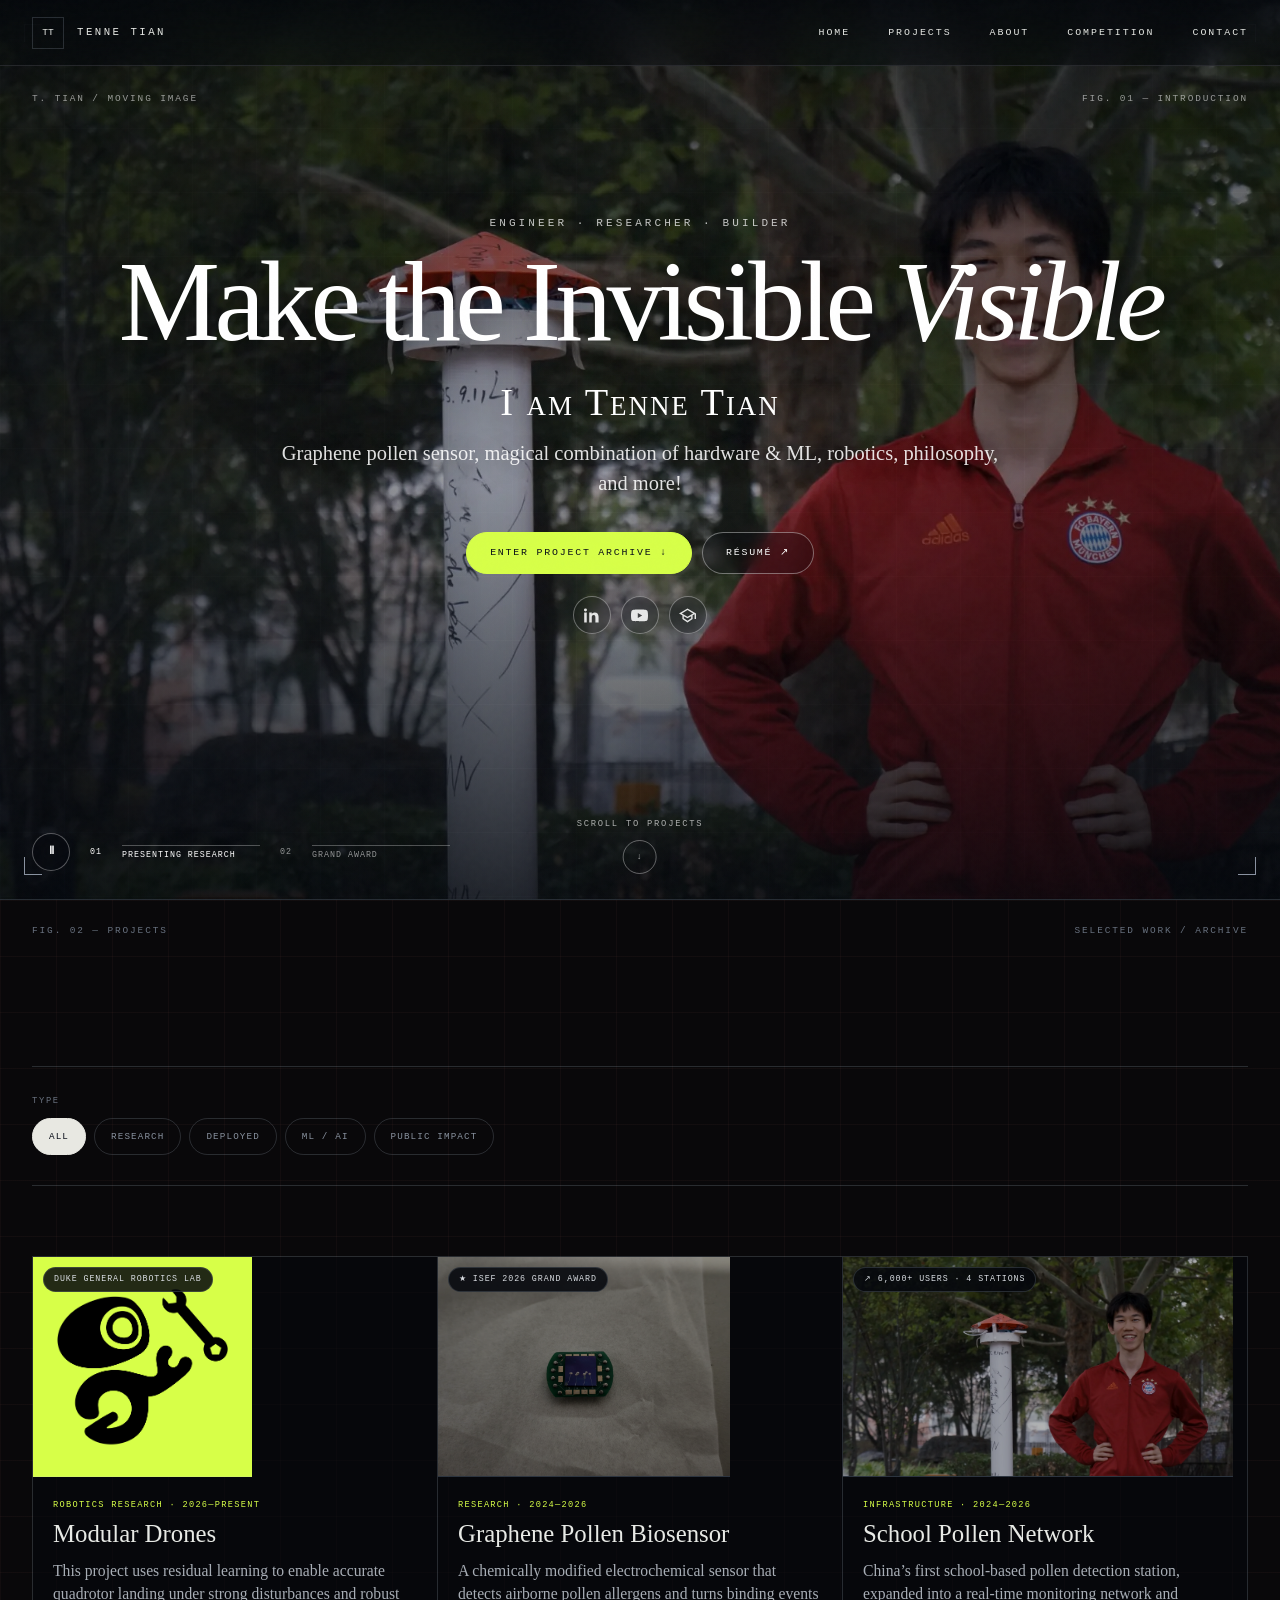
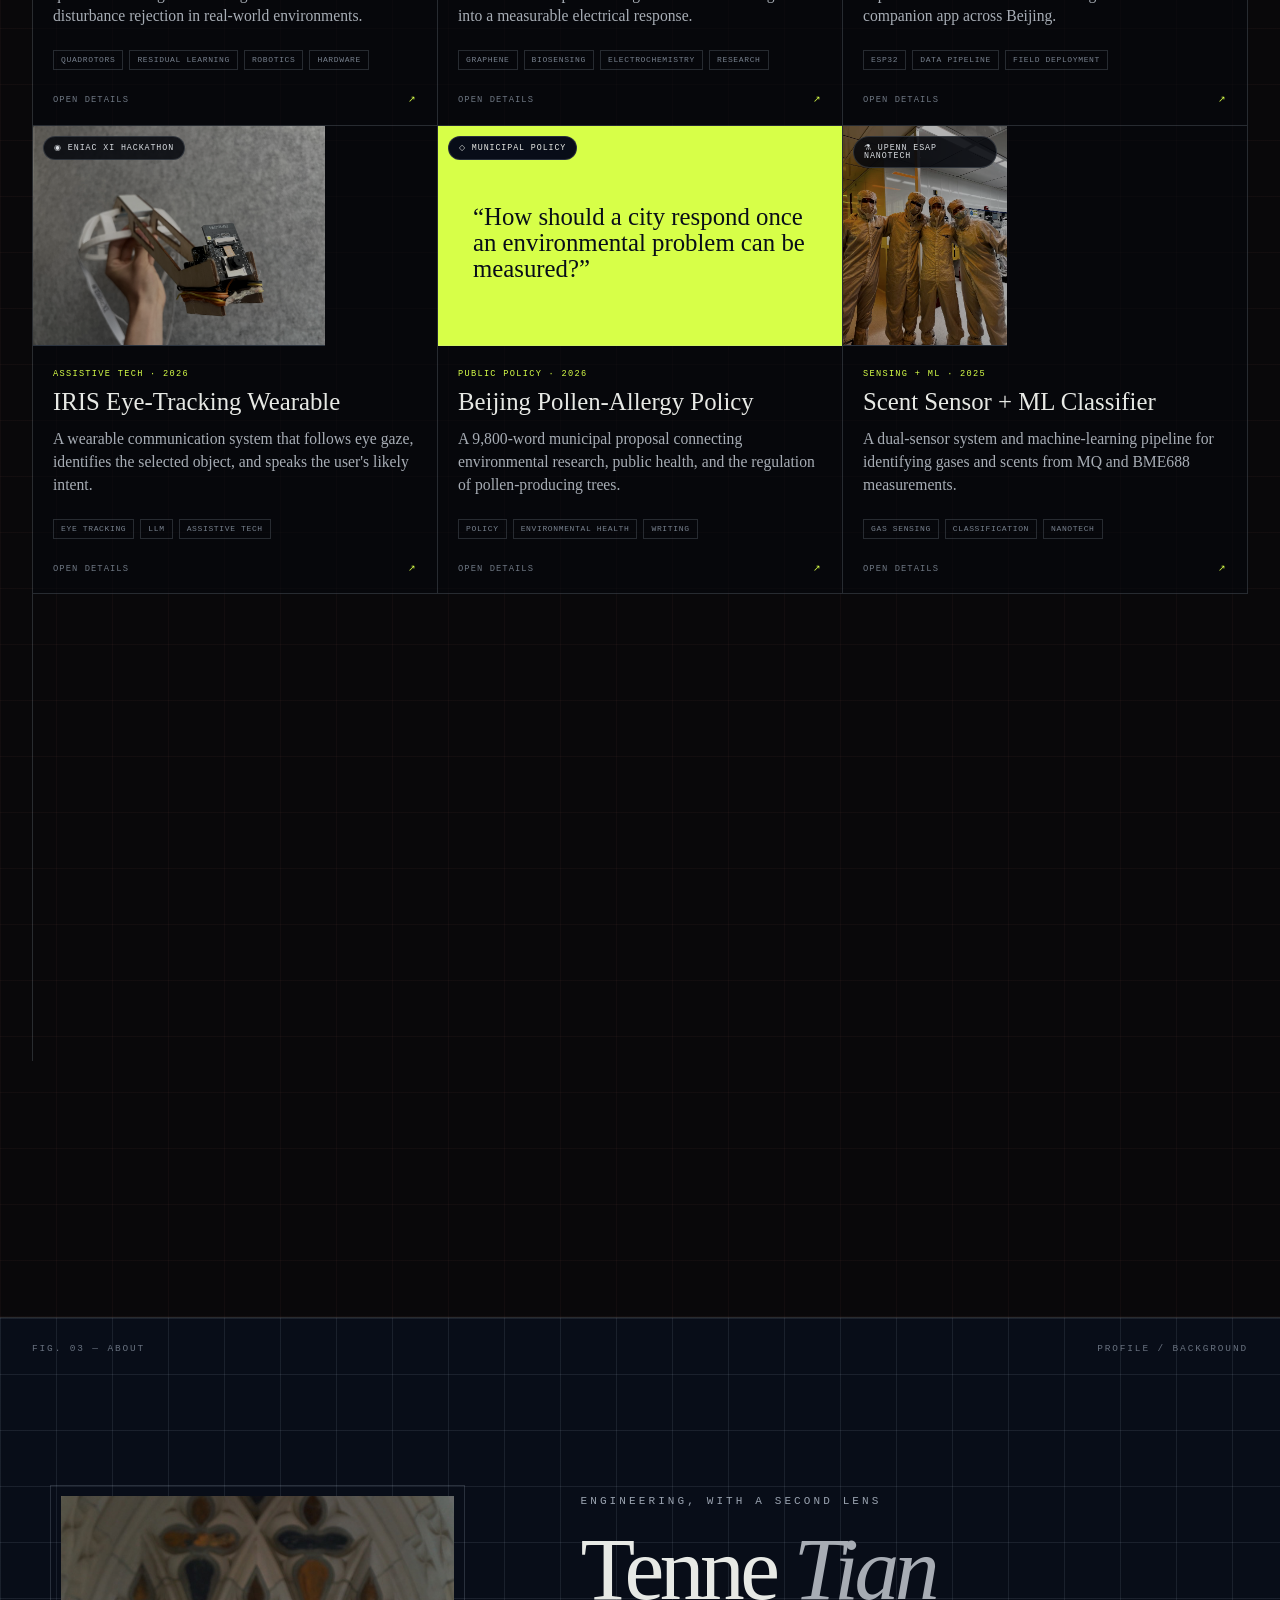
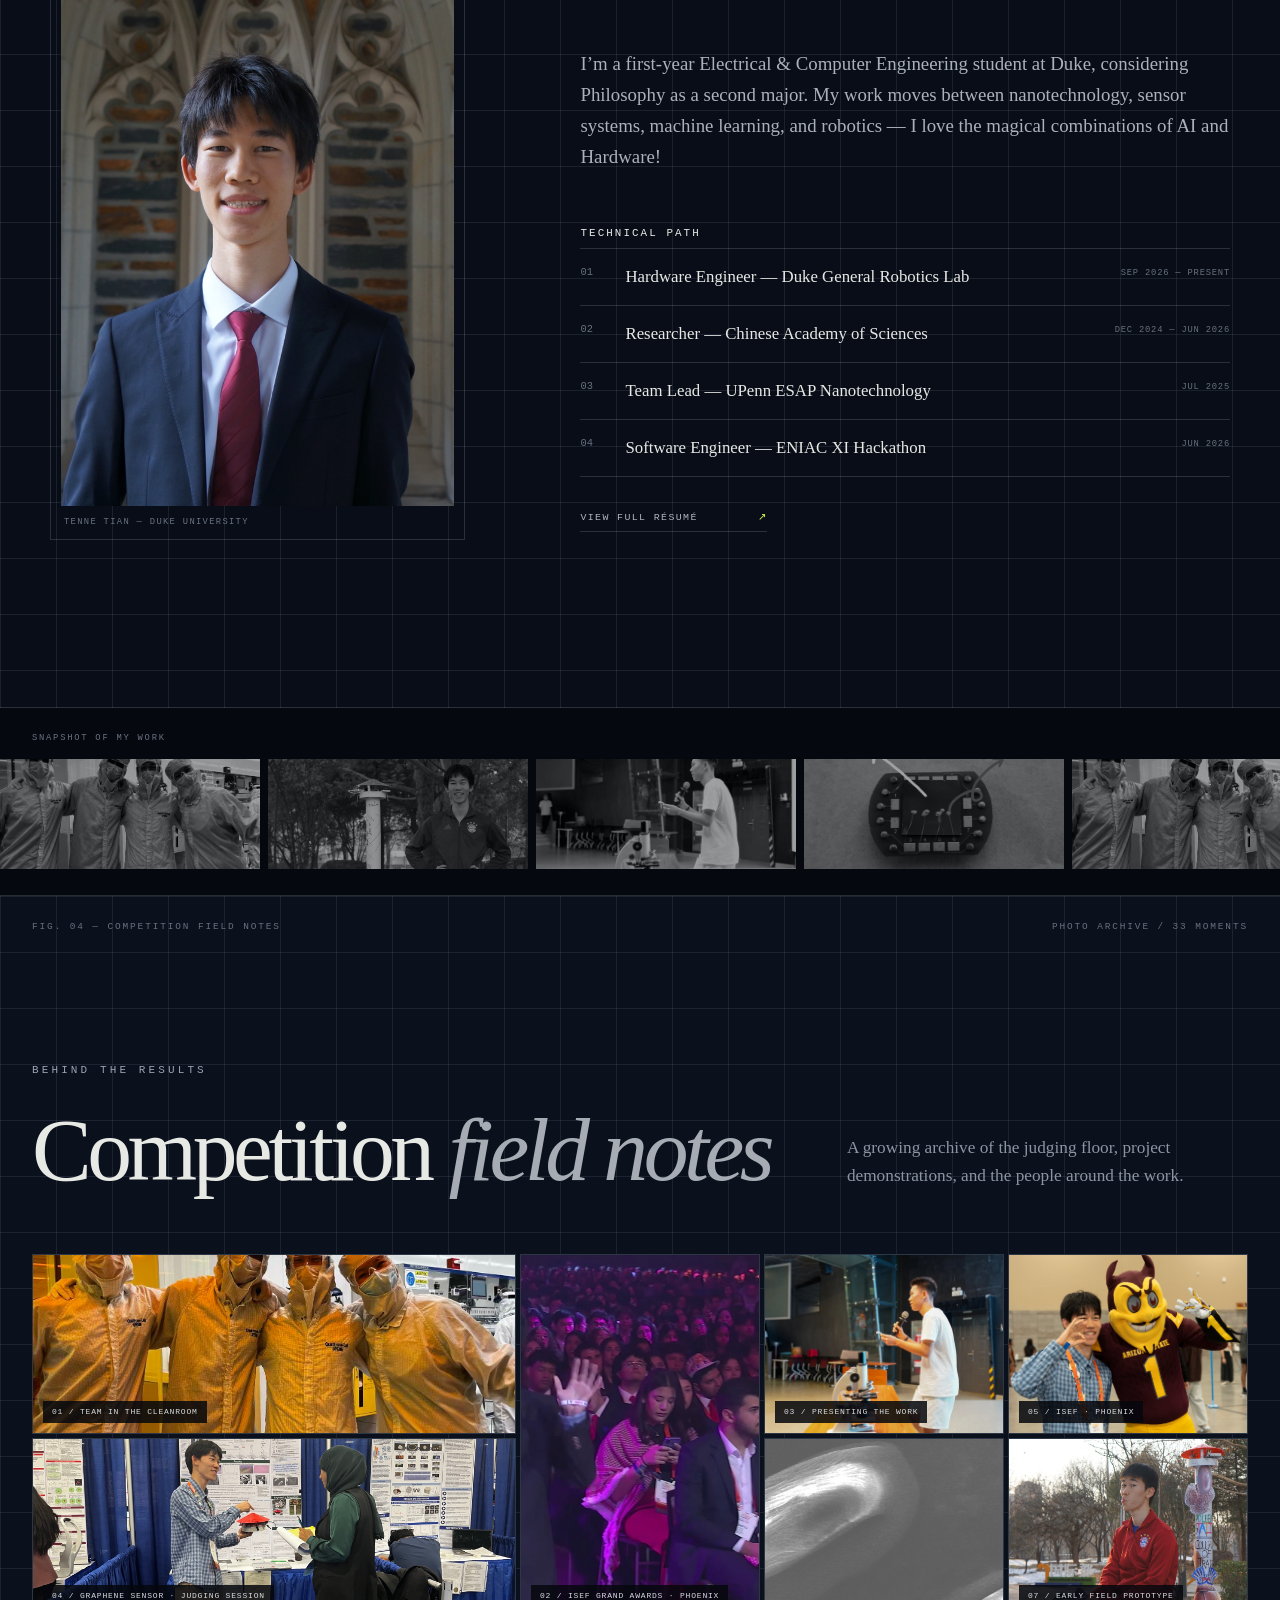
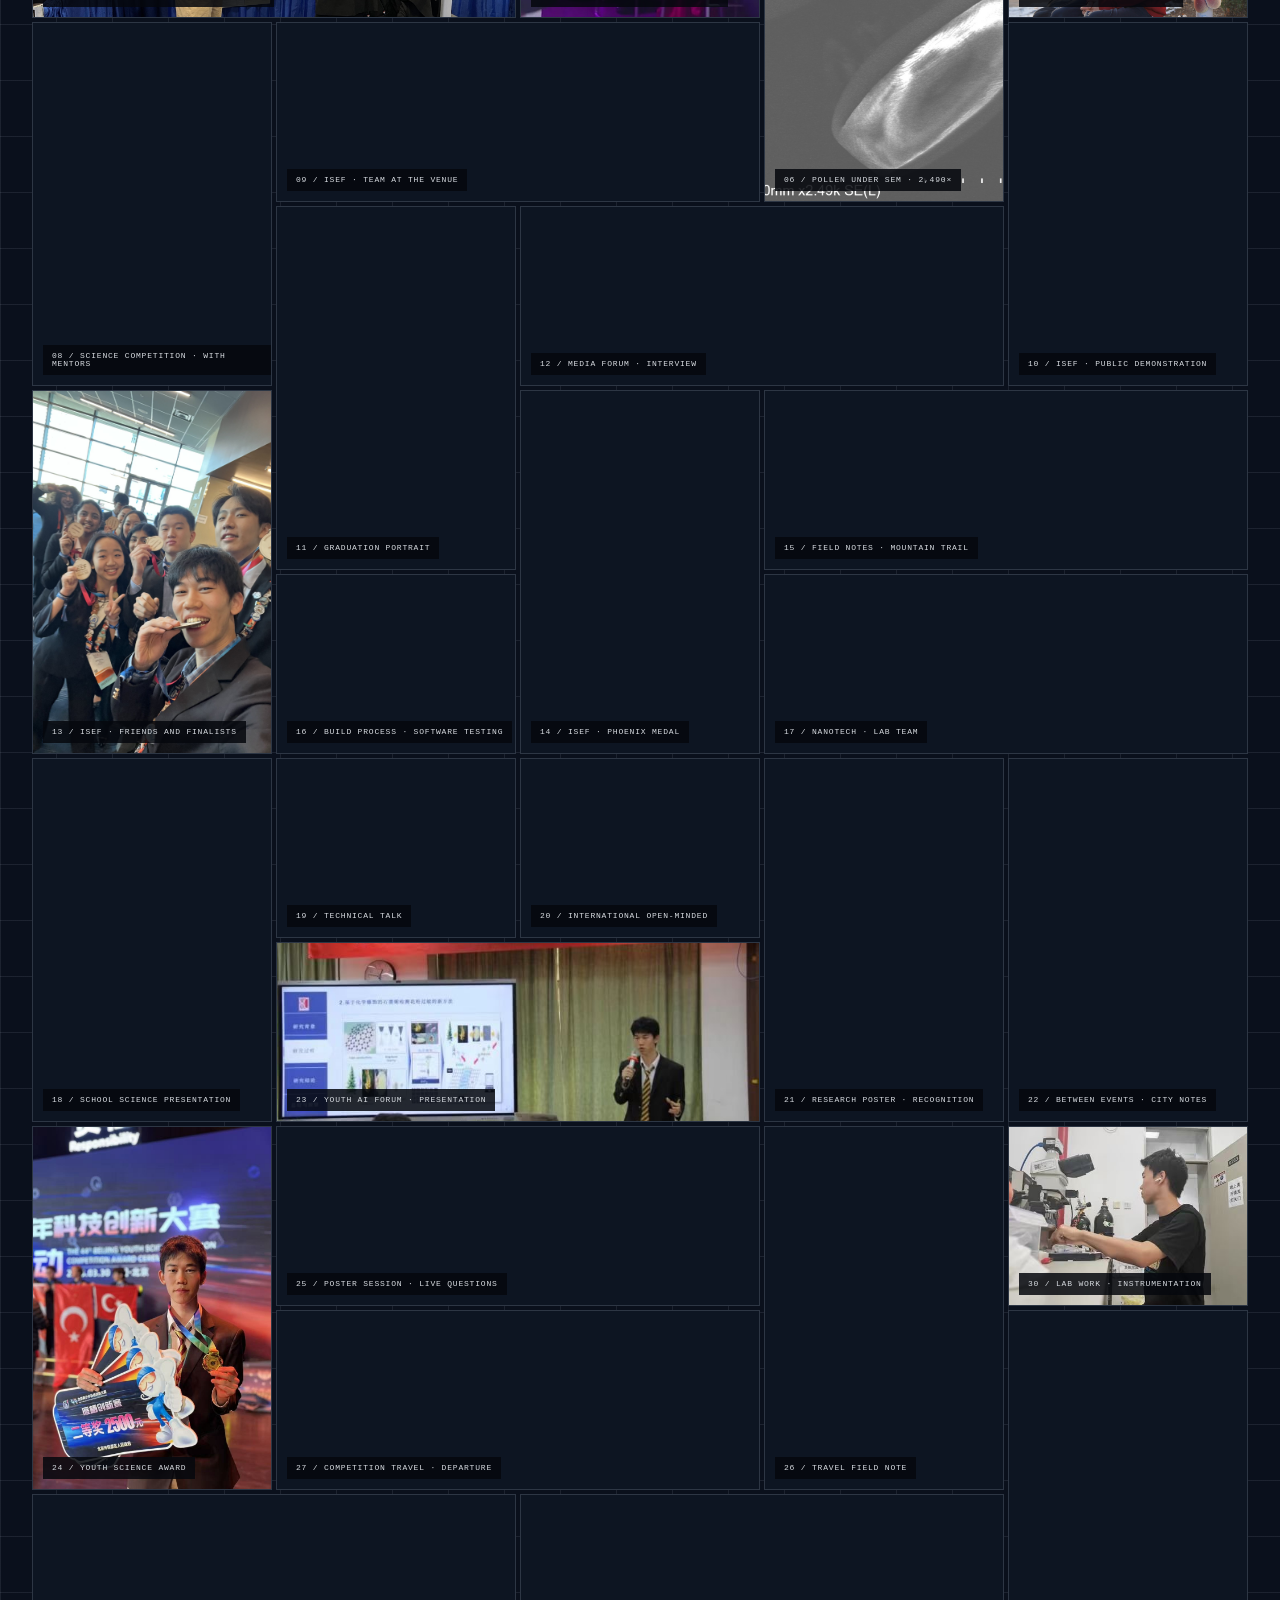
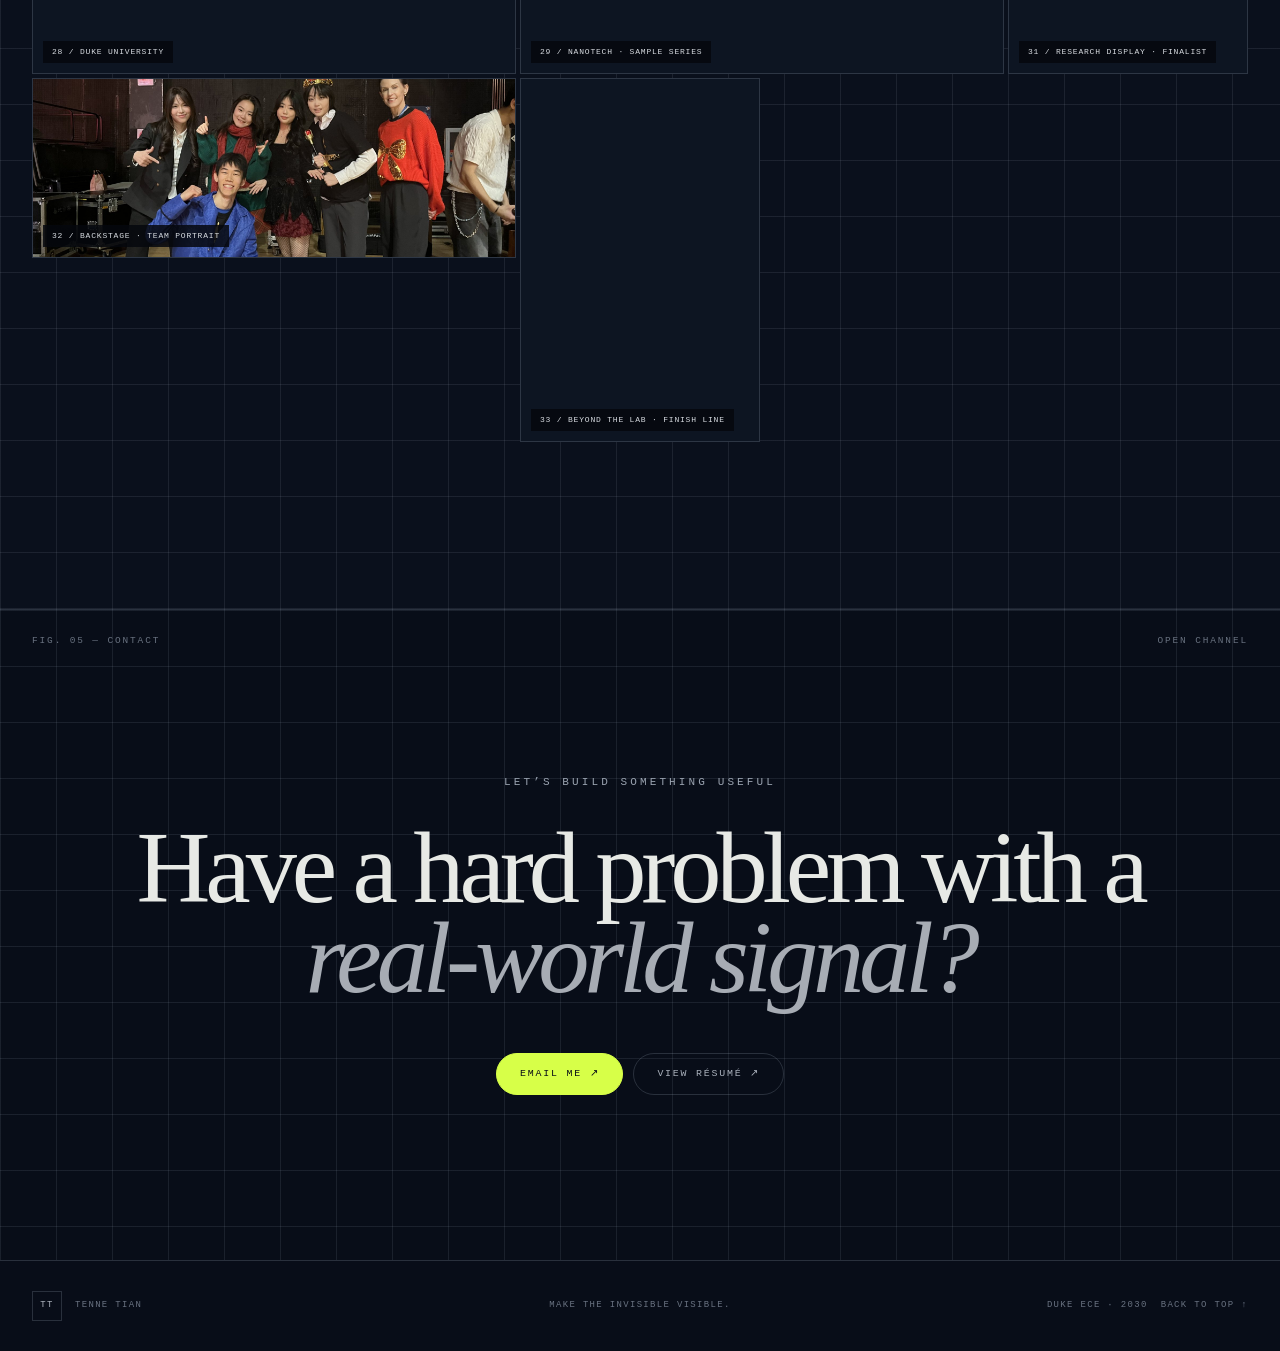
<file: index.html>
<!doctype html>
<html lang="en">
<head>
  <meta charset="UTF-8" />
  <meta name="viewport" content="width=device-width, initial-scale=1.0" />
  <meta name="description" content="Tenne Tian — an archive of projects in sensing, applied machine learning, assistive technology, and public infrastructure." />
  <meta name="theme-color" content="#080d18" />
  <meta name="robots" content="index, follow" />
  <link rel="canonical" href="https://tennetian.com/" />
  <meta property="og:type" content="website" />
  <meta property="og:site_name" content="Tenne Tian" />
  <meta property="og:title" content="Tenne Tian — Engineer, Researcher, Builder" />
  <meta property="og:description" content="Projects in sensing, applied machine learning, assistive technology, and public infrastructure." />
  <meta property="og:url" content="https://tennetian.com/" />
  <meta property="og:image" content="https://tennetian.com/assets/pollen-station.jpg" />
  <meta name="twitter:card" content="summary_large_image" />
  <title>Tenne Tian — Project Archive</title>
  <link rel="icon" href="assets/favicon.svg" type="image/svg+xml" />
  <link rel="stylesheet" href="styles.css?v=12" />
  <script src="script.js?v=8" defer></script>
</head>
<body>
  <a class="skip-link" href="#main">Skip to content</a>
  <div class="scroll-progress" aria-hidden="true"></div>
  <header class="site-header">
    <a class="wordmark" href="#home" aria-label="Tenne Tian — home"><span class="wordmark-box">TT</span><span>TENNE TIAN</span></a>
    <button class="menu-toggle" type="button" aria-expanded="false" aria-controls="site-nav"><span></span><span></span><span></span><span class="sr-only">Open menu</span></button>
    <nav id="site-nav" aria-label="Primary navigation">
      <a href="#home">Home</a><a href="#projects">Projects</a><a href="#about">About</a><a href="#competition">Competition</a><a href="#contact">Contact</a>
    </nav>
  </header>

  <main id="main">
    <section class="hero video-hero" id="home">
      <div class="video-stage" aria-label="Highlights from Tenne's research and competitions">
        <video class="hero-video is-active" data-hero-video muted playsinline preload="auto" poster="assets/pollen-station.jpg"><source src="assets/video/presenting-research-web.m4v" type="video/mp4" /></video>
        <video class="hero-video" data-hero-video muted playsinline preload="metadata" poster="assets/pollen-station.jpg"><source src="assets/video/grand-award.mp4" type="video/mp4" /></video>
      </div>
      <div class="video-shade" aria-hidden="true"></div>
      <span class="corner corner-tl" aria-hidden="true"></span><span class="corner corner-tr" aria-hidden="true"></span><span class="corner corner-bl" aria-hidden="true"></span><span class="corner corner-br" aria-hidden="true"></span>
      <div class="figure-label hero-figure"><span>T. TIAN / MOVING IMAGE</span><span>FIG. 01 — INTRODUCTION</span></div>
      <div class="hero-core reveal">
        <p class="eyebrow">ENGINEER · RESEARCHER · BUILDER</p>
        <h1>Make the Invisible <em>Visible</em></h1>
        <p class="hero-name">I am Tenne Tian</p>
        <p class="hero-lede">Graphene pollen sensor, magical combination of hardware &amp; ML, robotics, philosophy, and more!</p>
        <div class="hero-actions"><a class="pill pill-primary" href="#projects">ENTER PROJECT ARCHIVE ↓</a><a class="pill" href="TenneTian-Resume-Final-9.11.pdf" target="_blank">RÉSUMÉ ↗</a></div>
        <nav class="hero-socials" aria-label="Social profiles">
          <a href="https://www.linkedin.com/in/tenne-tian-2462ab370/" target="_blank" rel="noreferrer" aria-label="LinkedIn" title="LinkedIn"><svg viewBox="0 0 24 24" aria-hidden="true"><path d="M5.3 7.9H1.7V22h3.6V7.9ZM3.5 2A2.1 2.1 0 1 0 3.5 6.2 2.1 2.1 0 0 0 3.5 2ZM22 13.9c0-4.3-2.3-6.3-5.4-6.3-2.5 0-3.6 1.4-4.2 2.3v-2H8.8V22h3.6v-7c0-1.8.4-3.6 2.7-3.6s2.4 2.1 2.4 3.7V22H22v-8.1Z" /></svg><span class="sr-only">LinkedIn</span></a>
          <a href="https://www.youtube.com/@NaxiTian" target="_blank" rel="noreferrer" aria-label="YouTube" title="YouTube"><svg viewBox="0 0 24 24" aria-hidden="true"><path d="M23.5 6.2a3 3 0 0 0-2.1-2.1C19.5 3.6 12 3.6 12 3.6s-7.5 0-9.4.5A3 3 0 0 0 .5 6.2 31 31 0 0 0 0 12a31 31 0 0 0 .5 5.8 3 3 0 0 0 2.1 2.1c1.9.5 9.4.5 9.4.5s7.5 0 9.4-.5a3 3 0 0 0 2.1-2.1A31 31 0 0 0 24 12a31 31 0 0 0-.5-5.8ZM9.6 15.6V8.4L15.8 12l-6.2 3.6Z" /></svg><span class="sr-only">YouTube</span></a>
          <a href="https://scholar.google.com/citations?view_op=list_works&amp;hl=en&amp;user=qdiL6M4AAAAJ" target="_blank" rel="noreferrer" aria-label="Google Scholar" title="Google Scholar"><svg viewBox="0 0 24 24" aria-hidden="true"><path d="M12 2 0 9l4.8 2.8V17L12 22l7.2-5v-5.2L22 10.2V17h2V9L12 2Zm0 2.3L20 9l-8 4.7L4 9l8-4.7Zm5.2 11.6L12 19.5l-5.2-3.6v-2.9l5.2 3 5.2-3v2.9Z" /></svg><span class="sr-only">Google Scholar</span></a>
        </nav>
      </div>
      <div class="footage-controls" aria-label="Hero footage controls">
        <button class="footage-toggle" type="button" aria-label="Pause background footage" aria-pressed="false">Ⅱ</button>
        <div class="footage-track"><button class="footage-cue is-active" type="button" data-video-index="0"><span>01</span><i></i><em>PRESENTING RESEARCH</em></button><button class="footage-cue" type="button" data-video-index="1"><span>02</span><i></i><em>GRAND AWARD</em></button></div>
      </div>
      <a class="learn-more" href="#projects"><span>SCROLL TO PROJECTS</span><i>↓</i></a>
    </section>

    <section class="projects section grid-surface" id="projects">
      <div class="figure-label"><span>FIG. 02 — PROJECTS</span><span>SELECTED WORK / ARCHIVE</span></div>
      <div class="project-controls reveal">
        <div><p class="control-label">TYPE</p><div class="filters" role="group" aria-label="Filter projects by type"><button class="filter is-active" type="button" data-filter="all">ALL</button><button class="filter" type="button" data-filter="research">RESEARCH</button><button class="filter" type="button" data-filter="deployed">DEPLOYED</button><button class="filter" type="button" data-filter="ml">ML / AI</button><button class="filter" type="button" data-filter="public">PUBLIC IMPACT</button></div></div>
      </div>

      <div class="project-grid project-grid-continuous">
          <article class="project-card reveal" data-category="research ml" data-year="2026">
            <button class="project-open" type="button" aria-label="Open details for Modular Drones"><div class="project-media drone-icon-media"><img src="assets/projects/modular-drones/icon.png" alt="Modular drone and rover system icon" /><span class="badge">DUKE GENERAL ROBOTICS LAB</span></div><div class="project-summary"><span class="project-meta">ROBOTICS RESEARCH · 2026—PRESENT</span><h3>Modular Drones</h3><p>This project uses residual learning to enable accurate quadrotor landing under strong disturbances and robust disturbance rejection in real-world environments.</p><div class="tags"><span>QUADROTORS</span><span>RESIDUAL LEARNING</span><span>ROBOTICS</span><span>HARDWARE</span></div><span class="details-cue">OPEN DETAILS <i>↗</i></span></div></button>
            <template><div class="modal-kicker">01 / ROBOTICS RESEARCH · 2026—PRESENT</div><h2>Modular Drones</h2><p class="modal-lede">Reliable autonomous landing where controlled conditions disappear.</p><div class="modal-system drone-modal"><img src="assets/projects/modular-drones/icon.png" alt="Modular drone and rover system icon"></div><div class="modal-columns"><div><h3>The project</h3><p>This project uses residual learning to enable accurate quadrotor landing under strong disturbances and robust disturbance rejection in real-world environments. The integrated drone-rover system is designed to collect ice sheets in Greenland’s extreme conditions.</p></div><div><h3>My work</h3><ul><li>Engineer hardware for the autonomous drone-docking system</li><li>Optimize and test landing algorithms for accuracy, reliability, and energy efficiency</li><li>Build a DIY wind tunnel for disturbance and wind-resistance testing</li></ul></div></div></template>
          </article>

          <article class="project-card reveal" data-category="research deployed public" data-year="2026">
            <button class="project-open" type="button" aria-label="Open details for Graphene Pollen Biosensor"><div class="project-media"><img src="assets/projects/graphene/sensor-device.jpg" alt="Graphene pollen biosensor device" /><span class="badge">★ ISEF 2026 GRAND AWARD</span></div><div class="project-summary"><span class="project-meta">RESEARCH · 2024—2026</span><h3>Graphene Pollen Biosensor</h3><p>A chemically modified electrochemical sensor that detects airborne pollen allergens and turns binding events into a measurable electrical response.</p><div class="tags"><span>GRAPHENE</span><span>BIOSENSING</span><span>ELECTROCHEMISTRY</span><span>RESEARCH</span></div><span class="details-cue">OPEN DETAILS <i>↗</i></span></div></button>
            <template><div class="modal-kicker">02 / RESEARCH · 2024—2026</div><h2>Graphene Pollen Biosensor</h2><p class="modal-lede">Can an invisible allergen become an electrical signal?</p><div class="modal-gallery"><figure class="modal-gallery-feature"><img src="assets/projects/graphene/sensor-device.jpg" alt="Graphene four-electrode pollen biosensor device"><figcaption>The graphene four-electrode sensing device</figcaption></figure><figure><img src="assets/projects/graphene/pine-pollen-sem.jpg" alt="Scanning electron microscope image of pine pollen"><figcaption>Pine pollen under SEM · 600×</figcaption></figure><figure><img src="assets/projects/graphene/poplar-pollen-sem.jpg" alt="Scanning electron microscope image of poplar pollen"><figcaption>Poplar pollen under SEM · 4,000×</figcaption></figure></div><div class="modal-columns"><div><h3>What I built</h3><p>Fabricated, chemically modified, and characterized graphene-based electrochemical sensors. I validated the results against hospital and weather-station field data and documented the methodology across an 18,500-word paper and 40,000-word experimental log.</p></div><div><h3>Outcome</h3><ul><li>Regeneron ISEF 2026 Grand Award</li><li>Published in <em>Advances in Materials Physics and Chemistry</em></li><li>Became the sensing foundation for four live stations</li></ul></div></div><div class="modal-media-section"><h3>Play the project video</h3><div class="modal-video youtube-embed" data-youtube-id="Ye94bwNYTG8" data-youtube-title="Graphene pollen sensor project video"><a class="youtube-fallback" href="https://www.youtube.com/watch?v=Ye94bwNYTG8" target="_blank" rel="noreferrer"><img src="assets/projects/graphene/sensor-device.jpg" alt=""><span>WATCH PROJECT VIDEO ON YOUTUBE ↗</span></a></div></div><section class="resource-section" aria-label="Research materials"><div class="resource-heading"><h3>Research materials</h3><p>Open the published work and complete project documentation.</p></div><div class="resource-grid"><a class="resource-card" href="https://isef.net/project/enbm063-graphene-based-pollen-sensor" target="_blank" rel="noreferrer"><span>OFFICIAL PROJECT</span><strong>ISEF Project Page</strong><small>Project entry and competition record</small><i>↗</i></a><a class="resource-card" href="https://www.scirp.org/journal/paperinformation?paperid=149269" target="_blank" rel="noreferrer"><span>PUBLISHED PAPER</span><strong>Read the Research Paper</strong><small>Advances in Materials Physics and Chemistry</small><i>↗</i></a><a class="resource-card" href="assets/docs/graphene-pollen-sensor-presentation.pdf" target="_blank" rel="noreferrer"><span>SLIDE DECK</span><strong>Research Presentation</strong><small>Methods, results, and engineering adaptation</small><i>↗</i></a><a class="resource-card" href="assets/docs/graphene-pollen-sensor-poster.pdf" target="_blank" rel="noreferrer"><span>PDF POSTER</span><strong>Full Research Poster</strong><small>Complete ISEF poster</small><i>↗</i></a></div></section></template>
          </article>

          <article class="project-card reveal" data-delay="1" data-category="deployed public" data-year="2026">
            <button class="project-open" type="button" aria-label="Open details for School Pollen Network"><div class="project-media"><img src="assets/pollen-station.jpg" alt="Deployed pollen monitoring station" /><span class="badge">↗ 6,000+ USERS · 4 STATIONS</span></div><div class="project-summary"><span class="project-meta">INFRASTRUCTURE · 2024—2026</span><h3>School Pollen Network</h3><p>China’s first school-based pollen detection station, expanded into a real-time monitoring network and companion app across Beijing.</p><div class="tags"><span>ESP32</span><span>DATA PIPELINE</span><span>FIELD DEPLOYMENT</span></div><span class="details-cue">OPEN DETAILS <i>↗</i></span></div></button>
            <template><div class="modal-kicker">03 / INFRASTRUCTURE · 2024—2026</div><h2>School Pollen Detection Network</h2><p class="modal-lede">Research only helps when people can use it.</p><div class="modal-gallery"><figure class="modal-gallery-feature"><img src="assets/projects/pollen-network/deployed-station.jpg" alt="Tenne standing beside a deployed pollen monitoring station"><figcaption>The deployed station in Beijing</figcaption></figure><figure><img src="assets/projects/pollen-network/early-station.jpg" alt="Tenne beside an early pollen station prototype"><figcaption>An early field prototype</figcaption></figure><figure><img src="assets/pollen-station.jpg" alt="Pollen monitoring station in use"><figcaption>Field deployment</figcaption></figure></div><div class="modal-columns"><div><h3>The system</h3><p>I built and deployed four monitoring stations, designed the station-to-app pipeline, added Wi-Fi for automatic updates, and improved accuracy in wind and rain.</p></div><div><h3>Scale</h3><ul><li>4 physical stations across Beijing</li><li>6,000+ real-time app users</li><li>Beijing 1st Prize and National 2nd Prize</li></ul></div></div><div class="modal-media-section"><h3>Watch the network in action</h3><div class="modal-video youtube-embed" data-youtube-id="vELkRwcIeko" data-youtube-title="School pollen detection network project video"><a class="youtube-fallback" href="https://youtu.be/vELkRwcIeko" target="_blank" rel="noreferrer"><img src="assets/projects/pollen-network/deployed-station.jpg" alt=""><span>WATCH PROJECT VIDEO ON YOUTUBE ↗</span></a></div></div></template>
          </article>

          <article class="project-card reveal" data-delay="2" data-category="ml" data-year="2026">
            <button class="project-open" type="button" aria-label="Open details for IRIS"><div class="project-media"><img src="assets/projects/iris/prototype.jpg" alt="IRIS wearable prototype with an ESP32 camera" /><span class="badge">◉ ENIAC XI HACKATHON</span></div><div class="project-summary"><span class="project-meta">ASSISTIVE TECH · 2026</span><h3>IRIS Eye-Tracking Wearable</h3><p>A wearable communication system that follows eye gaze, identifies the selected object, and speaks the user's likely intent.</p><div class="tags"><span>EYE TRACKING</span><span>LLM</span><span>ASSISTIVE TECH</span></div><span class="details-cue">OPEN DETAILS <i>↗</i></span></div></button>
            <template><div class="modal-kicker">04 / ASSISTIVE TECHNOLOGY · 2026</div><h2>IRIS Eye-Tracking Wearable</h2><p class="modal-lede">Look. Link. Speak.</p><div class="modal-gallery"><figure class="modal-gallery-feature"><img src="assets/projects/iris/prototype.jpg" alt="IRIS wearable prototype with an ESP32 camera"><figcaption>The IRIS hardware prototype</figcaption></figure><figure><img src="assets/projects/iris/presentation-cover.jpg" alt="IRIS project presentation cover"><figcaption>IRIS at the ENIAC XI Hackathon</figcaption></figure><figure class="modal-system"><span>LOOK</span><i>→</i><span>IDENTIFY</span><i>→</i><span>SPEAK</span></figure></div><div class="modal-columns"><div><h3>My contribution</h3><p>I designed the gaze-to-language pipeline, turning a stable gaze fixation and scene capture into a focused prompt and a spoken suggestion for a caregiver.</p></div><div><h3>Prototype results</h3><ul><li>85% gaze-tracking accuracy</li><li>92% object-detection accuracy</li><li>1.5-second end-to-end response</li><li>Four-person hackathon team</li></ul></div></div><div class="modal-media-section"><h3>Prototype demo</h3><video class="modal-video-file" controls preload="metadata" poster="assets/projects/iris/prototype.jpg"><source src="assets/projects/iris/demo.mp4" type="video/mp4"></video></div><div class="modal-resources"><a class="modal-link" href="assets/docs/iris-presentation.pdf" target="_blank">VIEW PROJECT DECK ↗</a></div></template>
          </article>

          <article class="project-card reveal" data-category="public research" data-year="2026">
            <button class="project-open" type="button" aria-label="Open details for Beijing pollen policy"><div class="project-media quote-media"><blockquote>“How should a city respond once an environmental problem can be measured?”</blockquote><span class="badge">◇ MUNICIPAL POLICY</span></div><div class="project-summary"><span class="project-meta">PUBLIC POLICY · 2026</span><h3>Beijing Pollen-Allergy Policy</h3><p>A 9,800-word municipal proposal connecting environmental research, public health, and the regulation of pollen-producing trees.</p><div class="tags"><span>POLICY</span><span>ENVIRONMENTAL HEALTH</span><span>WRITING</span></div><span class="details-cue">OPEN DETAILS <i>↗</i></span></div></button>
            <template><div class="modal-kicker">05 / PUBLIC POLICY · 2026</div><h2>Beijing Pollen-Allergy Policy</h2><p class="modal-lede">Translating environmental evidence into a civic argument.</p><div class="modal-columns"><div><h3>The work</h3><p>I authored a 9,800-word proposal for the Beijing municipal government, connecting pollen-allergy evidence with urban-tree management and prevention.</p></div><div><h3>Impact</h3><ul><li>Contributed to passage of a new local policy</li><li>Regulation of pollen-producing trees</li><li>Connected technical research to municipal action</li></ul></div></div></template>
          </article>

          <article class="project-card reveal" data-category="research ml" data-year="2025">
            <button class="project-open" type="button" aria-label="Open details for Scent Sensor and ML Classifier"><div class="project-media"><img src="assets/cleanroom.jpg" alt="Nanotechnology team in a cleanroom" /><span class="badge">⚗ UPENN ESAP NANOTECH</span></div><div class="project-summary"><span class="project-meta">SENSING + ML · 2025</span><h3>Scent Sensor + ML Classifier</h3><p>A dual-sensor system and machine-learning pipeline for identifying gases and scents from MQ and BME688 measurements.</p><div class="tags"><span>GAS SENSING</span><span>CLASSIFICATION</span><span>NANOTECH</span></div><span class="details-cue">OPEN DETAILS <i>↗</i></span></div></button>
            <template><div class="modal-kicker">06 / WEARABLE SENSING · 2025</div><h2>Scent Sensor + ML Classifier</h2><p class="modal-lede">Can a compact sensor learn the signature of gases and scents?</p><div class="modal-gallery"><figure class="modal-gallery-feature"><img src="assets/projects/scent/presentation-cover.jpg" alt="Project Sentrix presentation cover"><figcaption>Project Sentrix at UPenn Engineering</figcaption></figure><figure><img src="assets/cleanroom.jpg" alt="UPenn project team in the cleanroom"><figcaption>The three-person project team</figcaption></figure><figure class="modal-system"><span>MQ SENSORS</span><i>+</i><span>BME688</span><i>→</i><span>ML</span></figure></div><div class="modal-columns"><div><h3>What I led</h3><p>I led a three-member team across the dual-sensor build, raw-data collection, calibration, and machine-learning pipeline. We trained the BME688 using clean-air and coffee scent measurements and tracked gas concentration with MQ sensors.</p></div><div><h3>Context</h3><ul><li>Seven-week UPenn ESAP program</li><li>35 hours per week</li><li>MQ-135, MQ-3, and BME688 sensor system</li></ul></div></div><div class="modal-resources"><a class="modal-link" href="assets/docs/scent-sensor-presentation.pdf" target="_blank">VIEW PROJECT DECK ↗</a></div></template>
          </article>

          <article class="project-card reveal" data-category="ml public" data-year="2024">
            <button class="project-open" type="button" aria-label="Open details for Blood Test Interpretation Platform"><div class="project-media diagram-media medical-media"><svg viewBox="0 0 500 180" aria-hidden="true"><path d="M10 100h65l20-47 38 98 34-73 30 23h46l20-63 39 105 36-64 27 21h125" /></svg><span class="badge">＋ HOSPITAL TRIAL</span></div><div class="project-summary"><span class="project-meta">AI PLATFORM · 2024</span><h3>Blood-Test Interpretation Platform</h3><p>A decision-support prototype and AI agent for structuring blood-test information in crowded hospital settings.</p><div class="tags"><span>AI AGENT</span><span>DOCUMENT INPUT</span><span>HEALTHCARE</span></div><span class="details-cue">OPEN DETAILS <i>↗</i></span></div></button>
            <template><div class="modal-kicker">07 / AI PLATFORM · 2024</div><h2>Blood-Test Interpretation Platform</h2><p class="modal-lede">Make routine information faster to interpret.</p><div class="modal-system medical-system"><span>TEST SHEET</span><i>→</i><span>AI AGENT</span><i>→</i><span>STRUCTURED GUIDANCE</span></div><div class="modal-columns"><div><h3>What I led</h3><p>I led a four-person team building the platform and its AI-agent workflow from document input to generated interpretation and prompt prescription suggestions.</p></div><div><h3>Status</h3><ul><li>Four-week development cycle</li><li>Prototype entered trial at Beijing SJS Hospital</li><li>Designed as decision support, not a replacement for clinical judgment</li></ul></div></div></template>
          </article>
      </div>
      <p class="no-results" hidden>NO PROJECTS MATCH THESE FILTERS.</p>
    </section>

    <section class="about section grid-surface" id="about">
      <div class="figure-label"><span>FIG. 03 — ABOUT</span><span>PROFILE / BACKGROUND</span></div>
      <div class="about-grid">
        <figure class="portrait-frame reveal"><img src="assets/tenne-portrait.jpeg" alt="Portrait of Tenne Tian at Duke University" /><figcaption>TENNE TIAN — DUKE UNIVERSITY</figcaption></figure>
        <div class="about-copy reveal">
          <p class="eyebrow">ENGINEERING, WITH A SECOND LENS</p>
          <h2>Tenne <em>Tian</em></h2>
          <p>I’m a first-year Electrical & Computer Engineering student at Duke, considering Philosophy as a second major. My work moves between nanotechnology, sensor systems, machine learning, and robotics — I love the magical combinations of AI and Hardware!</p>
          <h3>Technical path</h3>
          <ol class="roles"><li><span>01</span><div><strong>Hardware Engineer — Duke General Robotics Lab</strong><small>SEP 2026 — PRESENT</small></div></li><li><span>02</span><div><strong>Researcher — Chinese Academy of Sciences</strong><small>DEC 2024 — JUN 2026</small></div></li><li><span>03</span><div><strong>Team Lead — UPenn ESAP Nanotechnology</strong><small>JUL 2025</small></div></li><li><span>04</span><div><strong>Software Engineer — ENIAC XI Hackathon</strong><small>JUN 2026</small></div></li></ol>
          <a class="text-arrow" href="TenneTian-Resume-Final-9.11.pdf" target="_blank">VIEW FULL RÉSUMÉ <span>↗</span></a>
        </div>
      </div>
    </section>

    <section class="photo-ribbon" aria-label="Snapshot of my work">
      <p>SNAPSHOT OF MY WORK</p>
      <div class="ribbon-track"><img src="assets/cleanroom.jpg" alt="Nanotechnology team in a cleanroom" /><img src="assets/pollen-station.jpg" alt="Pollen station in Beijing" /><img src="assets/science-presentation.jpg" alt="Science presentation" /><img src="assets/graphene-hero.png" alt="Graphene sensor chip" /><img src="assets/cleanroom.jpg" alt="" aria-hidden="true" /><img src="assets/pollen-station.jpg" alt="" aria-hidden="true" /><img src="assets/science-presentation.jpg" alt="" aria-hidden="true" /></div>
    </section>

    <section class="competition section grid-surface" id="competition">
      <div class="figure-label"><span>FIG. 04 — COMPETITION FIELD NOTES</span><span>PHOTO ARCHIVE / 33 MOMENTS</span></div>
      <div class="competition-heading reveal"><div><p class="eyebrow">BEHIND THE RESULTS</p><h2>Competition <em>field notes</em></h2></div><p>A growing archive of the judging floor, project demonstrations, and the people around the work.</p></div>
      <div class="competition-grid">
        <figure class="photo-slot slot-wide reveal"><img src="assets/cleanroom.jpg" alt="Team working during a nanotechnology program" /><figcaption>01 / TEAM IN THE CLEANROOM</figcaption></figure>
        <figure class="photo-slot slot-tall reveal" data-delay="1"><img src="assets/projects/graphene/isef-grand-awards.jpg" alt="Tenne waving at the Regeneron ISEF Grand Awards ceremony" /><figcaption>02 / ISEF GRAND AWARDS · PHOENIX</figcaption></figure>
        <figure class="photo-slot reveal" data-delay="2"><img src="assets/science-presentation.jpg" alt="Tenne presenting science work" /><figcaption>03 / PRESENTING THE WORK</figcaption></figure>
        <figure class="photo-slot slot-wide reveal"><img src="assets/projects/graphene/isef-judging.jpg" alt="Tenne explaining the graphene pollen sensor during ISEF judging" /><figcaption>04 / GRAPHENE SENSOR · JUDGING SESSION</figcaption></figure>
        <figure class="photo-slot reveal" data-delay="1"><img src="assets/projects/graphene/isef-mascot.jpg" alt="Tenne with the Arizona State mascot at Regeneron ISEF" /><figcaption>05 / ISEF · PHOENIX</figcaption></figure>
        <figure class="photo-slot slot-tall reveal" data-delay="2"><img src="assets/projects/graphene/false-spirea-pollen-sem.jpg" alt="Scanning electron microscope image of false spirea pollen" /><figcaption>06 / POLLEN UNDER SEM · 2,490×</figcaption></figure>
        <figure class="photo-slot reveal"><img src="assets/projects/pollen-network/early-station.jpg" alt="Tenne beside an early pollen station prototype" /><figcaption>07 / EARLY FIELD PROTOTYPE</figcaption></figure>
        <figure class="photo-slot slot-tall reveal" data-delay="1"><img loading="lazy" decoding="async" src="assets/competition/photo-remix/field-note-01.jpg" alt="Tenne with mentors at a science competition" /><figcaption>08 / SCIENCE COMPETITION · WITH MENTORS</figcaption></figure>
        <figure class="photo-slot slot-wide reveal" data-delay="2"><img loading="lazy" decoding="async" src="assets/competition/photo-remix/field-note-02.jpg" alt="Student team at the Regeneron ISEF venue" /><figcaption>09 / ISEF · TEAM AT THE VENUE</figcaption></figure>
        <figure class="photo-slot slot-tall reveal"><img loading="lazy" decoding="async" src="assets/competition/photo-remix/field-note-03.jpg" alt="Tenne presenting research to a crowd at ISEF" /><figcaption>10 / ISEF · PUBLIC DEMONSTRATION</figcaption></figure>
        <figure class="photo-slot slot-tall reveal" data-delay="1"><img loading="lazy" decoding="async" src="assets/competition/photo-remix/field-note-04.jpg" alt="Tenne in graduation attire holding school mascots" /><figcaption>11 / GRADUATION PORTRAIT</figcaption></figure>
        <figure class="photo-slot slot-wide reveal" data-delay="2"><img loading="lazy" decoding="async" src="assets/competition/photo-remix/field-note-05.jpg" alt="Tenne speaking at a media forum" /><figcaption>12 / MEDIA FORUM · INTERVIEW</figcaption></figure>
        <figure class="photo-slot slot-tall reveal"><img loading="lazy" decoding="async" src="assets/competition/photo-remix/field-note-06.jpg" alt="Tenne and fellow students at ISEF" /><figcaption>13 / ISEF · FRIENDS AND FINALISTS</figcaption></figure>
        <figure class="photo-slot slot-tall reveal" data-delay="1"><img loading="lazy" decoding="async" src="assets/competition/photo-remix/field-note-07.jpg" alt="Tenne with an ISEF medal in Phoenix" /><figcaption>14 / ISEF · PHOENIX MEDAL</figcaption></figure>
        <figure class="photo-slot slot-wide reveal" data-delay="2"><img loading="lazy" decoding="async" src="assets/competition/photo-remix/field-note-08.jpg" alt="Tenne hiking in the mountains with a friend" /><figcaption>15 / FIELD NOTES · MOUNTAIN TRAIL</figcaption></figure>
        <figure class="photo-slot reveal"><img loading="lazy" decoding="async" src="assets/competition/photo-remix/field-note-09.jpg" alt="Computer screen showing a prototype in development" /><figcaption>16 / BUILD PROCESS · SOFTWARE TESTING</figcaption></figure>
        <figure class="photo-slot slot-wide reveal" data-delay="1"><img loading="lazy" decoding="async" src="assets/competition/photo-remix/field-note-10.jpg" alt="Nanotechnology teammates working in a laboratory" /><figcaption>17 / NANOTECH · LAB TEAM</figcaption></figure>
        <figure class="photo-slot slot-tall reveal" data-delay="2"><img loading="lazy" decoding="async" src="assets/competition/photo-remix/field-note-11.jpg" alt="Tenne giving a school science presentation" /><figcaption>18 / SCHOOL SCIENCE PRESENTATION</figcaption></figure>
        <figure class="photo-slot reveal"><img loading="lazy" decoding="async" src="assets/competition/photo-remix/field-note-12.jpg" alt="Tenne presenting technical work at a conference" /><figcaption>19 / TECHNICAL TALK</figcaption></figure>
        <figure class="photo-slot reveal" data-delay="1"><img loading="lazy" decoding="async" src="assets/competition/photo-remix/field-note-13.jpg" alt="Tenne at an International Open-Minded event" /><figcaption>20 / INTERNATIONAL OPEN-MINDED</figcaption></figure>
        <figure class="photo-slot slot-tall reveal" data-delay="2"><img loading="lazy" decoding="async" src="assets/competition/photo-remix/field-note-14.jpg" alt="Tenne holding flowers beside a science poster" /><figcaption>21 / RESEARCH POSTER · RECOGNITION</figcaption></figure>
        <figure class="photo-slot slot-tall reveal"><img loading="lazy" decoding="async" src="assets/competition/photo-remix/field-note-15.jpg" alt="Tenne visiting an evening city venue" /><figcaption>22 / BETWEEN EVENTS · CITY NOTES</figcaption></figure>
        <figure class="photo-slot slot-wide reveal" data-delay="1"><img loading="lazy" decoding="async" src="assets/competition/photo-remix/field-note-16.jpg" alt="Tenne speaking at a youth artificial intelligence forum" /><figcaption>23 / YOUTH AI FORUM · PRESENTATION</figcaption></figure>
        <figure class="photo-slot slot-tall reveal" data-delay="2"><img loading="lazy" decoding="async" src="assets/competition/photo-remix/field-note-17.jpg" alt="Tenne holding an award at a youth science competition" /><figcaption>24 / YOUTH SCIENCE AWARD</figcaption></figure>
        <figure class="photo-slot slot-wide reveal"><img loading="lazy" decoding="async" src="assets/competition/photo-remix/field-note-18.jpg" alt="Visitors gathering around Tenne's research poster" /><figcaption>25 / POSTER SESSION · LIVE QUESTIONS</figcaption></figure>
        <figure class="photo-slot slot-tall reveal" data-delay="1"><img loading="lazy" decoding="async" src="assets/competition/photo-remix/field-note-19.jpg" alt="Tenne reflected in an architectural mirror" /><figcaption>26 / TRAVEL FIELD NOTE</figcaption></figure>
        <figure class="photo-slot slot-wide reveal" data-delay="2"><img loading="lazy" decoding="async" src="assets/competition/photo-remix/field-note-20.jpg" alt="Tenne at an airport during competition travel" /><figcaption>27 / COMPETITION TRAVEL · DEPARTURE</figcaption></figure>
        <figure class="photo-slot slot-wide reveal"><img loading="lazy" decoding="async" src="assets/competition/photo-remix/field-note-21.jpg" alt="Tenne outside a Duke University building" /><figcaption>28 / DUKE UNIVERSITY</figcaption></figure>
        <figure class="photo-slot slot-wide reveal" data-delay="1"><img loading="lazy" decoding="async" src="assets/competition/photo-remix/field-note-22.jpg" alt="Nanotechnology samples illuminated under ultraviolet light" /><figcaption>29 / NANOTECH · SAMPLE SERIES</figcaption></figure>
        <figure class="photo-slot reveal" data-delay="2"><img loading="lazy" decoding="async" src="assets/competition/photo-remix/field-note-23.jpg" alt="Tenne operating laboratory equipment" /><figcaption>30 / LAB WORK · INSTRUMENTATION</figcaption></figure>
        <figure class="photo-slot slot-tall reveal"><img loading="lazy" decoding="async" src="assets/competition/photo-remix/field-note-24.jpg" alt="Tenne beside a research display at a competition" /><figcaption>31 / RESEARCH DISPLAY · FINALIST</figcaption></figure>
        <figure class="photo-slot slot-wide reveal" data-delay="1"><img loading="lazy" decoding="async" src="assets/competition/photo-remix/field-note-25.jpg" alt="Tenne with a performing arts group backstage" /><figcaption>32 / BACKSTAGE · TEAM PORTRAIT</figcaption></figure>
        <figure class="photo-slot slot-tall reveal" data-delay="2"><img loading="lazy" decoding="async" src="assets/competition/photo-remix/field-note-26.jpg" alt="Tenne after completing a coastal race" /><figcaption>33 / BEYOND THE LAB · FINISH LINE</figcaption></figure>
      </div>
    </section>

    <section class="contact grid-surface" id="contact">
      <div class="figure-label"><span>FIG. 05 — CONTACT</span><span>OPEN CHANNEL</span></div>
      <div class="contact-core reveal"><p class="eyebrow">LET’S BUILD SOMETHING USEFUL</p><h2>Have a hard problem with a <em>real-world signal?</em></h2><div><a class="pill pill-primary" href="mailto:tenne.tian@duke.edu">EMAIL ME ↗</a><a class="pill" href="TenneTian-Resume-Final-9.11.pdf" target="_blank">VIEW RÉSUMÉ ↗</a></div></div>
    </section>
  </main>

  <footer><div><strong>TT</strong><span>TENNE TIAN</span></div><p>MAKE THE INVISIBLE VISIBLE.</p><div><span>DUKE ECE · 2030</span><a href="#home">BACK TO TOP ↑</a></div></footer>

  <dialog class="project-dialog" id="project-dialog" aria-labelledby="dialog-title"><button class="dialog-close" type="button" aria-label="Close project details">×</button><div class="dialog-content"></div></dialog>
</body>
</html>
</file>
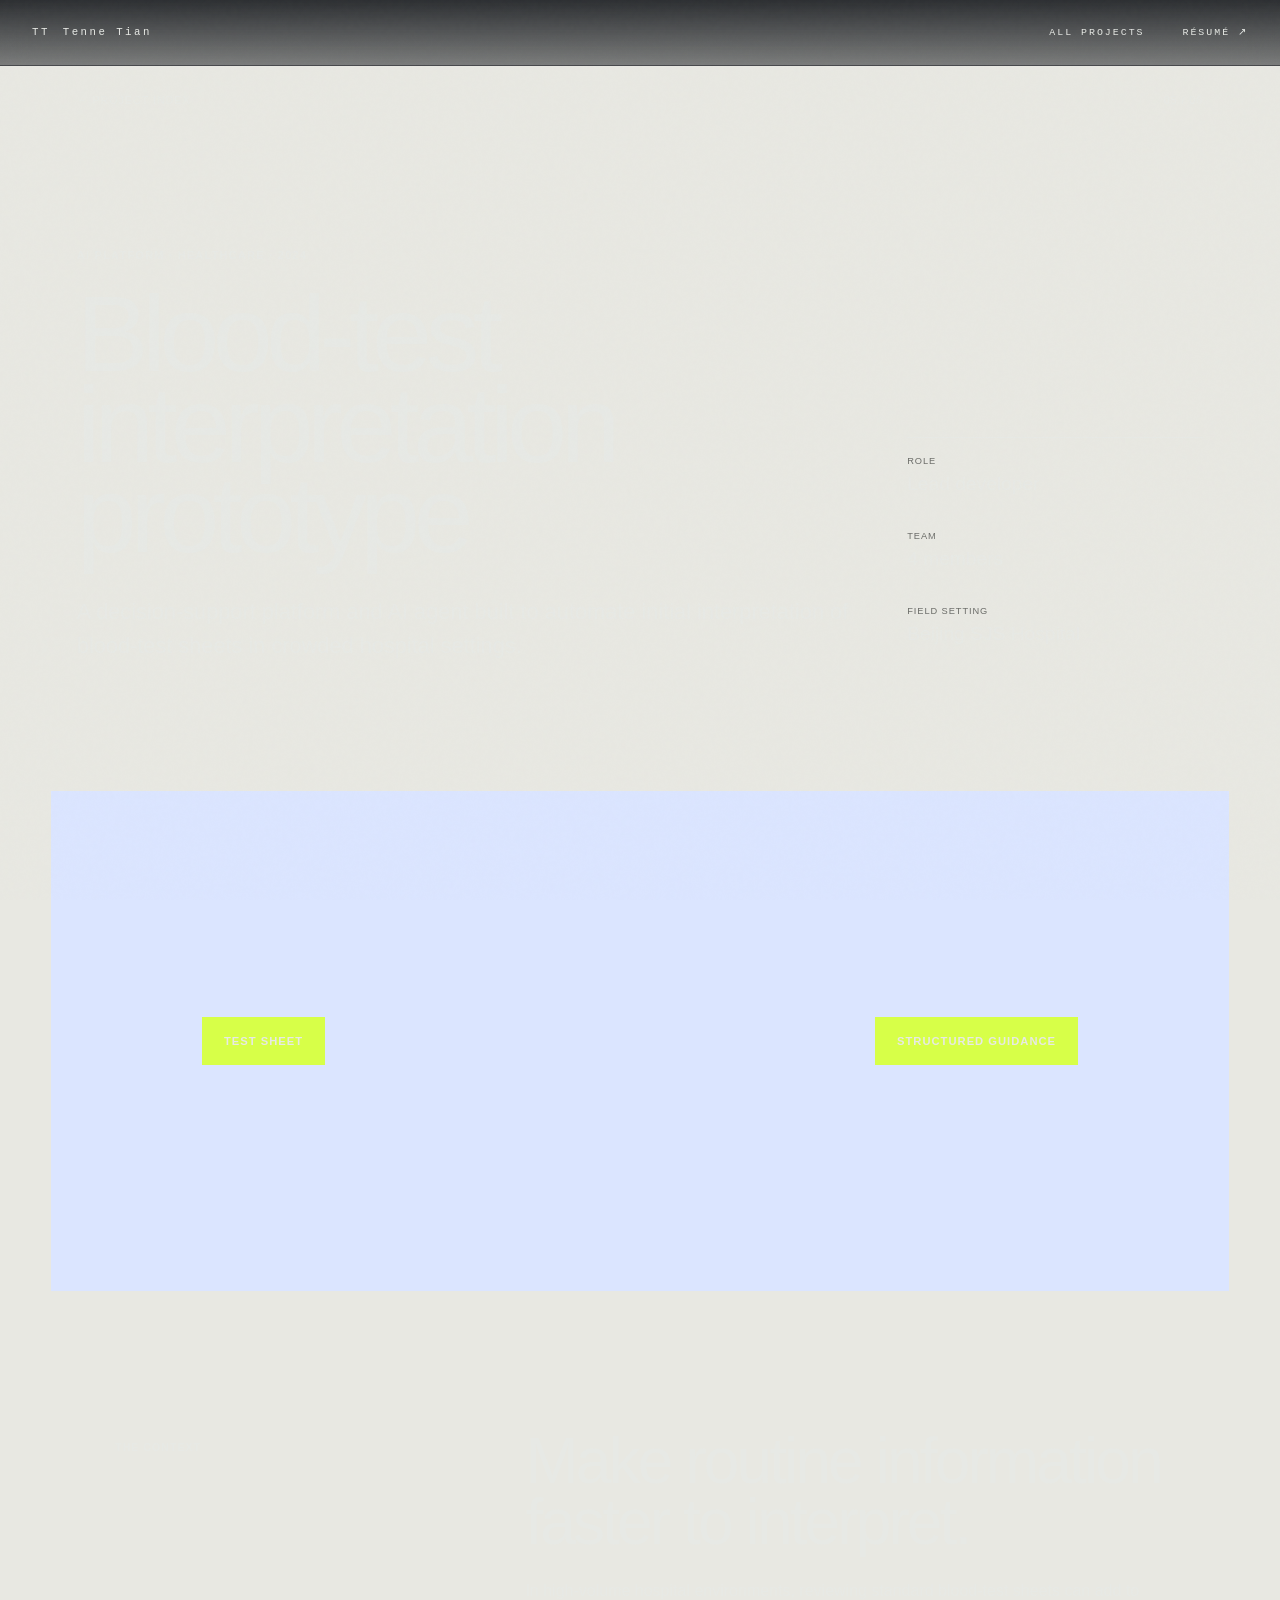
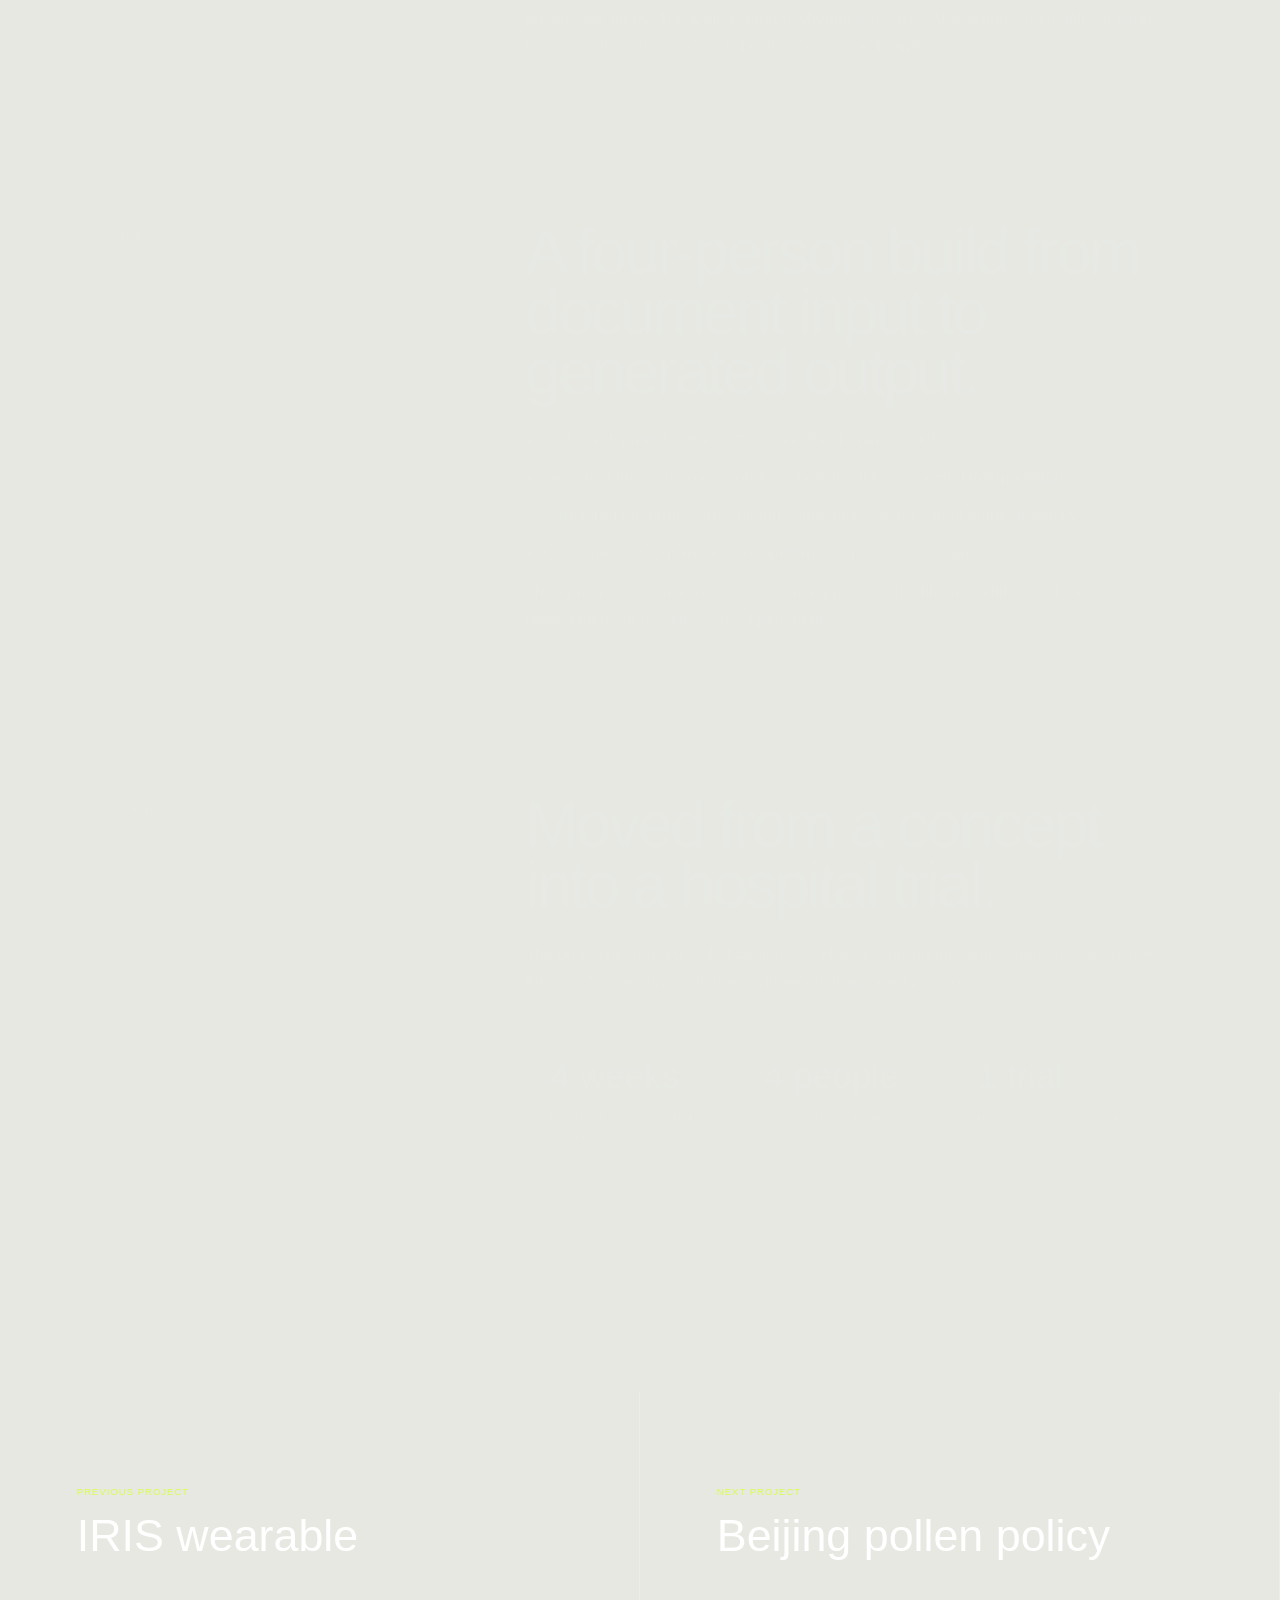
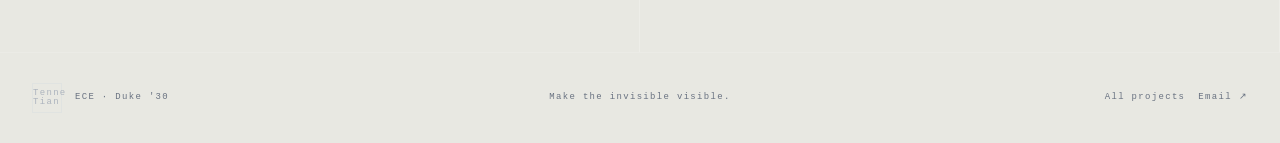
<file: projects/blood-test-platform.html>
<!doctype html><html lang="en"><head><meta charset="UTF-8"><meta name="viewport" content="width=device-width,initial-scale=1"><meta name="description" content="Tenne Tian's AI-assisted blood-test interpretation prototype."><title>Blood-Test Platform — Tenne Tian</title><link rel="icon" href="../assets/favicon.svg"><link rel="stylesheet" href="../styles.css?v=12"><link rel="stylesheet" href="project.css?v=3"><script src="../script.js?v=8" defer></script></head><body class="project-page"><div class="scroll-progress"></div><header class="site-header"><a class="wordmark" href="../index.html"><span class="wordmark-mark">TT</span><span>Tenne Tian</span></a><nav><a href="../index.html#projects">All projects</a><a class="nav-cta" href="../TenneTian-Resume-Final-9.11.pdf" target="_blank">Résumé ↗</a></nav></header><main><div class="project-breadcrumb"><a href="../index.html#projects">← Project index</a><span>05 / 06</span></div><section class="project-hero"><div><p class="project-kicker">AI platform · Healthcare · 2024</p><h1>Blood-test interpretation prototype</h1><p class="project-lede">A decision-support platform and AI agent built to automate initial interpretation of blood-test sheets in crowded hospital settings.</p></div><aside class="project-facts"><div><span>Role</span><strong>Lead developer</strong></div><div><span>Team</span><strong>4 members</strong></div><div><span>Field setting</span><strong>Beijing SJS Hospital</strong></div></aside></section><div class="project-visual system-visual medical"><span>Test sheet</span><svg viewBox="0 0 500 180"><path d="M10 100h65l20-47 38 98 34-73 30 23h46l20-63 39 105 36-64 27 21h125"/></svg><span>Structured guidance</span></div><div class="case-body"><section class="case-row"><p class="case-label">The context</p><div class="case-copy"><h2>Make routine information faster to interpret.</h2><p>In high-volume hospital environments, reviewing standard blood-test sheets can add to patient wait times. The team explored whether a focused AI assistant could help structure those results and surface initial guidance more efficiently.</p></div></section><section class="case-row"><p class="case-label">What I led</p><div class="case-copy"><h2>A four-person build from document input to generated output.</h2><ul><li>Led development of the platform and its AI-agent workflow.</li><li>Designed the path from blood-test sheet input to automated interpretation.</li><li>Structured generated prescription suggestions as an output of the prototype.</li><li>Coordinated a four-week development effort across the team.</li></ul><p>The system was conceived as decision support in a healthcare setting—not as a replacement for qualified clinical judgment.</p></div></section><section class="case-row"><p class="case-label">Status</p><div class="case-copy"><h2>Moved from a concept into a hospital trial.</h2><p>The prototype entered trial at Beijing SJS Hospital, giving the team a path to observe how the workflow performed in the environment it was designed for.</p><div class="fact-grid"><div><strong>4 weeks</strong><span>focused development cycle</span></div><div><strong>4 people</strong><span>team led by Tenne</span></div><div><strong>1 trial</strong><span>hospital field setting</span></div></div></div></section></div><nav class="project-next"><a href="iris.html"><span>Previous project</span><strong>IRIS wearable</strong></a><a href="pollen-policy.html"><span>Next project</span><strong>Beijing pollen policy</strong></a></nav></main><footer><div><strong>Tenne Tian</strong><span>ECE · Duke '30</span></div><p>Make the invisible visible.</p><div class="footer-links"><a href="../index.html#projects">All projects</a><a href="mailto:tenne.tian@duke.edu">Email ↗</a></div></footer></body></html>
</file>
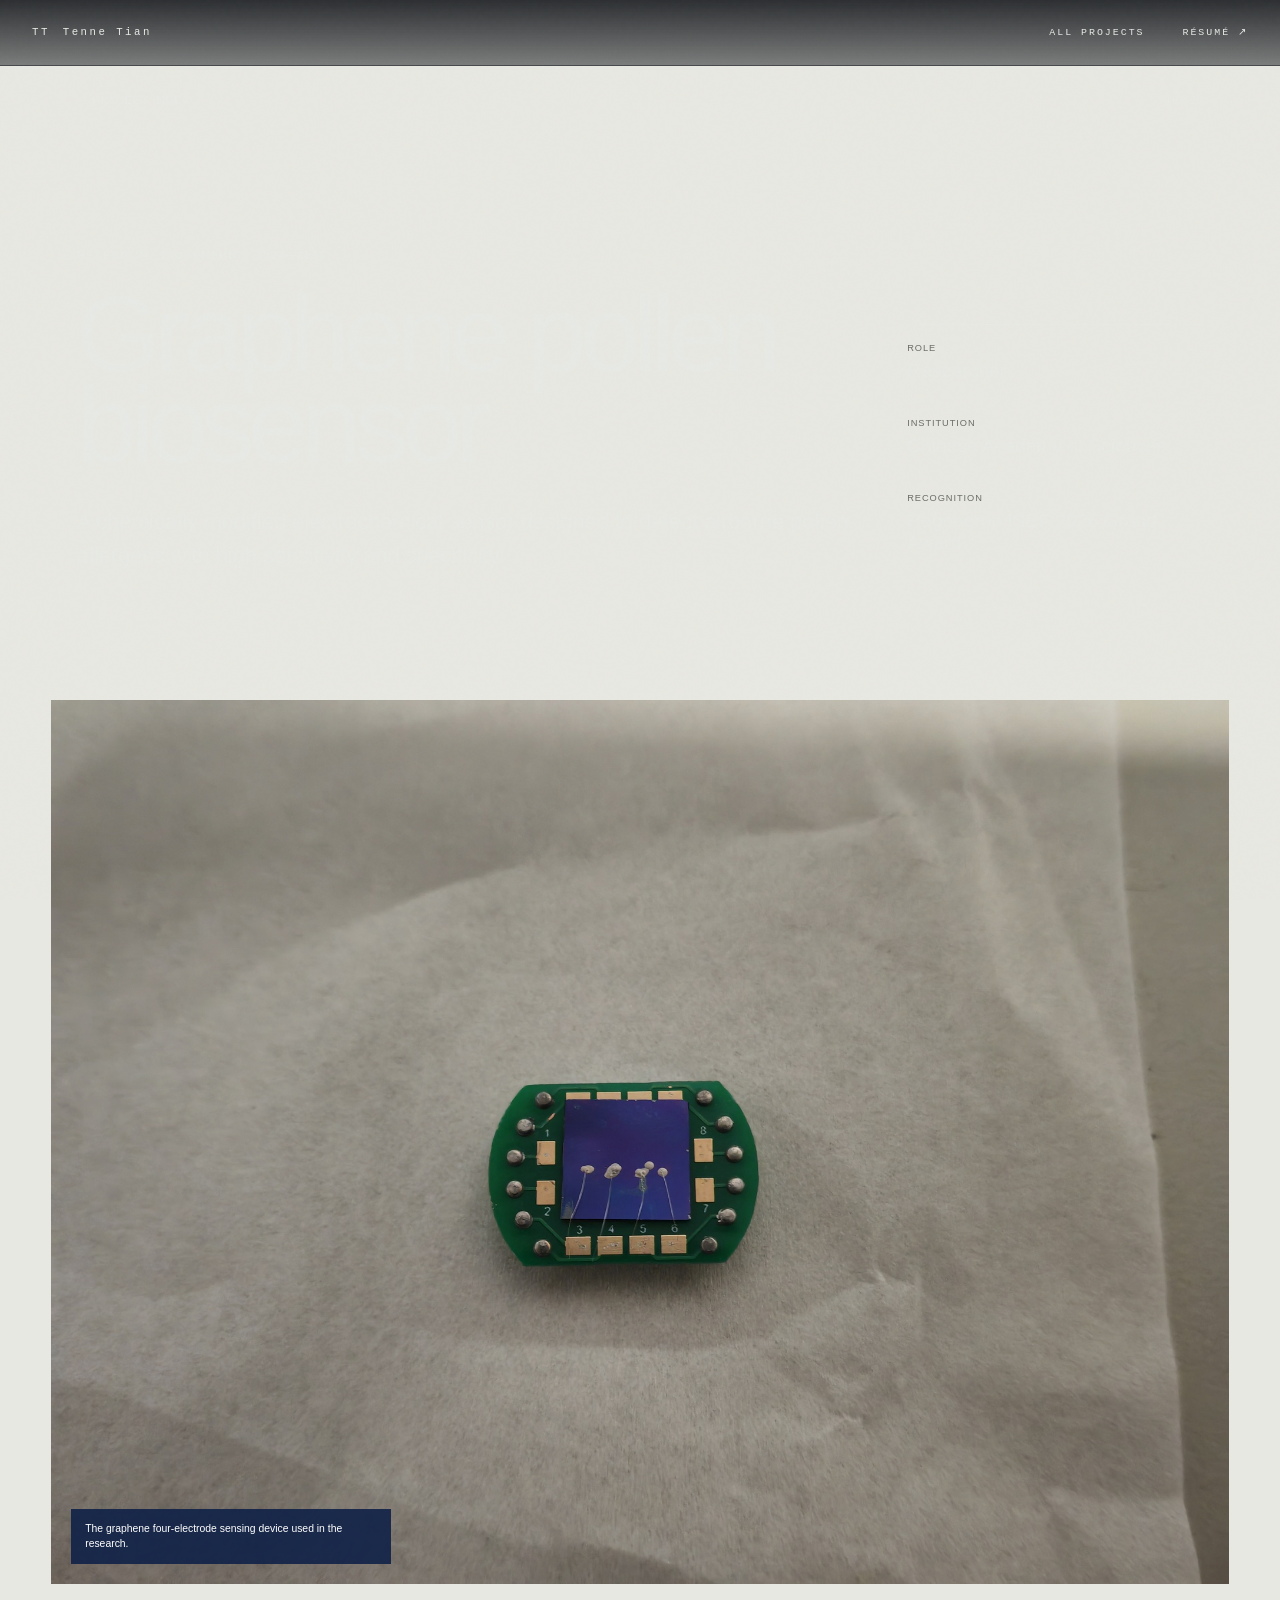
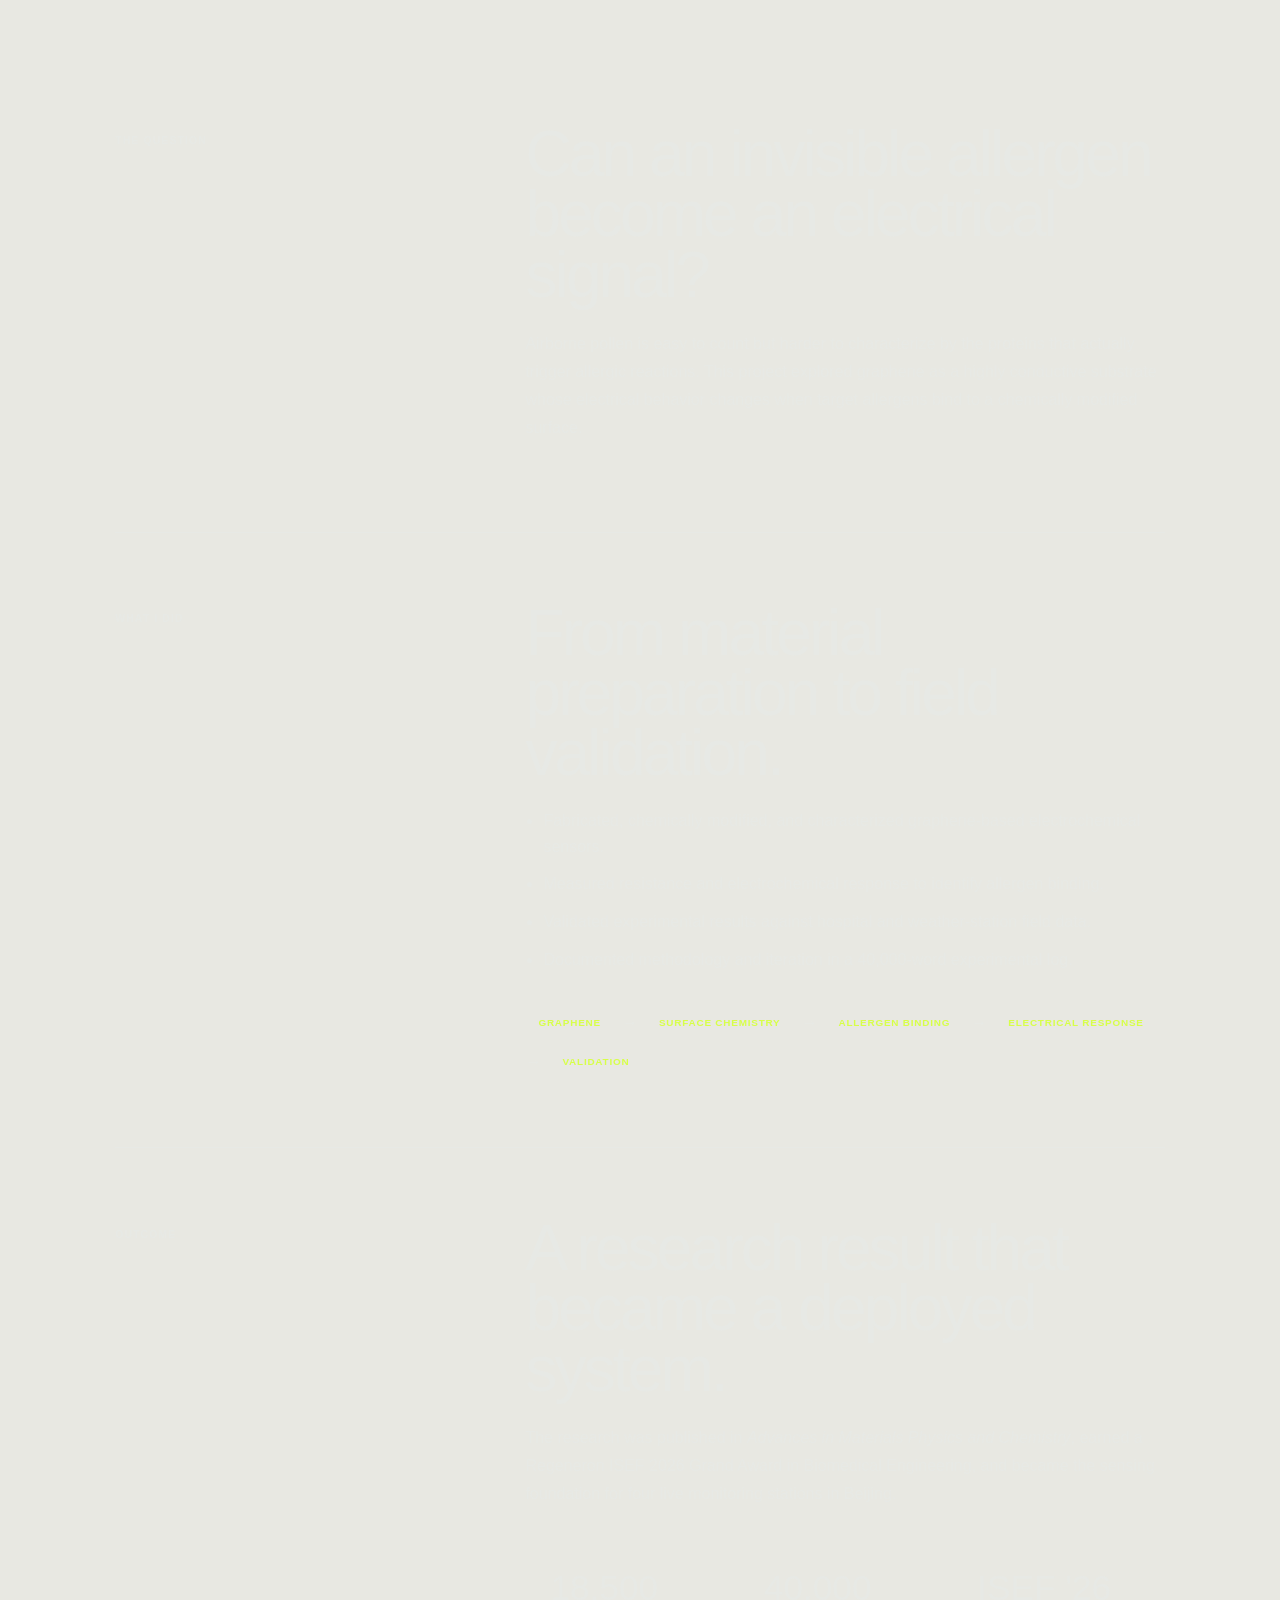
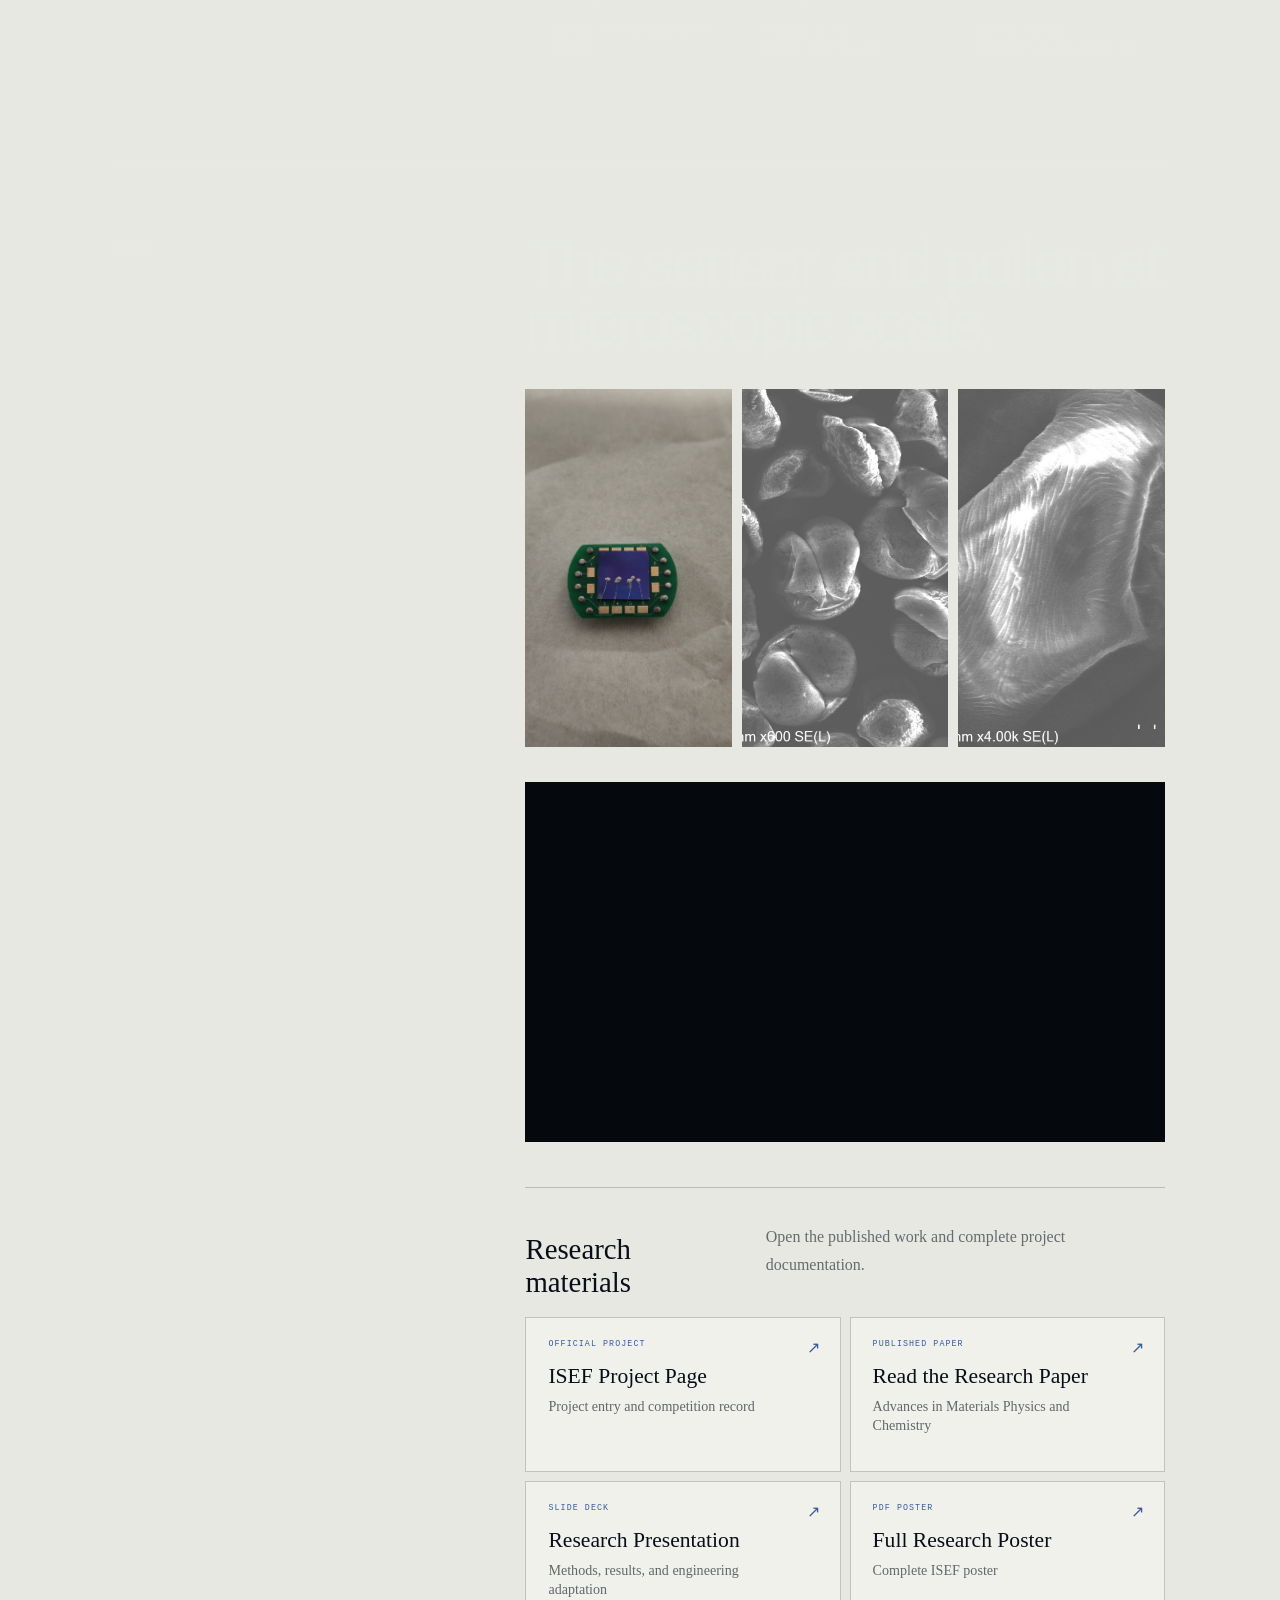
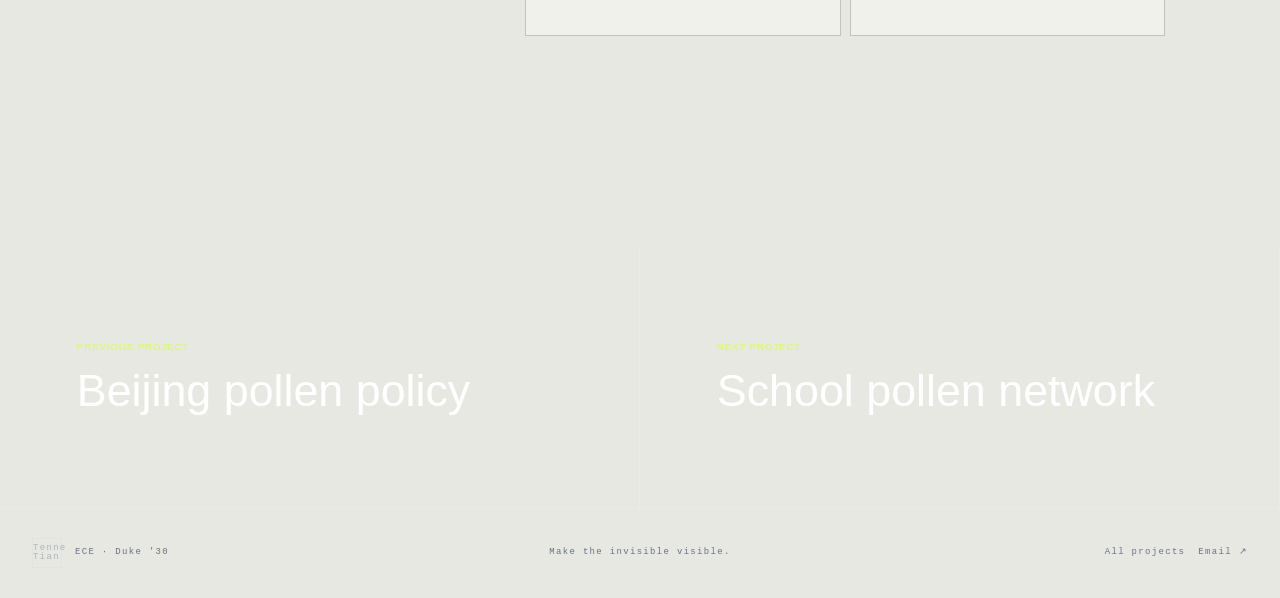
<file: projects/graphene-pollen-sensor.html>
<!doctype html><html lang="en"><head><meta charset="UTF-8"><meta name="viewport" content="width=device-width,initial-scale=1"><meta name="description" content="Tenne Tian's graphene pollen biosensor research project."><title>Graphene Pollen Biosensor — Tenne Tian</title><link rel="icon" href="../assets/favicon.svg"><link rel="stylesheet" href="../styles.css?v=12"><link rel="stylesheet" href="project.css?v=3"><script src="../script.js?v=8" defer></script></head><body class="project-page"><div class="scroll-progress"></div>
<header class="site-header"><a class="wordmark" href="../index.html"><span class="wordmark-mark">TT</span><span>Tenne Tian</span></a><nav aria-label="Project navigation"><a href="../index.html#projects">All projects</a><a class="nav-cta" href="../TenneTian-Resume-Final-9.11.pdf" target="_blank">Résumé ↗</a></nav></header>
<main><div class="project-breadcrumb"><a href="../index.html#projects">← Project index</a><span>01 / 06</span></div><section class="project-hero"><div><p class="project-kicker">Research · Biosensing · 2024—2026</p><h1>Graphene pollen biosensor</h1><p class="project-lede">A chemically modified electrochemical sensor designed to detect airborne pollen allergens with high sensitivity and specificity.</p></div><aside class="project-facts"><div><span>Role</span><strong>Researcher</strong></div><div><span>Institution</span><strong>Chinese Academy of Sciences</strong></div><div><span>Recognition</span><strong>Regeneron ISEF 2026 Grand Award</strong></div></aside></section>
<figure class="project-visual contain"><img src="../assets/projects/graphene/sensor-device.jpg" alt="Graphene four-electrode pollen biosensor device"><figcaption class="visual-caption">The graphene four-electrode sensing device used in the research.</figcaption></figure>
<div class="case-body"><section class="case-row"><p class="case-label">The question</p><div class="case-copy"><h2>Can an invisible allergen become an electrical signal?</h2><p>Airborne pollen is easy to count but harder to characterize by the proteins that actually trigger allergic reactions. This project explored graphene as a highly conductive substrate whose electrical behavior changes when target allergens bind to a chemically modified surface.</p></div></section><section class="case-row"><p class="case-label">What I did</p><div class="case-copy"><h2>From material preparation to field validation.</h2><ul><li>Fabricated, chemically modified, and characterized graphene-based electrochemical sensors.</li><li>Measured resistance and electrochemical response to identify allergen binding.</li><li>Validated experimental results against hospital and weather-station field data.</li><li>Documented methodology and iteration in a 40,000-word experimental log.</li></ul><div class="flow"><span>Graphene</span><b>→</b><span>Surface chemistry</span><b>→</b><span>Allergen binding</span><b>→</b><span>Electrical response</span><b>→</b><span>Validation</span></div></div></section><section class="case-row"><p class="case-label">Outcome</p><div class="case-copy"><h2>A research result that became a deployed system.</h2><p>The research was published in <em>Advances in Materials Physics and Chemistry</em>, earned a Regeneron ISEF 2026 Grand Award in Biomedical Engineering, and became the sensing foundation for four live monitoring stations in Beijing.</p><div class="fact-grid"><div><strong>18,500</strong><span>words in the research paper</span></div><div><strong>40,000</strong><span>words in the experimental log</span></div><div><strong>ISEF '26</strong><span>Grand Award · Biomedical Engineering</span></div></div></div></section><section class="case-row"><p class="case-label">Media</p><div class="case-copy"><h2>The sensor and pollen at microscopic scale.</h2><div class="project-gallery"><img src="../assets/projects/graphene/sensor-device.jpg" alt="Graphene four-electrode pollen biosensor device"><img src="../assets/projects/graphene/pine-pollen-sem.jpg" alt="Pine pollen under a scanning electron microscope"><img src="../assets/projects/graphene/poplar-pollen-sem.jpg" alt="Poplar pollen under a scanning electron microscope"></div><div class="project-video youtube-embed" data-youtube-id="Ye94bwNYTG8"><a class="youtube-fallback" href="https://www.youtube.com/watch?v=Ye94bwNYTG8" target="_blank" rel="noreferrer"><img src="../assets/projects/graphene/sensor-device.jpg" alt=""><span>WATCH PROJECT VIDEO ON YOUTUBE ↗</span></a></div><section class="resource-section" aria-label="Research materials"><div class="resource-heading"><h3>Research materials</h3><p>Open the published work and complete project documentation.</p></div><div class="resource-grid"><a class="resource-card" href="https://isef.net/project/enbm063-graphene-based-pollen-sensor" target="_blank" rel="noreferrer"><span>OFFICIAL PROJECT</span><strong>ISEF Project Page</strong><small>Project entry and competition record</small><i>↗</i></a><a class="resource-card" href="https://www.scirp.org/journal/paperinformation?paperid=149269" target="_blank" rel="noreferrer"><span>PUBLISHED PAPER</span><strong>Read the Research Paper</strong><small>Advances in Materials Physics and Chemistry</small><i>↗</i></a><a class="resource-card" href="../assets/docs/graphene-pollen-sensor-presentation.pdf" target="_blank" rel="noreferrer"><span>SLIDE DECK</span><strong>Research Presentation</strong><small>Methods, results, and engineering adaptation</small><i>↗</i></a><a class="resource-card" href="../assets/docs/graphene-pollen-sensor-poster.pdf" target="_blank" rel="noreferrer"><span>PDF POSTER</span><strong>Full Research Poster</strong><small>Complete ISEF poster</small><i>↗</i></a></div></section></div></section></div>
<nav class="project-next" aria-label="Other projects"><a href="pollen-policy.html"><span>Previous project</span><strong>Beijing pollen policy</strong></a><a href="pollen-network.html"><span>Next project</span><strong>School pollen network</strong></a></nav></main><footer><div><strong>Tenne Tian</strong><span>ECE · Duke '30</span></div><p>Make the invisible visible.</p><div class="footer-links"><a href="../index.html#projects">All projects</a><a href="mailto:tenne.tian@duke.edu">Email ↗</a></div></footer></body></html>
</file>
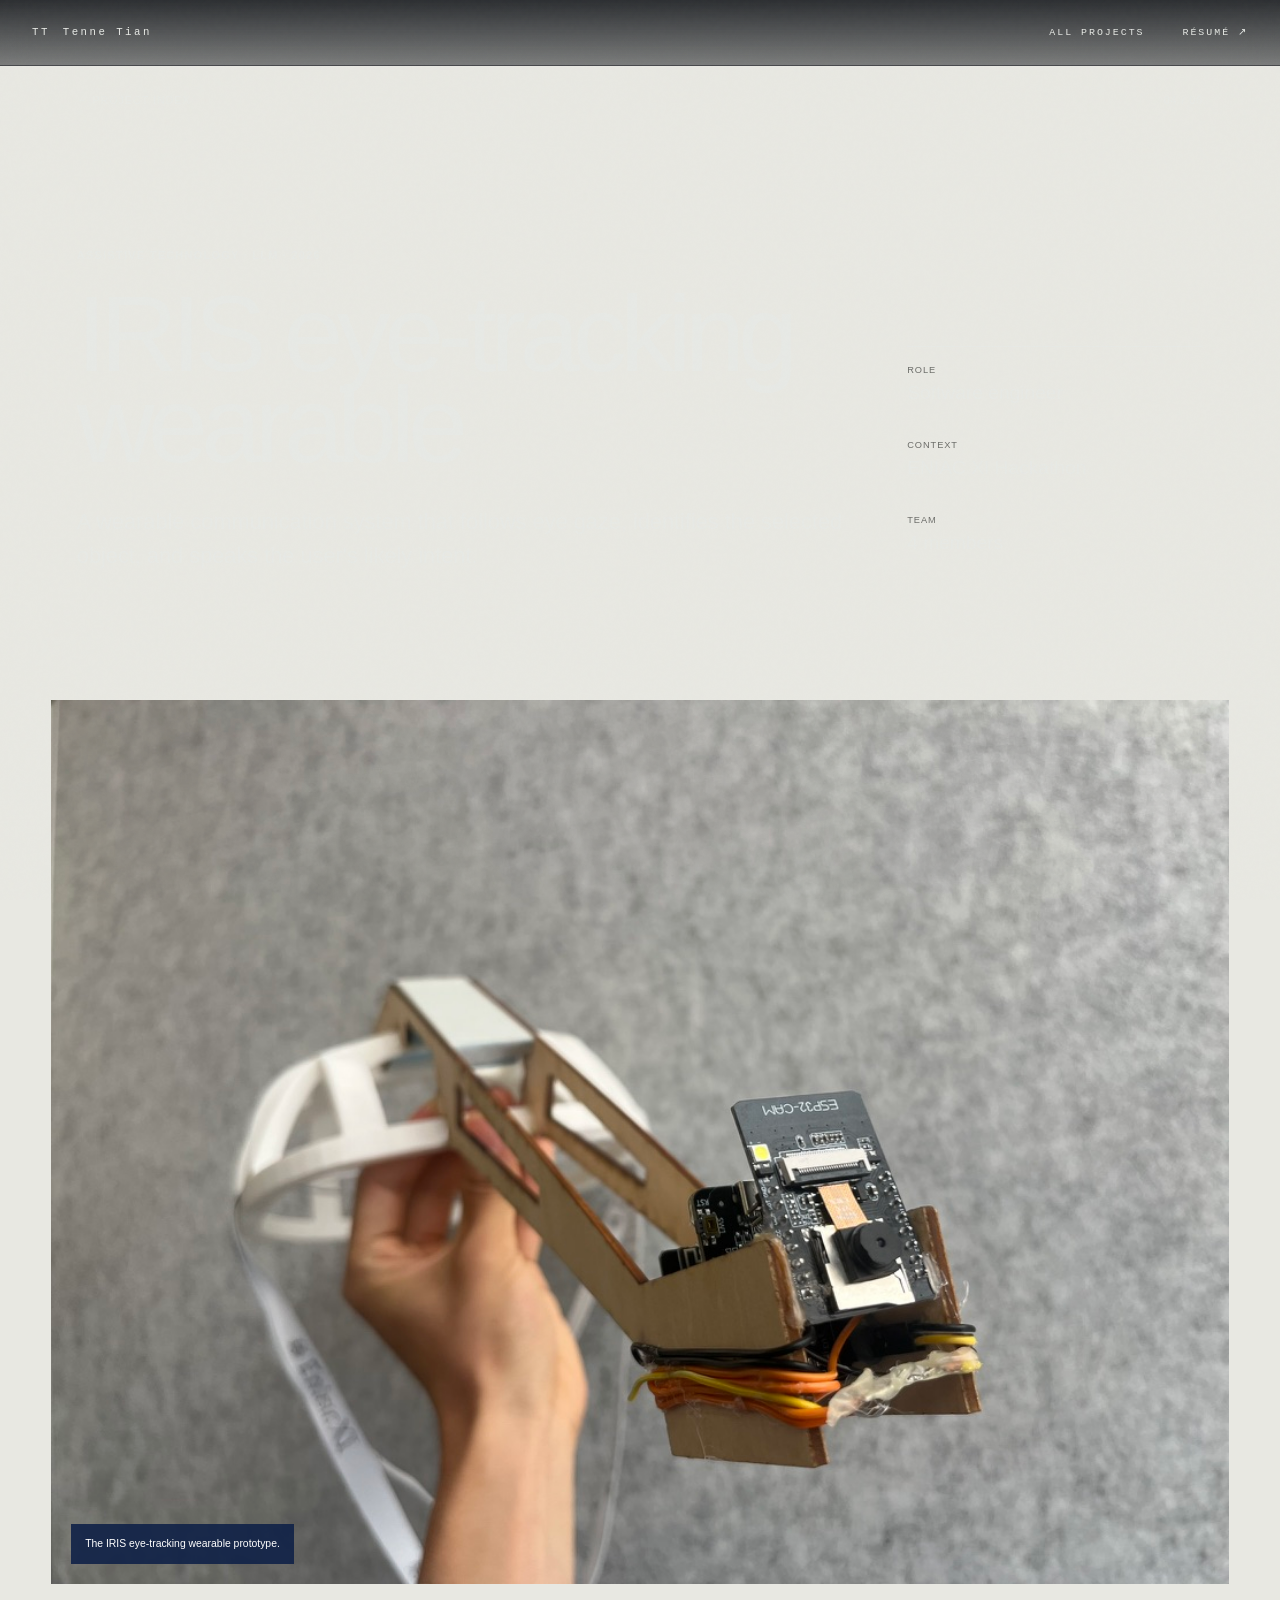
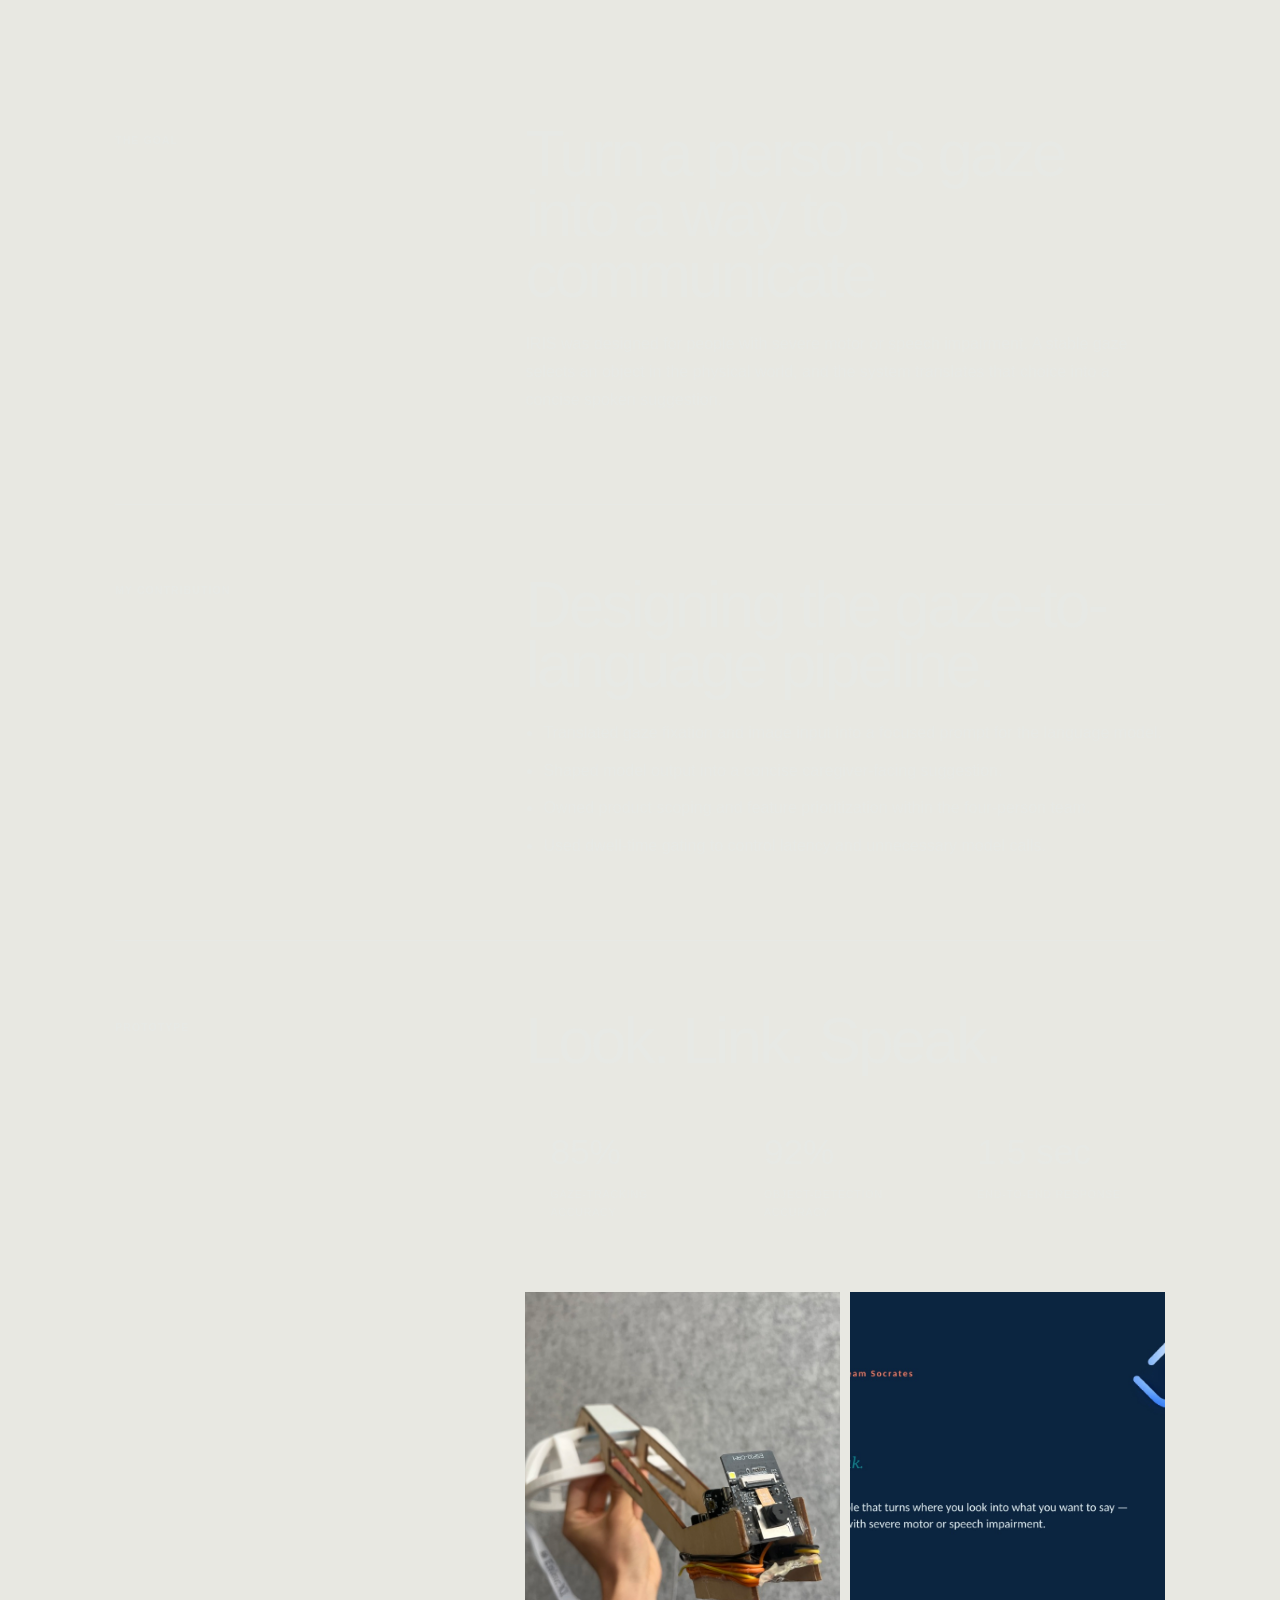
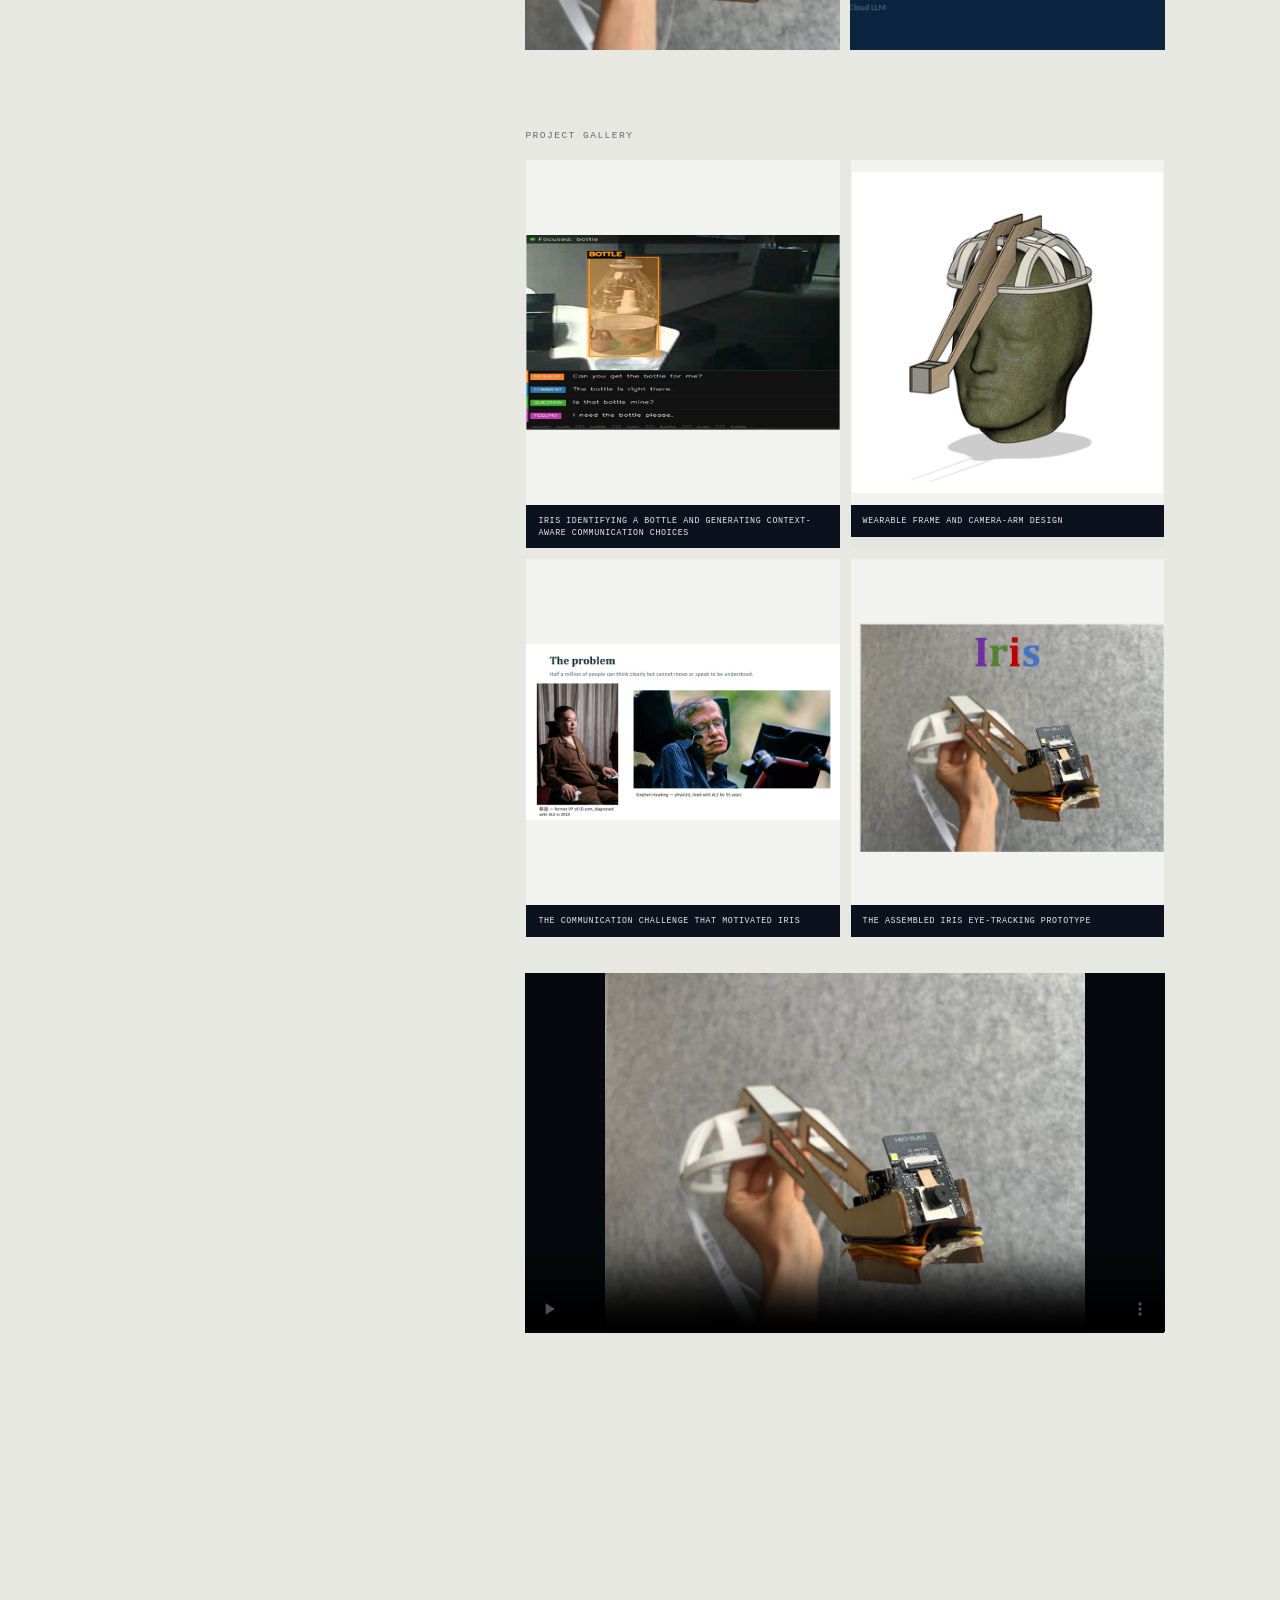
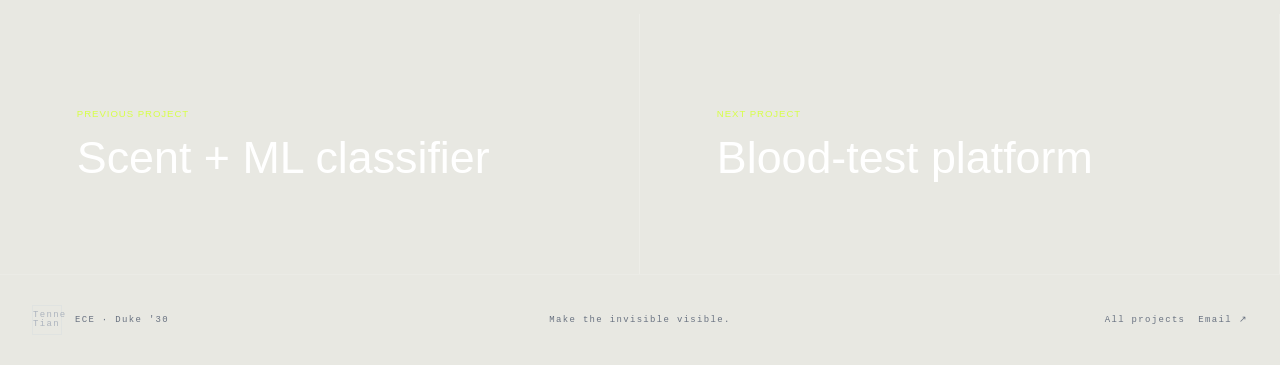
<file: projects/iris.html>
<!doctype html><html lang="en"><head><meta charset="UTF-8"><meta name="viewport" content="width=device-width,initial-scale=1"><meta name="description" content="IRIS, Tenne Tian's LLM-powered eye-tracking wearable."><title>IRIS Eye-Tracking Wearable — Tenne Tian</title><link rel="icon" href="../assets/favicon.svg"><link rel="stylesheet" href="../styles.css?v=12"><link rel="stylesheet" href="project.css?v=3"><script src="../script.js?v=8" defer></script></head><body class="project-page"><div class="scroll-progress"></div><header class="site-header"><a class="wordmark" href="../index.html"><span class="wordmark-mark">TT</span><span>Tenne Tian</span></a><nav><a href="../index.html#projects">All projects</a><a class="nav-cta" href="../TenneTian-Resume-Final-9.11.pdf" target="_blank">Résumé ↗</a></nav></header><main><div class="project-breadcrumb"><a href="../index.html#projects">← Project index</a><span>04 / 06</span></div><section class="project-hero"><div><p class="project-kicker">Assistive technology · LLM · 2026</p><h1>IRIS eye-tracking wearable</h1><p class="project-lede">A wearable communication system that follows eye gaze, identifies the selected object, and speaks the user's likely intent.</p></div><aside class="project-facts"><div><span>Role</span><strong>Software engineer</strong></div><div><span>Context</span><strong>ENIAC XI Hackathon</strong></div><div><span>Team</span><strong>4 members</strong></div></aside></section><figure class="project-visual"><img src="../assets/projects/iris/prototype.jpg" alt="IRIS wearable prototype with an ESP32 camera"><figcaption class="visual-caption">The IRIS eye-tracking wearable prototype.</figcaption></figure><div class="case-body"><section class="case-row"><p class="case-label">The goal</p><div class="case-copy"><h2>Turn a person's gaze into a way to communicate.</h2><p>IRIS was designed for people with severe motor or speech impairment. A stable gaze selects an object in the physical world, and the system translates that choice into a concise spoken suggestion.</p></div></section><section class="case-row"><p class="case-label">My contribution</p><div class="case-copy"><h2>Designing the gaze-to-language pipeline.</h2><ul><li>Translated gaze fixation and image input into a focused prompt for the language model.</li><li>Shaped model output into a concise caregiver-facing suggestion.</li><li>Owned product scoping and feature prioritization within the four-person team.</li><li>Used dwell-time gating to control latency and unnecessary model calls.</li></ul></div></section><section class="case-row"><p class="case-label">Prototype</p><div class="case-copy"><h2>Look. Link. Speak.</h2><div class="fact-grid"><div><strong>85%</strong><span>gaze-tracking accuracy</span></div><div><strong>92%</strong><span>object-detection accuracy</span></div><div><strong>1.5 sec</strong><span>end-to-end response</span></div></div><div class="project-gallery project-gallery-two"><img src="../assets/projects/iris/prototype.jpg" alt="IRIS wearable prototype"><img src="../assets/projects/iris/presentation-cover.jpg" alt="IRIS project presentation cover"></div><video class="project-video-file" controls preload="metadata" poster="../assets/projects/iris/prototype.jpg"><source src="../assets/projects/iris/demo.mp4" type="video/mp4"></video><a class="project-external" href="../assets/docs/iris-presentation.pdf" target="_blank">View the project deck <span>↗</span></a></div></section></div><nav class="project-next"><a href="scent-classifier.html"><span>Previous project</span><strong>Scent + ML classifier</strong></a><a href="blood-test-platform.html"><span>Next project</span><strong>Blood-test platform</strong></a></nav></main><footer><div><strong>Tenne Tian</strong><span>ECE · Duke '30</span></div><p>Make the invisible visible.</p><div class="footer-links"><a href="../index.html#projects">All projects</a><a href="mailto:tenne.tian@duke.edu">Email ↗</a></div></footer></body></html>
</file>
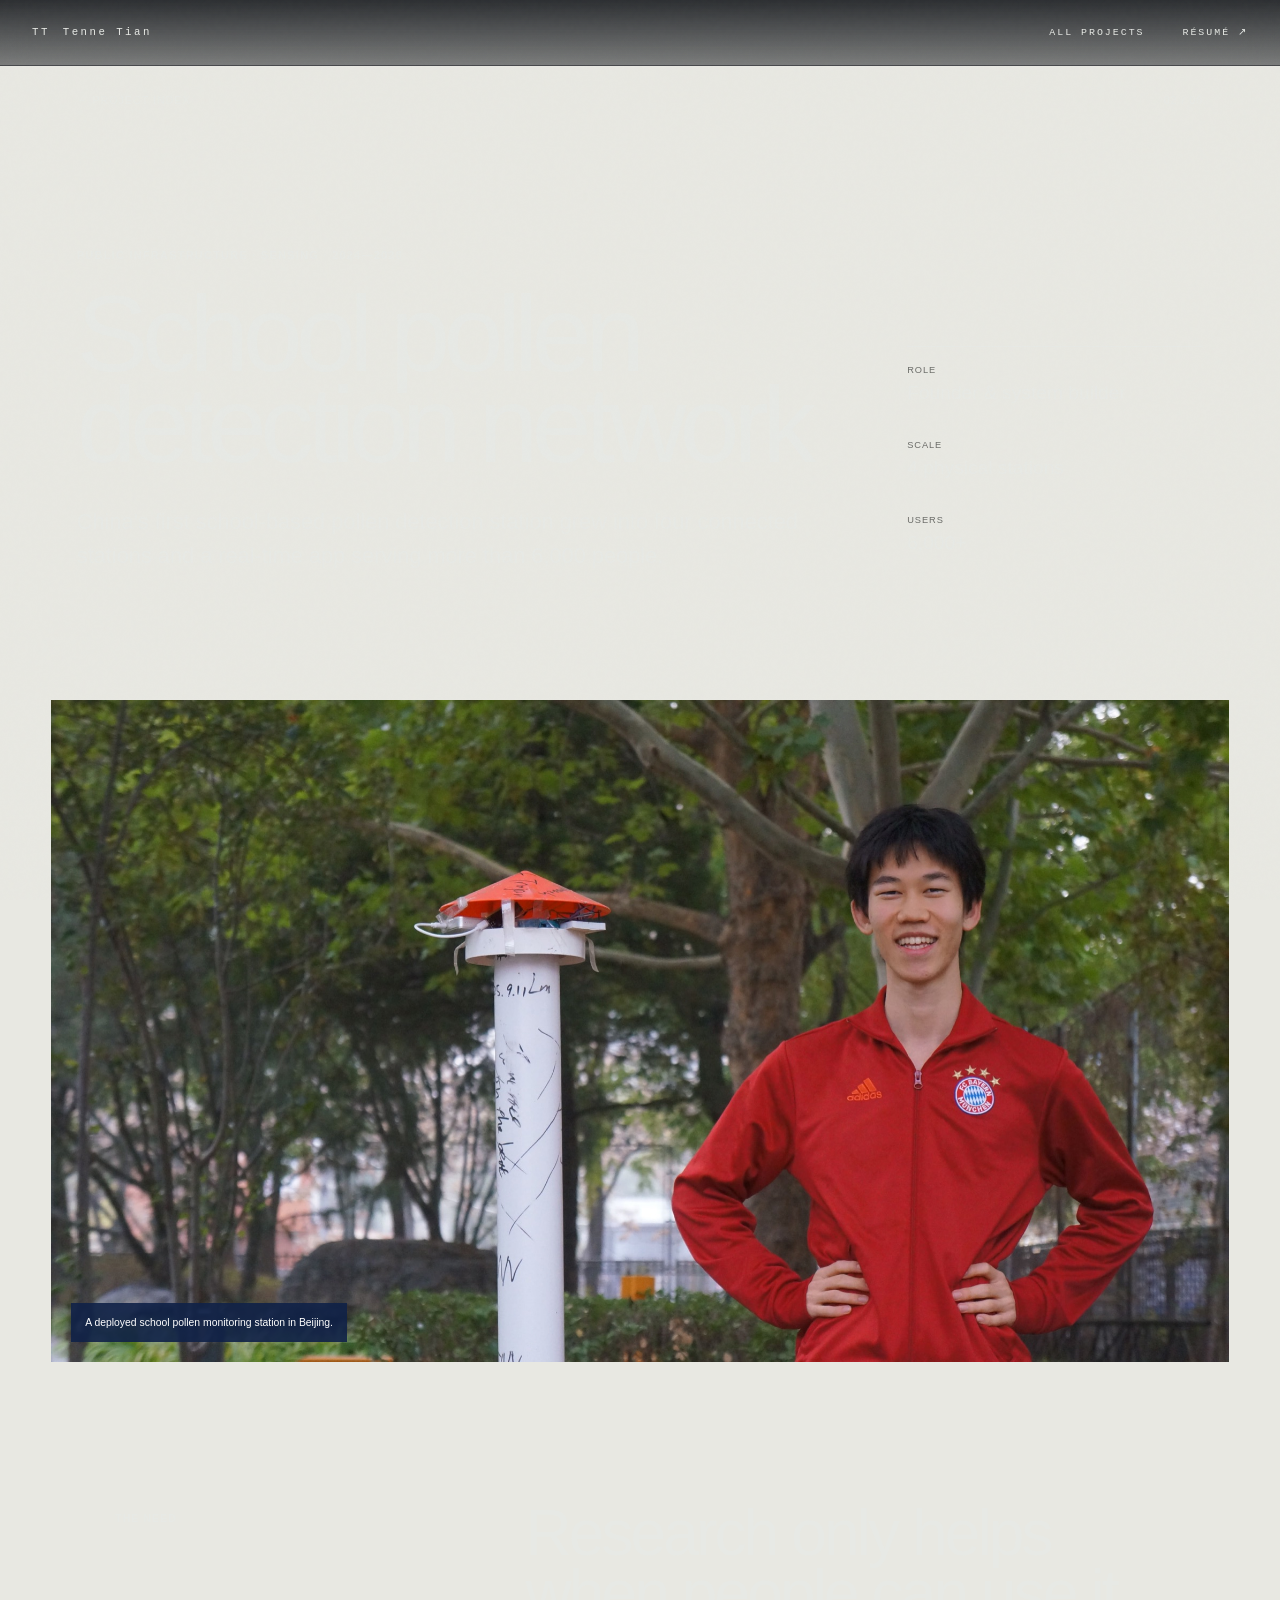
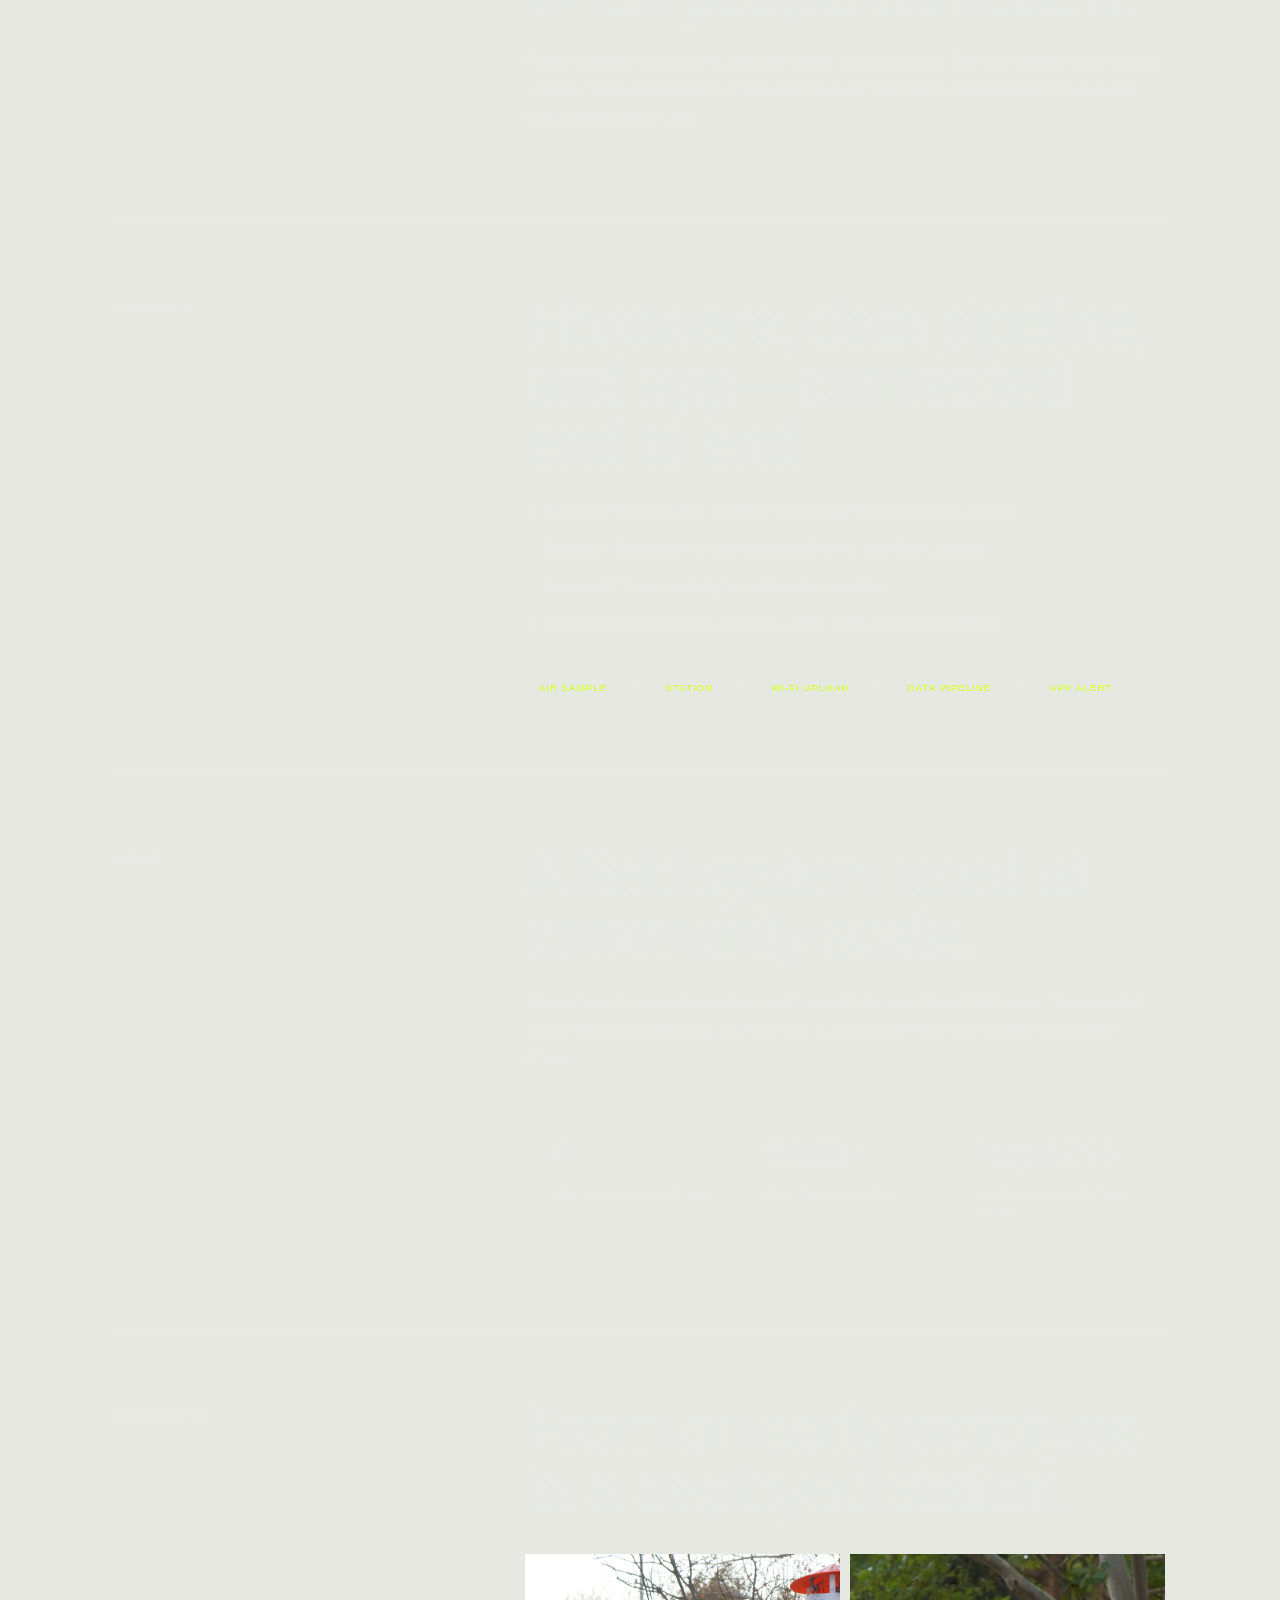
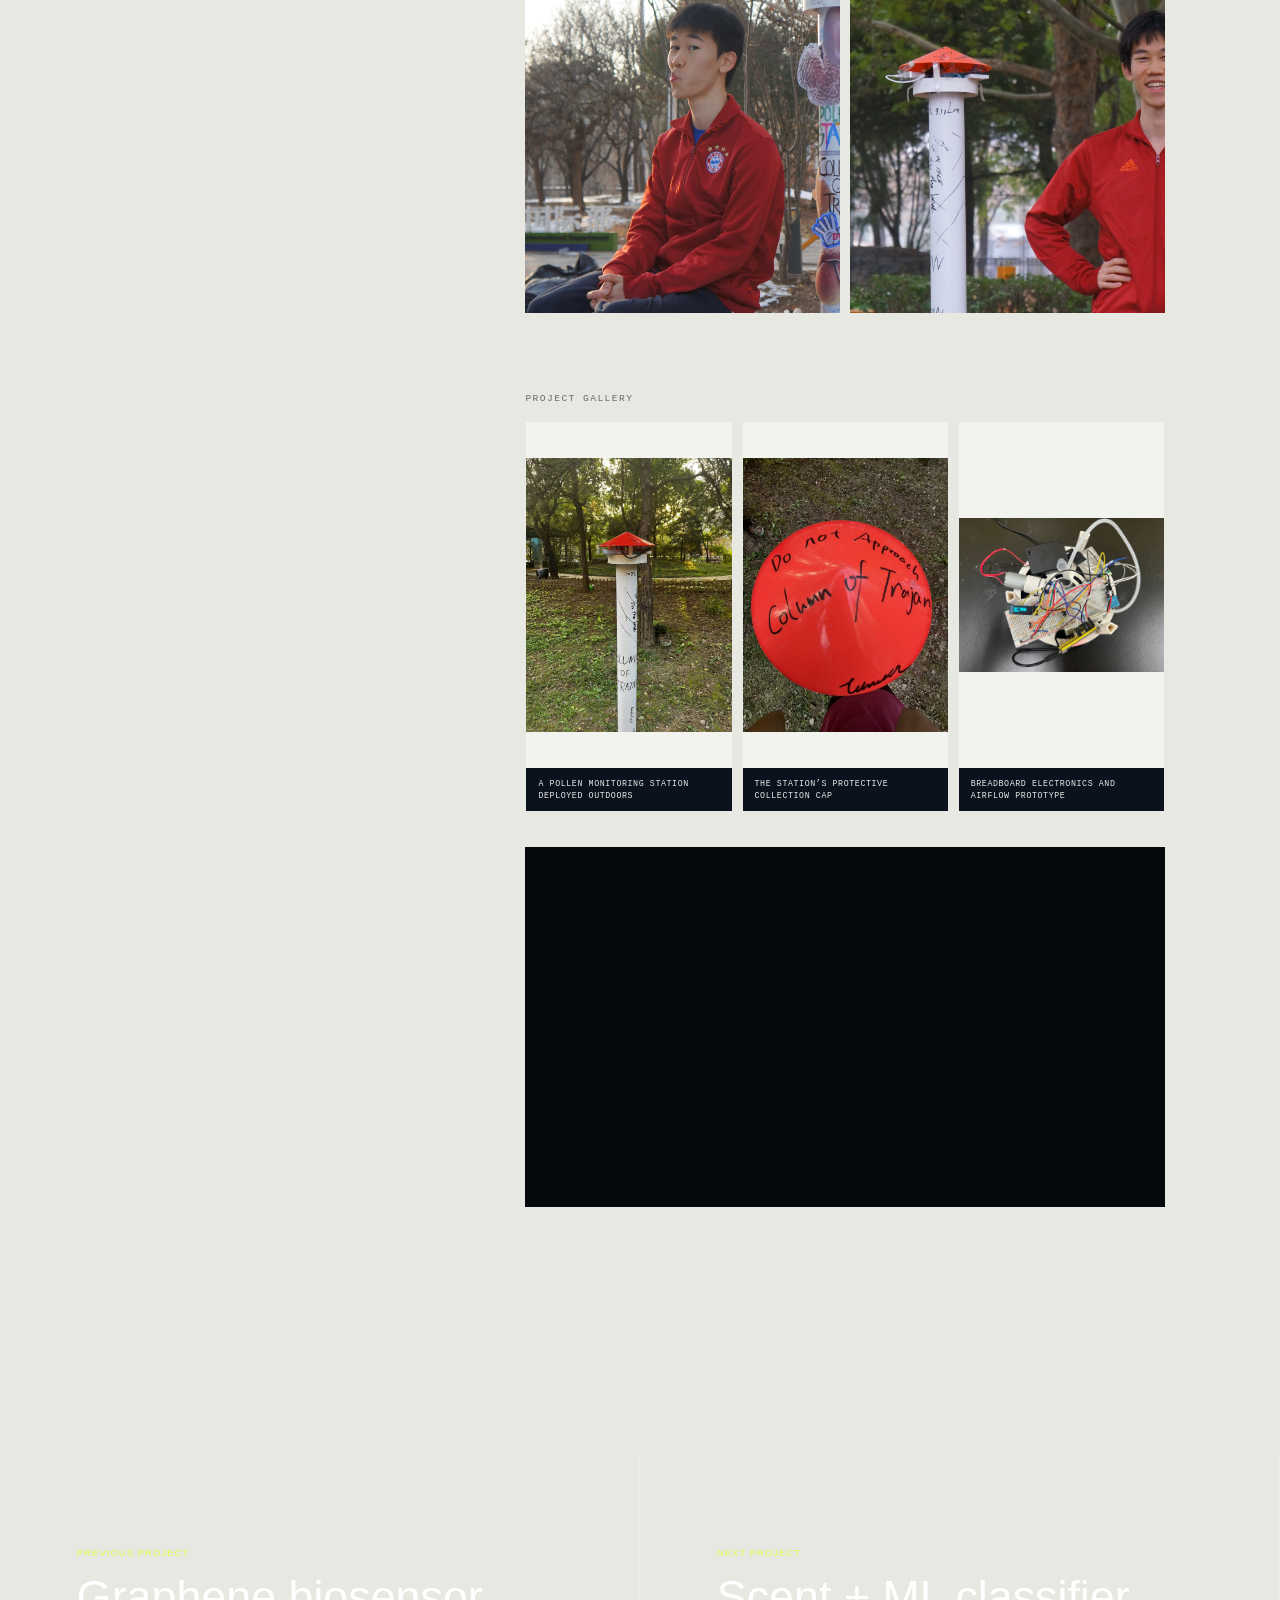
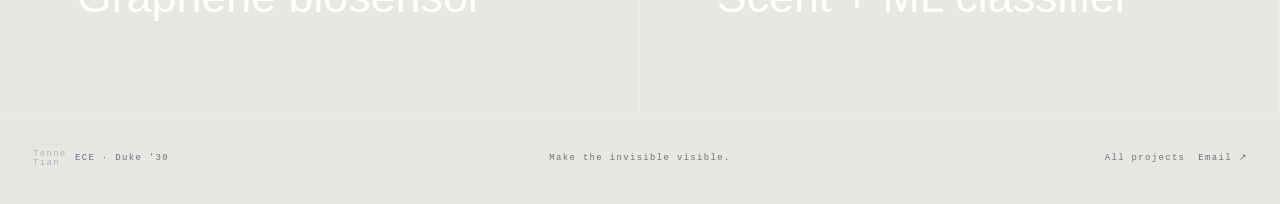
<file: projects/pollen-network.html>
<!doctype html><html lang="en"><head><meta charset="UTF-8"><meta name="viewport" content="width=device-width,initial-scale=1"><meta name="description" content="Tenne Tian's school pollen monitoring network."><title>School Pollen Network — Tenne Tian</title><link rel="icon" href="../assets/favicon.svg"><link rel="stylesheet" href="../styles.css?v=12"><link rel="stylesheet" href="project.css?v=3"><script src="../script.js?v=8" defer></script></head><body class="project-page"><div class="scroll-progress"></div>
<header class="site-header"><a class="wordmark" href="../index.html"><span class="wordmark-mark">TT</span><span>Tenne Tian</span></a><nav><a href="../index.html#projects">All projects</a><a class="nav-cta" href="../TenneTian-Resume-Final-9.11.pdf" target="_blank">Résumé ↗</a></nav></header><main><div class="project-breadcrumb"><a href="../index.html#projects">← Project index</a><span>02 / 06</span></div><section class="project-hero"><div><p class="project-kicker">Public infrastructure · Sensing · 2024—2026</p><h1>School pollen detection network</h1><p class="project-lede">China's first school-based pollen detection station grew into four connected stations and a real-time app serving more than 6,000 people.</p></div><aside class="project-facts"><div><span>Role</span><strong>Founder & system builder</strong></div><div><span>Scale</span><strong>4 physical stations</strong></div><div><span>Users</span><strong>6,000+</strong></div></aside></section>
<figure class="project-visual"><img src="../assets/projects/pollen-network/deployed-station.jpg" alt="Tenne standing beside a deployed pollen monitoring station"><figcaption class="visual-caption">A deployed school pollen monitoring station in Beijing.</figcaption></figure><div class="case-body"><section class="case-row"><p class="case-label">The need</p><div class="case-copy"><h2>Research only helps when people can use it.</h2><p>Pollen conditions change quickly with place, wind, and rain. The goal was to move beyond periodic measurements and create reliable local information that students and families could check in real time.</p></div></section><section class="case-row"><p class="case-label">The system</p><div class="case-copy"><h2>Hardware, data pipeline, and app—connected end to end.</h2><ul><li>Built and deployed four physical monitoring stations across Beijing.</li><li>Designed the station-to-app data pipeline for real-time updates.</li><li>Added Wi-Fi connectivity for automatic reporting.</li><li>Improved measurement accuracy under wind and rain conditions.</li></ul><div class="flow"><span>Air sample</span><b>→</b><span>Station</span><b>→</b><span>Wi-Fi upload</span><b>→</b><span>Data pipeline</span><b>→</b><span>App alert</span></div></div></section><section class="case-row"><p class="case-label">Impact</p><div class="case-copy"><h2>A field system used at community scale.</h2><p>The companion app now pushes real-time data to more than 6,000 users. The low-cost station also earned Beijing 1st Prize and National 2nd Prize at Invention Convention China.</p><div class="fact-grid"><div><strong>4</strong><span>stations across Beijing</span></div><div><strong>6,000+</strong><span>real-time app users</span></div><div><strong>Top 10%</strong><span>Invention Convention China</span></div></div></div></section><section class="case-row"><p class="case-label">Build archive</p><div class="case-copy"><h2>From an early prototype to a deployed station.</h2><div class="project-gallery project-gallery-two"><img src="../assets/projects/pollen-network/early-station.jpg" alt="Tenne beside an early pollen station prototype"><img src="../assets/projects/pollen-network/deployed-station.jpg" alt="Tenne with the deployed pollen monitoring station"></div><div class="project-video youtube-embed" data-youtube-id="vELkRwcIeko" data-youtube-title="School pollen detection network project video"><a class="youtube-fallback" href="https://youtu.be/vELkRwcIeko" target="_blank" rel="noreferrer"><img src="../assets/projects/pollen-network/deployed-station.jpg" alt=""><span>WATCH PROJECT VIDEO ON YOUTUBE ↗</span></a></div></div></section></div><nav class="project-next"><a href="graphene-pollen-sensor.html"><span>Previous project</span><strong>Graphene biosensor</strong></a><a href="scent-classifier.html"><span>Next project</span><strong>Scent + ML classifier</strong></a></nav></main><footer><div><strong>Tenne Tian</strong><span>ECE · Duke '30</span></div><p>Make the invisible visible.</p><div class="footer-links"><a href="../index.html#projects">All projects</a><a href="mailto:tenne.tian@duke.edu">Email ↗</a></div></footer></body></html>
</file>
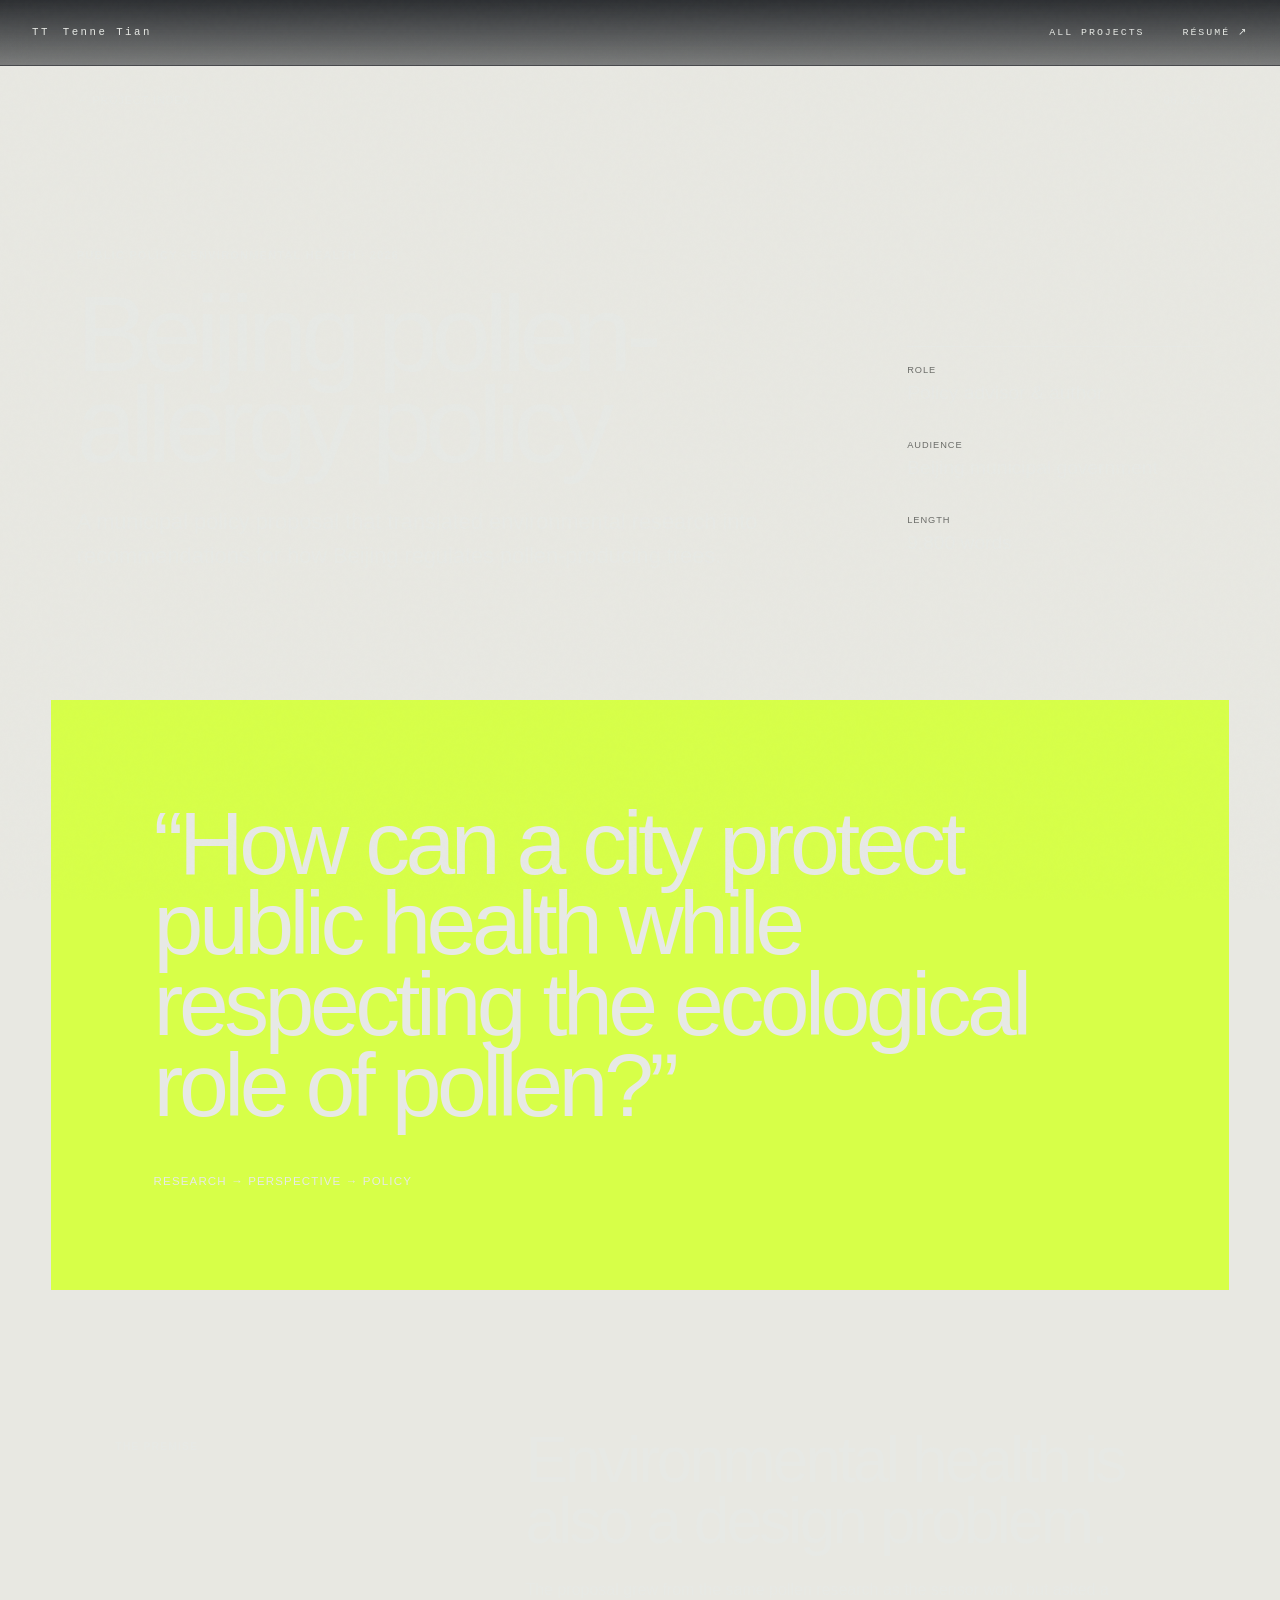
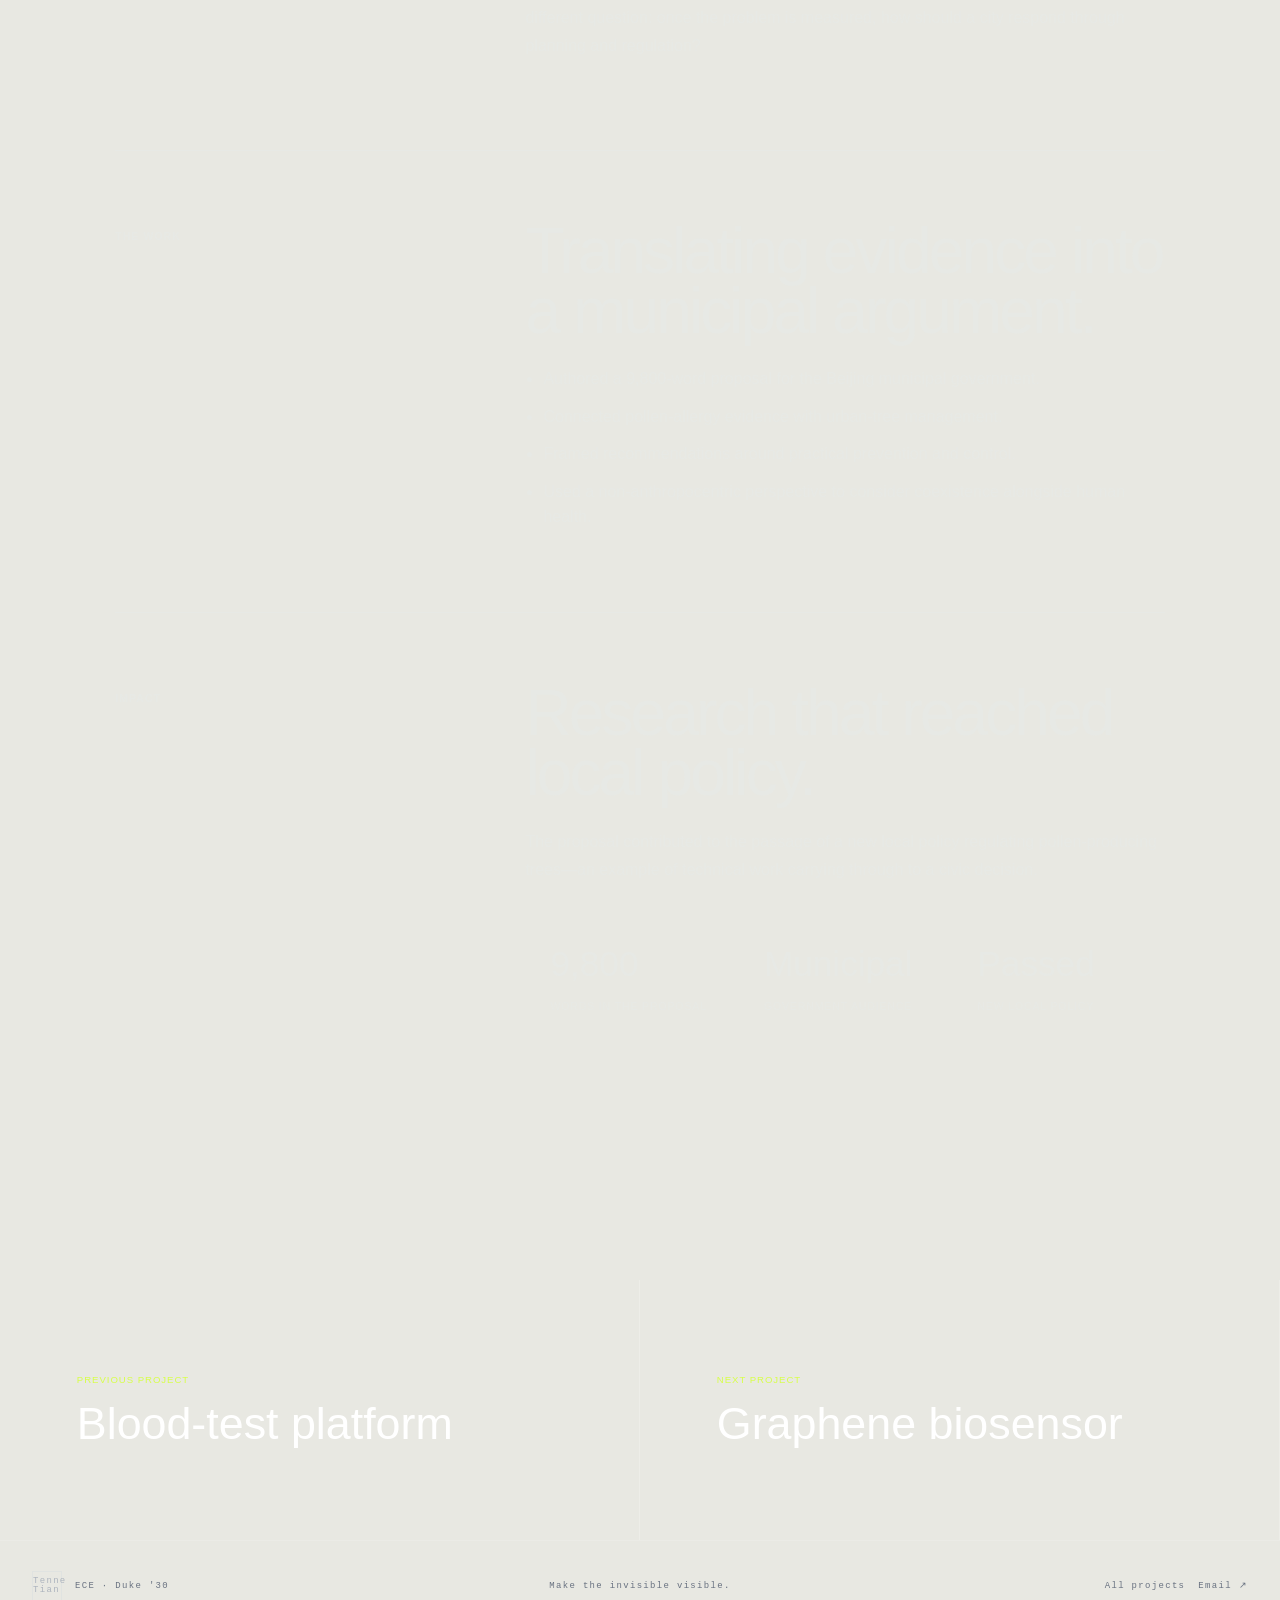
<file: projects/pollen-policy.html>
<!doctype html><html lang="en"><head><meta charset="UTF-8"><meta name="viewport" content="width=device-width,initial-scale=1"><meta name="description" content="Tenne Tian's Beijing pollen-allergy policy proposal."><title>Beijing Pollen Policy — Tenne Tian</title><link rel="icon" href="../assets/favicon.svg"><link rel="stylesheet" href="../styles.css?v=12"><link rel="stylesheet" href="project.css?v=3"><script src="../script.js?v=8" defer></script></head><body class="project-page"><div class="scroll-progress"></div><header class="site-header"><a class="wordmark" href="../index.html"><span class="wordmark-mark">TT</span><span>Tenne Tian</span></a><nav><a href="../index.html#projects">All projects</a><a class="nav-cta" href="../TenneTian-Resume-Final-9.11.pdf" target="_blank">Résumé ↗</a></nav></header><main><div class="project-breadcrumb"><a href="../index.html#projects">← Project index</a><span>06 / 06</span></div><section class="project-hero"><div><p class="project-kicker">Public policy · Environmental health · 2026</p><h1>Beijing pollen-allergy policy</h1><p class="project-lede">A municipal policy proposal that translated environmental research into recommendations for how Beijing regulates pollen-producing trees.</p></div><aside class="project-facts"><div><span>Role</span><strong>Policy advisor & author</strong></div><div><span>Audience</span><strong>Beijing municipal government</strong></div><div><span>Length</span><strong>9,800 words</strong></div></aside></section><div class="project-visual system-visual policy-visual"><blockquote>“How can a city protect public health while respecting the ecological role of pollen?”</blockquote><p>Research → perspective → policy</p></div><div class="case-body"><section class="case-row"><p class="case-label">The premise</p><div class="case-copy"><h2>Environmental health is also a design problem.</h2><p>The proposal grew from the same pollen research as the sensor work, but asked a different question: once the problem is measured, how should a city respond through planning and regulation?</p></div></section><section class="case-row"><p class="case-label">The work</p><div class="case-copy"><h2>Translating evidence into a municipal argument.</h2><ul><li>Authored a 9,800-word proposal for the Beijing municipal government.</li><li>Connected pollen-allergy evidence with urban-tree management.</li><li>Framed recommendations around practical prevention and control.</li><li>Used a non-anthropocentric perspective to consider coexistence alongside human health.</li></ul></div></section><section class="case-row"><p class="case-label">Impact</p><div class="case-copy"><h2>Research that reached local policy.</h2><p>The proposal contributed to the passage of a new local policy regulating pollen-producing trees—an example of technical work carrying through to a civic decision.</p><div class="fact-grid"><div><strong>9,800</strong><span>words in the proposal</span></div><div><strong>Municipal</strong><span>government audience</span></div><div><strong>Passed</strong><span>new local policy</span></div></div></div></section></div><nav class="project-next"><a href="blood-test-platform.html"><span>Previous project</span><strong>Blood-test platform</strong></a><a href="graphene-pollen-sensor.html"><span>Next project</span><strong>Graphene biosensor</strong></a></nav></main><footer><div><strong>Tenne Tian</strong><span>ECE · Duke '30</span></div><p>Make the invisible visible.</p><div class="footer-links"><a href="../index.html#projects">All projects</a><a href="mailto:tenne.tian@duke.edu">Email ↗</a></div></footer></body></html>
</file>
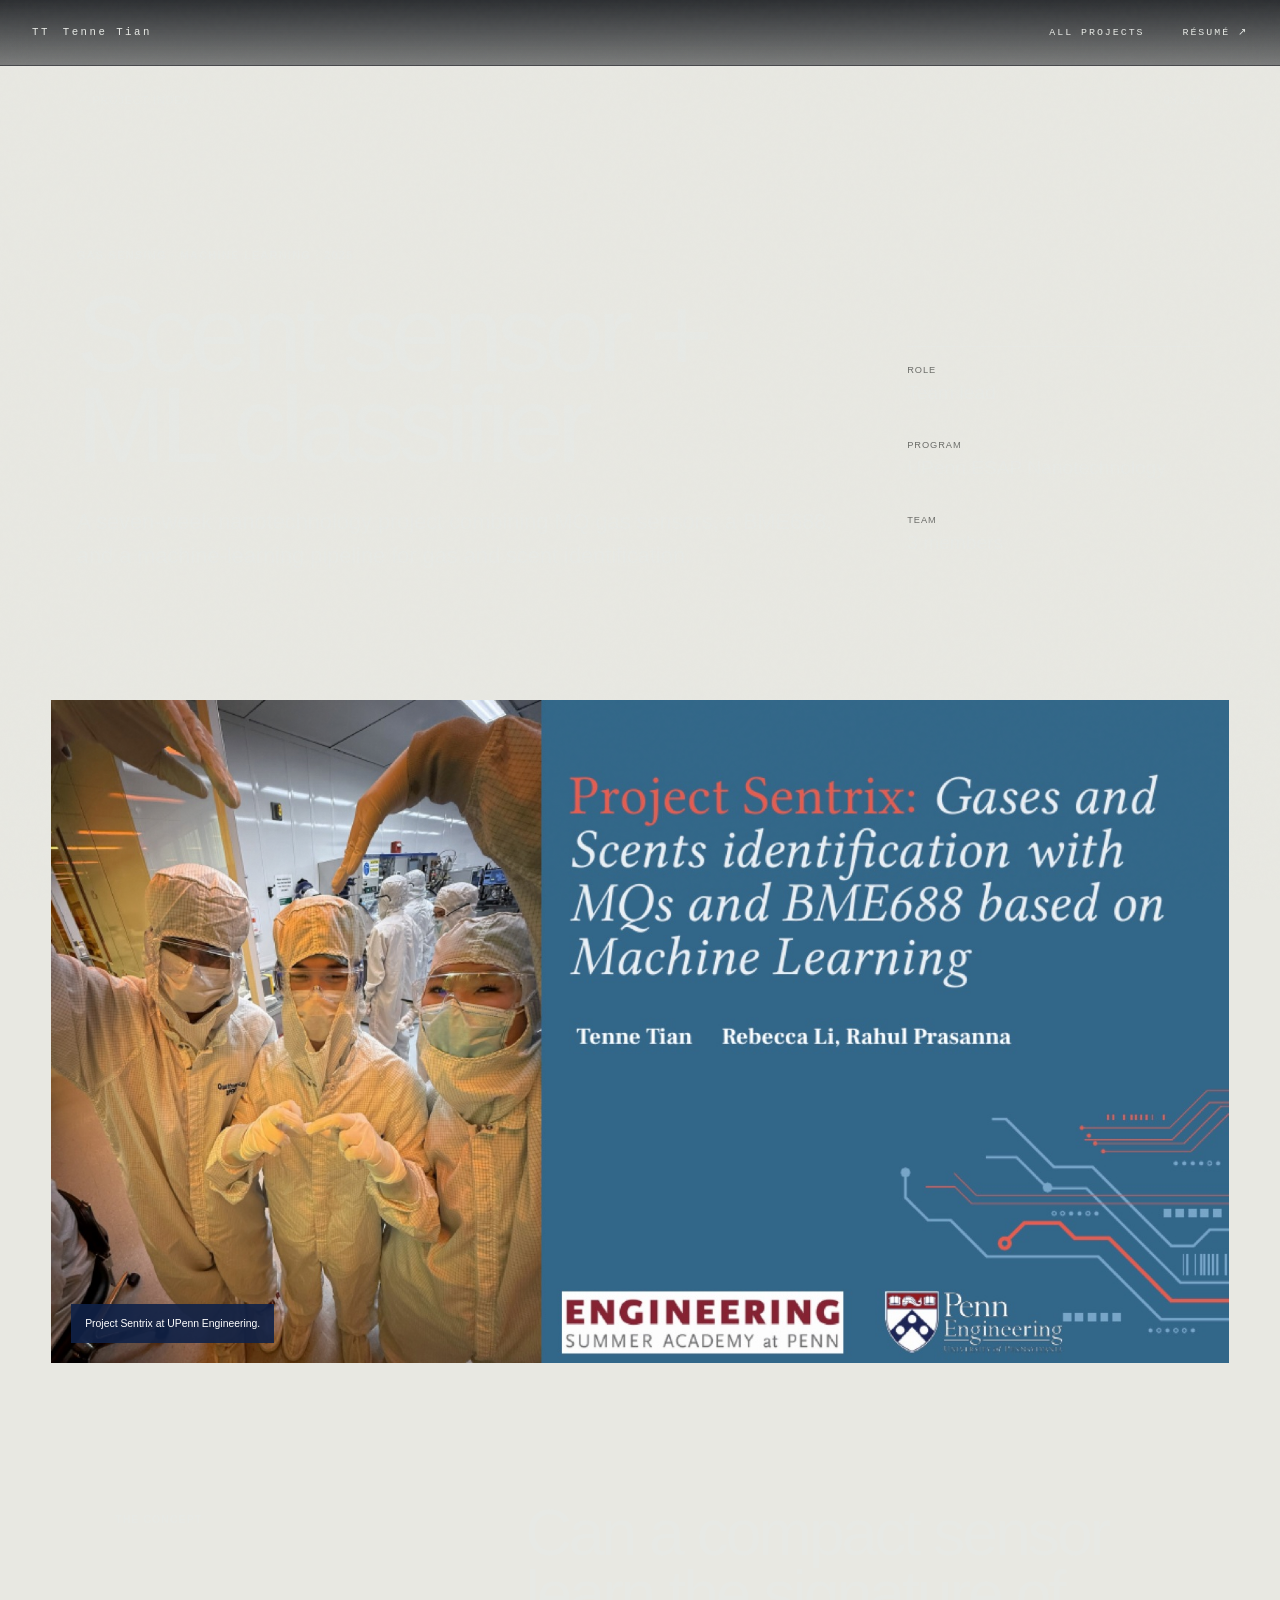
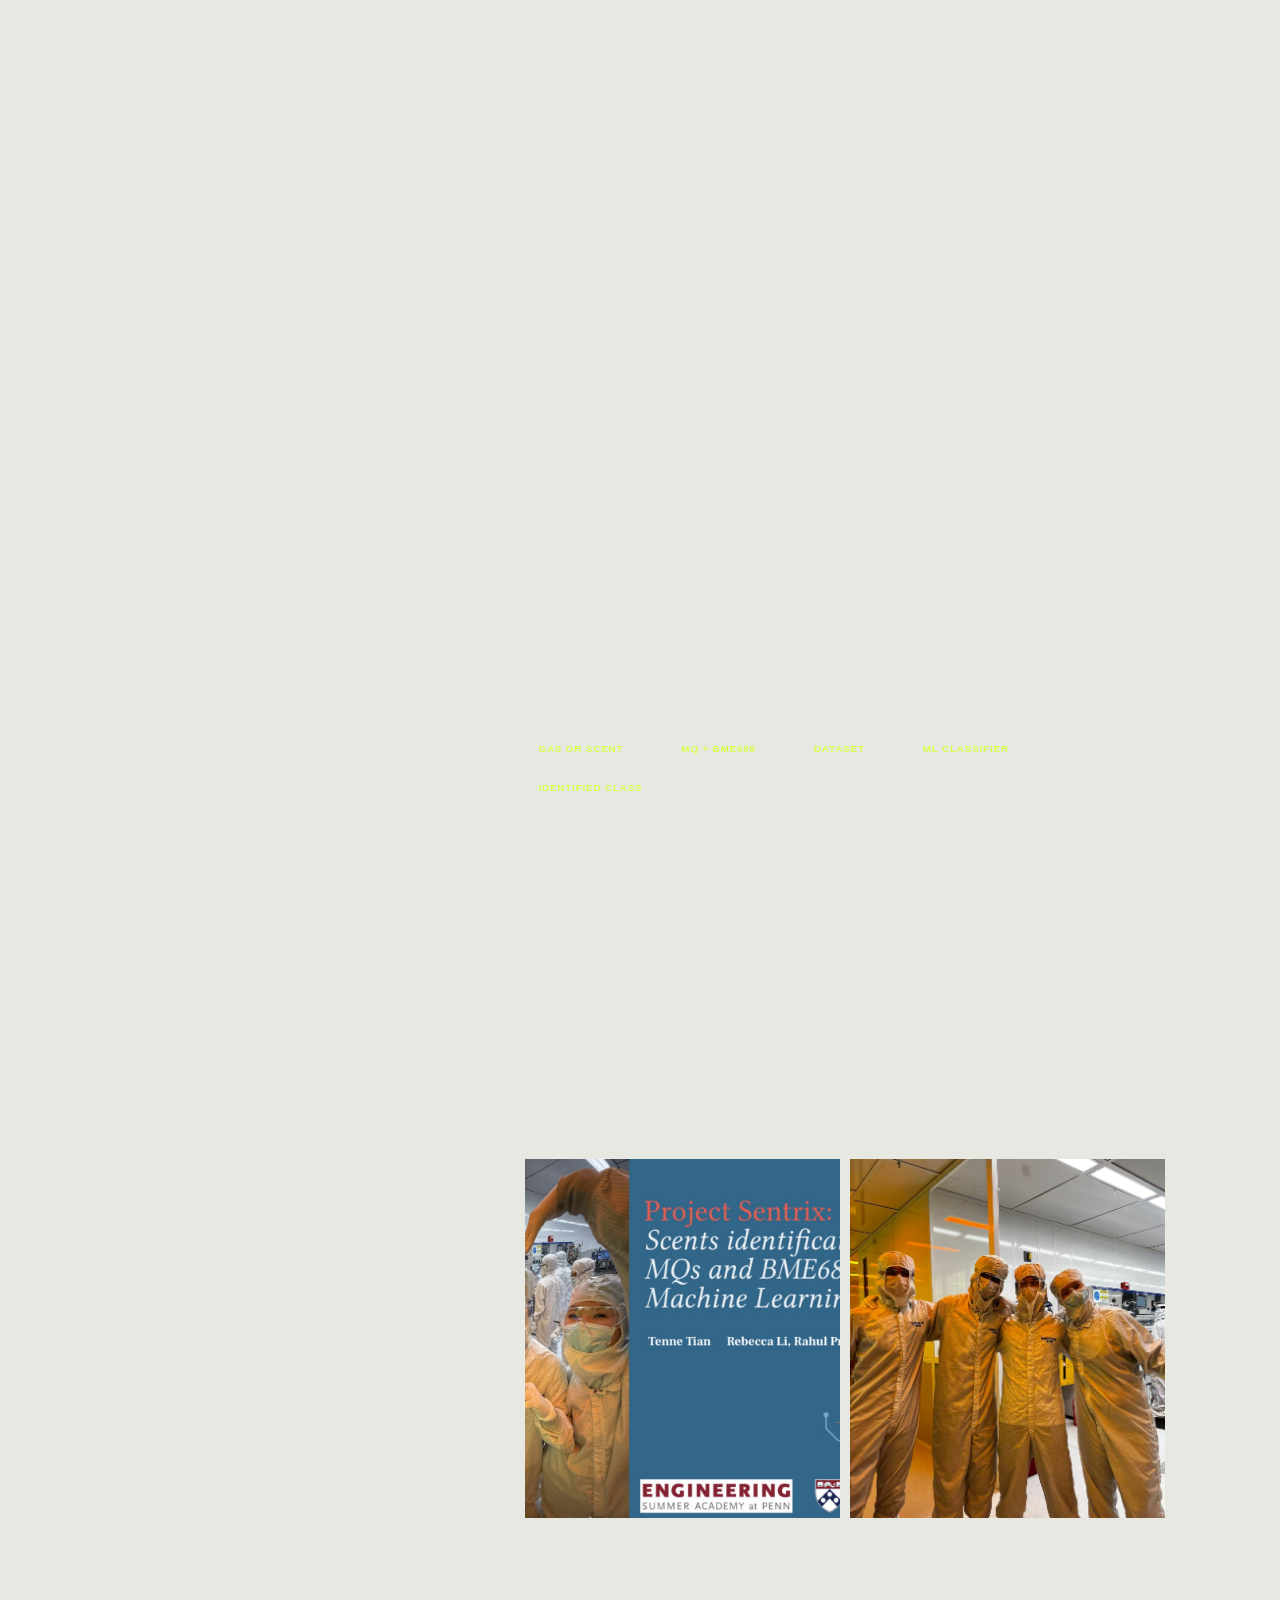
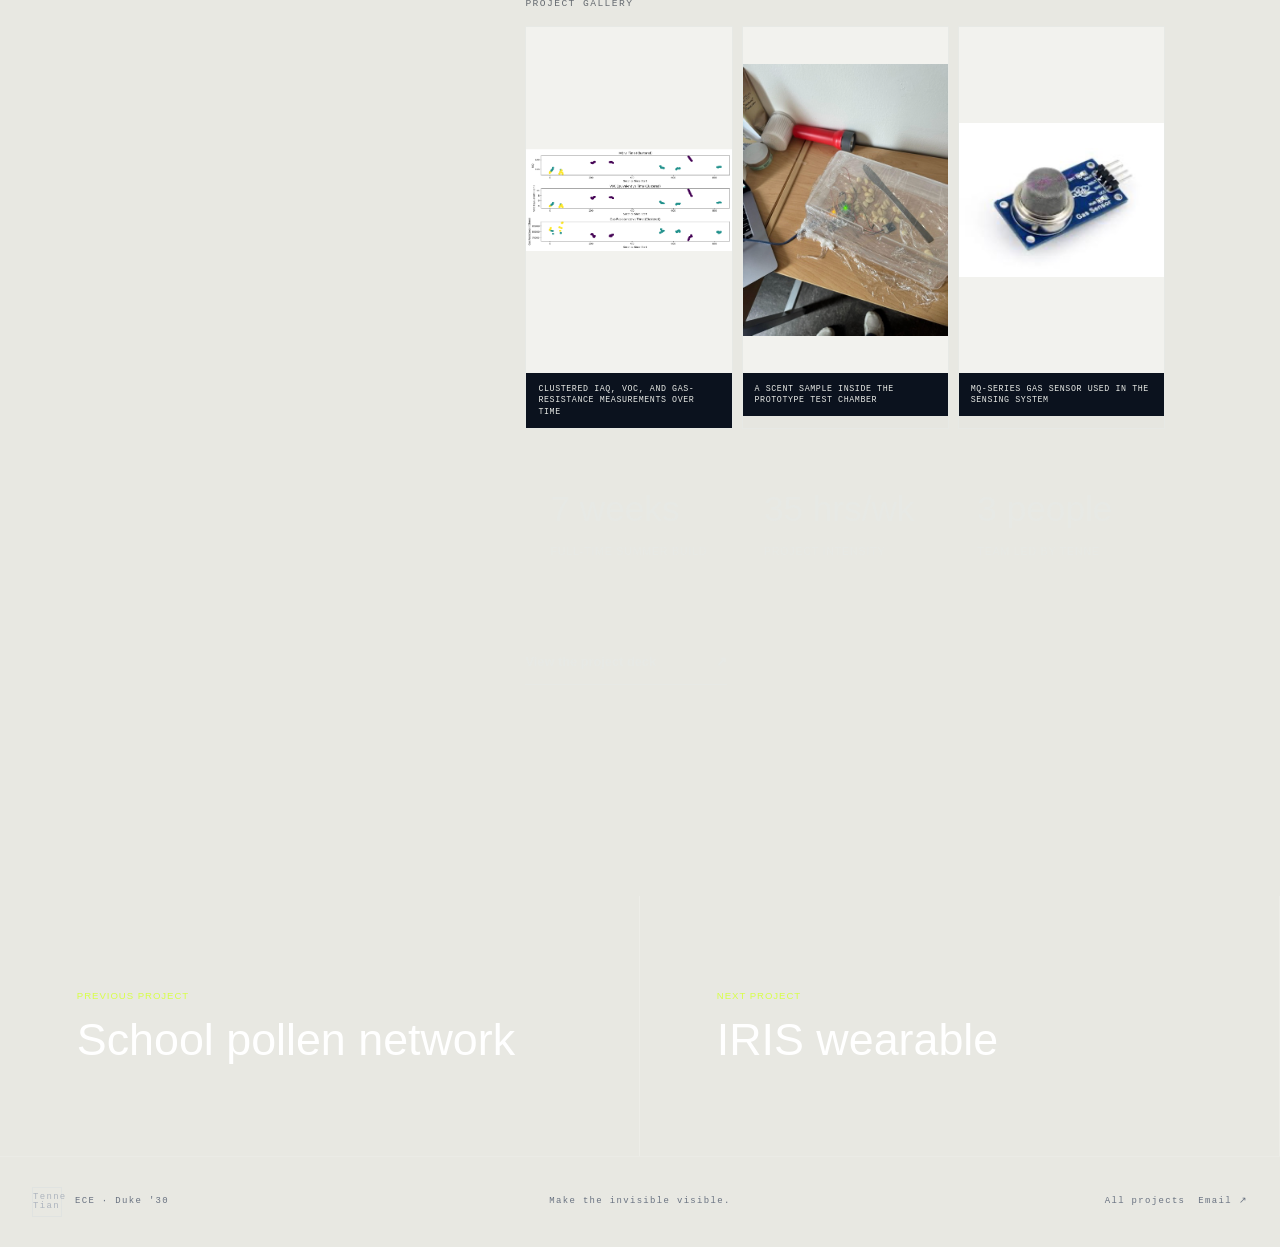
<file: projects/scent-classifier.html>
<!doctype html><html lang="en"><head><meta charset="UTF-8"><meta name="viewport" content="width=device-width,initial-scale=1"><meta name="description" content="Tenne Tian's scent sensor and machine-learning classifier."><title>Scent Sensor + ML — Tenne Tian</title><link rel="icon" href="../assets/favicon.svg"><link rel="stylesheet" href="../styles.css?v=12"><link rel="stylesheet" href="project.css?v=3"><script src="../script.js?v=8" defer></script></head><body class="project-page"><div class="scroll-progress"></div><header class="site-header"><a class="wordmark" href="../index.html"><span class="wordmark-mark">TT</span><span>Tenne Tian</span></a><nav><a href="../index.html#projects">All projects</a><a class="nav-cta" href="../TenneTian-Resume-Final-9.11.pdf" target="_blank">Résumé ↗</a></nav></header><main><div class="project-breadcrumb"><a href="../index.html#projects">← Project index</a><span>03 / 06</span></div><section class="project-hero"><div><p class="project-kicker">Gas sensing · Machine learning · 2025</p><h1>Scent sensor + ML classifier</h1><p class="project-lede">A seven-week nanotechnology project combining MQ gas sensors, a BME688, and a machine-learning pipeline for gas and scent identification.</p></div><aside class="project-facts"><div><span>Role</span><strong>Team lead</strong></div><div><span>Program</span><strong>UPenn ESAP Nanotechnology</strong></div><div><span>Team</span><strong>3 members</strong></div></aside></section><figure class="project-visual"><img src="../assets/projects/scent/presentation-cover.jpg" alt="Project Sentrix presentation cover"><figcaption class="visual-caption">Project Sentrix at UPenn Engineering.</figcaption></figure><div class="case-body"><section class="case-row"><p class="case-label">The concept</p><div class="case-copy"><h2>Can a compact sensor learn the signature of gases and scents?</h2><p>We explored how a dual-sensor system could turn raw gas resistance and concentration measurements into useful distinctions between environmental conditions and scent samples.</p></div></section><section class="case-row"><p class="case-label">My work</p><div class="case-copy"><h2>Leading across sensor design and model training.</h2><ul><li>Led a three-member team building the MQ and BME688 sensing system.</li><li>Organized raw sensor measurements for collection and calibration.</li><li>Trained the BME688 using clean-air and coffee scent measurements.</li><li>Used MQ-135 and MQ-3 sensors to track gases in parts per million.</li></ul><div class="flow"><span>Gas or scent</span><b>→</b><span>MQ + BME688</span><b>→</b><span>Dataset</span><b>→</b><span>ML classifier</span><b>→</b><span>Identified class</span></div></div></section><section class="case-row"><p class="case-label">Project archive</p><div class="case-copy"><h2>Sensor work from the cleanroom to the classifier.</h2><div class="project-gallery project-gallery-two"><img src="../assets/projects/scent/presentation-cover.jpg" alt="Project Sentrix presentation cover"><img src="../assets/cleanroom.jpg" alt="Project team working in the cleanroom"></div><div class="fact-grid"><div><strong>7 weeks</strong><span>full-time summer build</span></div><div><strong>35 hrs/wk</strong><span>project intensity</span></div><div><strong>3 people</strong><span>team led by Tenne</span></div></div><a class="project-external" href="../assets/docs/scent-sensor-presentation.pdf" target="_blank">View the project deck <span>↗</span></a></div></section></div><nav class="project-next"><a href="pollen-network.html"><span>Previous project</span><strong>School pollen network</strong></a><a href="iris.html"><span>Next project</span><strong>IRIS wearable</strong></a></nav></main><footer><div><strong>Tenne Tian</strong><span>ECE · Duke '30</span></div><p>Make the invisible visible.</p><div class="footer-links"><a href="../index.html#projects">All projects</a><a href="mailto:tenne.tian@duke.edu">Email ↗</a></div></footer></body></html>
</file>
<file: styles.css>
:root{--bg:#080d18;--bg2:#0d1423;--panel:#101927;--ink:#e7e9e5;--muted:#8a92a0;--line:rgba(190,202,219,.18);--line2:rgba(190,202,219,.1);--acid:#d7ff48;--blue:#83a7ff;--paper:#e8e8e2;--dark:#080d18;--serif:"Iowan Old Style",Baskerville,"Times New Roman",serif;--sans:Inter,"Helvetica Neue",Arial,sans-serif;--mono:"SFMono-Regular",Consolas,"Liberation Mono",monospace}*{box-sizing:border-box}html{scroll-behavior:smooth}body{margin:0;color:var(--ink);background:var(--bg);font-family:var(--sans);-webkit-font-smoothing:antialiased}body:before{content:"";position:fixed;inset:0;z-index:100;pointer-events:none;opacity:.025;background-image:url("data:image/svg+xml,%3Csvg viewBox='0 0 180 180' xmlns='http://www.w3.org/2000/svg'%3E%3Cfilter id='n'%3E%3CfeTurbulence type='fractalNoise' baseFrequency='.9' numOctaves='3' stitchTiles='stitch'/%3E%3C/filter%3E%3Crect width='100%25' height='100%25' filter='url(%23n)' opacity='.7'/%3E%3C/svg%3E")}a{color:inherit;text-decoration:none}img{display:block;width:100%}button{font:inherit}.sr-only{position:absolute;width:1px;height:1px;padding:0;margin:-1px;overflow:hidden;clip:rect(0,0,0,0);white-space:nowrap;border:0}.skip-link{position:fixed;top:10px;left:10px;z-index:200;padding:10px 15px;color:var(--dark);background:var(--acid);transform:translateY(-160%)}.skip-link:focus{transform:none}.scroll-progress{position:fixed;top:0;left:0;z-index:200;width:0;height:2px;background:var(--acid)}.grid-surface{background-image:linear-gradient(var(--line2) 1px,transparent 1px),linear-gradient(90deg,var(--line2) 1px,transparent 1px);background-size:56px 56px}.site-header{position:sticky;top:0;z-index:60;height:66px;display:flex;align-items:center;justify-content:space-between;padding:0 32px;background:rgba(5,8,14,.94);backdrop-filter:blur(16px);border-bottom:1px solid var(--line)}.wordmark{display:flex;align-items:center;gap:13px;font:500 .67rem/1 var(--mono);letter-spacing:.23em}.wordmark-box{display:grid;place-items:center;width:32px;height:32px;border:1px solid var(--line);font-size:.6rem;letter-spacing:0}.site-header nav{display:flex;gap:38px;font:500 .62rem/1 var(--mono);letter-spacing:.2em;text-transform:uppercase}.site-header nav a{transition:color .2s}.site-header nav a:hover{color:var(--acid)}.menu-toggle{display:none;padding:8px;border:0;background:transparent}.menu-toggle>span:not(.sr-only){display:block;width:24px;height:1px;margin:5px 0;background:var(--ink)}
.hero{position:relative;min-height:calc(100vh - 66px);display:grid;place-items:center;overflow:hidden;border-bottom:1px solid var(--line)}.corner{position:absolute;width:18px;height:18px}.corner:before,.corner:after{content:"";position:absolute;background:var(--muted)}.corner:before{width:18px;height:1px}.corner:after{width:1px;height:18px}.corner-tl{top:24px;left:24px}.corner-tr{top:24px;right:24px;transform:rotate(90deg)}.corner-bl{bottom:24px;left:24px;transform:rotate(-90deg)}.corner-br{right:24px;bottom:24px;transform:rotate(180deg)}.figure-label{position:absolute;inset:26px 32px auto;display:flex;justify-content:space-between;color:#68717f;font:500 .59rem/1 var(--mono);letter-spacing:.2em}.hero-core{position:relative;z-index:2;width:min(850px,82vw);padding:80px 0;text-align:center}.eyebrow{margin:0 0 32px;color:#9aa3b0;font:500 .69rem/1.5 var(--mono);letter-spacing:.28em}.hero h1,.about h2,.competition h2,.contact h2{margin:0;font-family:var(--serif);font-weight:400;letter-spacing:-.05em}.hero h1{font-size:clamp(5rem,10.5vw,10.5rem);line-height:.85}.hero h1 em,.about h2 em,.competition h2 em,.contact h2 em{color:#a7acb4;font-weight:400}.signal-rule{display:flex;align-items:center;justify-content:center;gap:13px;margin:55px auto 35px}.signal-rule span{width:135px;height:1px;background:var(--line)}.signal-rule i{width:8px;height:8px;border:1px solid #77808d;transform:rotate(45deg)}.hero-lede{max-width:690px;margin:0 auto 42px;color:#c4c8ca;font-family:var(--serif);font-size:clamp(1.15rem,2vw,1.55rem);line-height:1.45}.hero-actions{display:flex;align-items:center;justify-content:center;gap:10px}.pill{display:inline-flex;align-items:center;justify-content:center;min-height:42px;padding:0 23px;border:1px solid var(--line);border-radius:99px;color:#aab1bc;font:500 .62rem/1 var(--mono);letter-spacing:.18em;transition:color .2s,border .2s,background .2s}.pill:hover{color:var(--ink);border-color:#667080}.pill-primary{color:var(--dark);background:var(--acid);border-color:var(--acid)}.pill-primary:hover{color:var(--dark);background:#e4ff7a}.round-link{display:grid;place-items:center;width:42px;height:42px;border:1px solid var(--line);border-radius:50%;font-family:var(--mono);color:#aab1bc}.schematic{position:absolute;opacity:.52}.schematic svg{width:100%;fill:none;stroke:#77808d;stroke-width:1}.schematic-left{left:2.5%;top:15%;width:19vw}.schematic-right{right:2%;bottom:9%;width:27vw}.learn-more{position:absolute;bottom:25px;left:50%;display:flex;flex-direction:column;align-items:center;gap:11px;transform:translateX(-50%);color:#667080;font:500 .55rem/1 var(--mono);letter-spacing:.2em}.learn-more i{display:grid;place-items:center;width:34px;height:34px;border:1px solid var(--line);border-radius:50%;font-style:normal}.photo-ribbon{overflow:hidden;padding:26px 0;border-bottom:1px solid var(--line);background:#05080e}.photo-ribbon>p{margin:0 0 16px;padding-left:32px;color:#697281;font:500 .55rem/1 var(--mono);letter-spacing:.2em}.ribbon-track{display:flex;width:max-content;gap:8px;animation:marquee 38s linear infinite}.ribbon-track img{width:260px;height:110px;object-fit:cover;filter:grayscale(1) contrast(1.1);opacity:.62}@keyframes marquee{to{transform:translateX(-50%)}}
.section{position:relative;padding:clamp(110px,13vw,190px) 32px;border-bottom:1px solid var(--line)}.about-grid{max-width:1180px;margin:auto;display:grid;grid-template-columns:.78fr 1.22fr;gap:clamp(55px,9vw,130px);align-items:center}.portrait-frame{margin:0;padding:10px;border:1px solid var(--line)}.portrait-frame img{height:610px;object-fit:cover;object-position:55% center;filter:grayscale(.9) contrast(1.05)}.portrait-frame figcaption{padding:12px 3px 3px;color:#697281;font:500 .55rem/1 var(--mono);letter-spacing:.15em}.about-copy .eyebrow{margin-bottom:20px}.about-copy h2{font-size:clamp(4rem,7vw,7.4rem);line-height:.9}.about-copy>p:not(.eyebrow){margin:38px 0;color:#abb1ba;font-family:var(--serif);font-size:1.18rem;line-height:1.65}.about-copy h3{margin:55px 0 10px;font:500 .68rem/1 var(--mono);letter-spacing:.19em;text-transform:uppercase}.roles{margin:0;padding:0;border-top:1px solid var(--line);list-style:none}.roles li{display:grid;grid-template-columns:45px 1fr;padding:18px 0;border-bottom:1px solid var(--line)}.roles>li>span{color:#68717e;font:500 .65rem/1 var(--mono)}.roles div{display:flex;justify-content:space-between;gap:20px}.roles strong{font-family:var(--serif);font-size:1.05rem;font-weight:400}.roles small{color:#68717e;font:500 .55rem/1.4 var(--mono);letter-spacing:.09em}.text-arrow{display:inline-flex;justify-content:space-between;gap:60px;margin-top:36px;padding-bottom:8px;border-bottom:1px solid var(--line);color:#aeb5bf;font:500 .62rem/1 var(--mono);letter-spacing:.14em}.text-arrow span{color:var(--acid)}
.projects{background-color:#09080a;background-image:linear-gradient(rgba(131,80,75,.08) 1px,transparent 1px),linear-gradient(90deg,rgba(131,80,75,.08) 1px,transparent 1px);background-size:56px 56px}.project-controls{max-width:1216px;margin:0 auto 70px;display:flex;justify-content:space-between;align-items:flex-end;gap:35px;padding:30px 0;border-block:1px solid var(--line)}.control-label{margin:0 0 12px;color:#68717e;font:500 .55rem/1 var(--mono);letter-spacing:.19em}.filters{display:flex;gap:8px;flex-wrap:wrap}.filter,.year-filter{min-height:37px;padding:0 16px;border:1px solid var(--line);border-radius:99px;color:#87909d;background:transparent;cursor:pointer;font:500 .58rem/1 var(--mono);letter-spacing:.12em;transition:all .2s}.filter:hover,.year-filter:hover,.filter.is-active,.year-filter.is-active{color:var(--dark);background:var(--paper);border-color:var(--paper)}.year-group{max-width:1216px;margin:0 auto 90px}.year-group[hidden]{display:none}.year-heading{display:flex;align-items:baseline;gap:18px;margin-bottom:30px;padding-bottom:10px;border-bottom:1px solid var(--line)}.year-heading h2{margin:0;font-family:var(--serif);font-size:2.8rem;font-weight:400}.year-heading span{color:#697281;font:500 .55rem/1 var(--mono);letter-spacing:.17em}.project-grid{display:grid;grid-template-columns:repeat(3,1fr);border-top:1px solid var(--line);border-left:1px solid var(--line)}.project-card{min-width:0;border-right:1px solid var(--line);border-bottom:1px solid var(--line);background:rgba(5,8,13,.58)}.project-card[hidden]{display:none}.project-open{width:100%;height:100%;display:flex;flex-direction:column;padding:0;border:0;color:inherit;background:transparent;text-align:left;cursor:pointer}.project-media{position:relative;height:220px;overflow:hidden;border-bottom:1px solid var(--line);background:#0c121c}.project-media img{height:100%;object-fit:cover;filter:saturate(.68) brightness(.68) contrast(1.1);transition:filter .3s,transform .5s}.project-card:hover .project-media img{filter:saturate(.95) brightness(.82);transform:scale(1.025)}.badge{position:absolute;left:10px;top:10px;max-width:calc(100% - 20px);padding:7px 10px;border:1px solid var(--line);border-radius:99px;color:#d8dce1;background:rgba(5,8,13,.86);font:500 .52rem/1 var(--mono);letter-spacing:.11em}.project-summary{display:flex;flex:1;flex-direction:column;padding:24px 20px 20px}.project-summary h3{margin:0 0 12px;font-family:var(--serif);font-size:1.55rem;font-weight:400}.project-summary p{display:-webkit-box;overflow:hidden;-webkit-line-clamp:3;-webkit-box-orient:vertical;min-height:66px;margin:0 0 22px;color:#a7adb5;font-family:var(--serif);font-size:.98rem;line-height:1.45}.tags{display:flex;gap:6px;flex-wrap:wrap}.tags span{padding:5px 7px;border:1px solid var(--line);color:#78818e;font:500 .5rem/1 var(--mono);letter-spacing:.08em}.details-cue{display:flex;justify-content:space-between;margin-top:auto;padding-top:26px;color:#6e7783;font:500 .55rem/1 var(--mono);letter-spacing:.12em}.details-cue i{color:var(--acid);font-style:normal;transition:transform .2s}.project-card:hover .details-cue i{transform:translate(3px,-3px)}.diagram-media{display:grid;place-items:center}.mini-flow{display:flex;align-items:center;gap:6px;padding:20px}.mini-flow span{padding:9px;color:var(--dark);background:var(--acid);font:700 .5rem/1 var(--mono);letter-spacing:.08em}.mini-flow i{color:var(--blue);font-style:normal}.quote-media{display:flex;align-items:center;padding:35px;background:var(--acid)}.quote-media blockquote{margin:15px 0 0;color:var(--dark);font-family:var(--serif);font-size:1.55rem;line-height:1.05}.quote-media .badge{color:var(--ink);background:var(--dark)}.medical-media{background:#dce5f6}.medical-media svg{width:85%;fill:none;stroke:#173568;stroke-width:3}.medical-media .badge{color:var(--ink);background:var(--dark)}.no-results{max-width:1216px;margin:auto;padding:70px 0;text-align:center;color:#77808d;font:500 .62rem/1 var(--mono);letter-spacing:.18em}
.competition{background-color:#0a101c}.competition-heading{max-width:1216px;margin:0 auto 65px;display:grid;grid-template-columns:1.3fr .7fr;gap:70px;align-items:end}.competition-heading h2{font-size:clamp(4rem,7vw,7.5rem);line-height:.88}.competition-heading>p{margin:0;color:#8c95a2;font-family:var(--serif);font-size:1.08rem;line-height:1.6}.competition-grid{max-width:1216px;margin:auto;display:grid;grid-template-columns:repeat(4,1fr);grid-auto-rows:230px;gap:10px}.photo-slot{position:relative;margin:0;overflow:hidden;border:1px solid var(--line);background:#0d1522}.photo-slot.slot-wide{grid-column:span 2}.photo-slot.slot-tall{grid-row:span 2}.photo-slot img{height:100%;object-fit:cover;filter:grayscale(.65) saturate(.7)}.photo-slot figcaption{position:absolute;left:10px;bottom:10px;padding:7px 9px;color:#d8dce1;background:rgba(5,8,13,.85);font:500 .5rem/1 var(--mono);letter-spacing:.1em}.placeholder{position:absolute;inset:0;display:flex;flex-direction:column;align-items:center;justify-content:center;background-image:linear-gradient(45deg,transparent 49.7%,var(--line) 50%,transparent 50.3%),linear-gradient(-45deg,transparent 49.7%,var(--line) 50%,transparent 50.3%)}.placeholder:before,.placeholder:after{content:"";position:absolute;background:var(--line)}.placeholder:before{width:1px;height:46px}.placeholder:after{width:46px;height:1px}.placeholder span{position:absolute;left:12px;top:12px;color:#68717e;font:500 .62rem/1 var(--mono)}.placeholder p{margin:0 0 8px;color:#929aa6;font:500 .58rem/1 var(--mono);letter-spacing:.15em}.placeholder small{color:#596270;font:500 .48rem/1 var(--mono);letter-spacing:.13em}.contact{position:relative;min-height:650px;display:grid;place-items:center;padding:120px 30px}.contact-core{max-width:1040px;text-align:center}.contact h2{margin-bottom:50px;font-size:clamp(4rem,8vw,8.7rem);line-height:.88}.contact-core>div{display:flex;justify-content:center;gap:10px}footer{display:grid;grid-template-columns:1fr 1fr 1fr;gap:20px;align-items:center;padding:30px 32px;border-top:1px solid var(--line);color:#697281;font:500 .56rem/1 var(--mono);letter-spacing:.15em}footer>div:first-child,footer>div:last-child{display:flex;align-items:center;gap:13px}footer>div:last-child{justify-content:flex-end}footer strong{display:grid;place-items:center;width:30px;height:30px;border:1px solid var(--line);color:#adb4be;font-weight:500}footer p{margin:0;text-align:center}
.project-dialog{width:min(1040px,calc(100vw - 40px));max-height:calc(100vh - 40px);padding:0;border:1px solid #3a4452;color:var(--ink);background:#0b121e;box-shadow:0 30px 100px #000}.project-dialog::backdrop{background:rgba(0,0,0,.76);backdrop-filter:blur(5px)}.dialog-close{position:sticky;float:right;top:18px;right:18px;z-index:4;width:42px;height:42px;border:1px solid var(--line);border-radius:50%;color:var(--ink);background:#111a28;cursor:pointer;font-size:1.5rem}.dialog-content{padding:clamp(35px,6vw,80px)}.modal-kicker{margin-bottom:25px;color:var(--acid);font:500 .62rem/1 var(--mono);letter-spacing:.16em}.dialog-content>h2{max-width:800px;margin:0;font-family:var(--serif);font-size:clamp(3.3rem,7vw,7rem);font-weight:400;line-height:.88;letter-spacing:-.05em}.modal-lede{max-width:760px;margin:28px 0 45px;color:#aeb4bc;font-family:var(--serif);font-size:1.35rem;line-height:1.5}.modal-image{height:min(50vw,500px);object-fit:cover;margin-bottom:45px;border:1px solid var(--line)}.modal-columns{display:grid;grid-template-columns:1fr 1fr;gap:45px;padding-top:35px;border-top:1px solid var(--line)}.modal-columns h3{margin:0 0 14px;color:#87909c;font:500 .6rem/1 var(--mono);letter-spacing:.15em;text-transform:uppercase}.modal-columns p,.modal-columns li{color:#b3b9c0;font-family:var(--serif);font-size:1.05rem;line-height:1.65}.modal-columns ul{margin:0;padding-left:18px}.modal-link{display:inline-flex;margin-top:35px;padding-bottom:7px;border-bottom:1px solid var(--acid);color:var(--acid);font:500 .62rem/1 var(--mono);letter-spacing:.14em}.modal-system{display:flex;align-items:center;justify-content:center;gap:10px;flex-wrap:wrap;min-height:300px;margin-bottom:45px;padding:30px;border:1px solid var(--line);background:#0e1725}.modal-system span{padding:12px 15px;color:var(--dark);background:var(--acid);font:700 .55rem/1 var(--mono);letter-spacing:.09em}.modal-system i{color:var(--blue);font-style:normal}.medical-system{background:#dce5f6}.medical-system span{color:var(--ink);background:white}.medical-system i{color:#173568}.reveal{opacity:0;transform:translateY(20px);transition:opacity .65s,transform .65s}.reveal[data-delay="1"]{transition-delay:.08s}.reveal[data-delay="2"]{transition-delay:.16s}.reveal.is-visible{opacity:1;transform:none}
@media(max-width:1000px){.schematic{opacity:.25}.about-grid{grid-template-columns:1fr}.portrait-frame{max-width:600px}.portrait-frame img{height:520px}.project-grid{grid-template-columns:1fr 1fr}.competition-grid{grid-template-columns:repeat(3,1fr)}.competition-heading{grid-template-columns:1fr}}
@media(max-width:720px){.site-header{height:60px;padding:0 18px}.menu-toggle{display:block}.site-header nav{position:fixed;inset:60px 0 auto;display:none;flex-direction:column;gap:0;padding:18px;background:#070b13;border-bottom:1px solid var(--line)}.site-header nav.is-open{display:flex}.site-header nav a{padding:14px;border-bottom:1px solid var(--line)}.figure-label{inset:18px 20px auto;font-size:.5rem}.hero{min-height:calc(100svh - 60px)}.hero-core{width:88vw}.hero h1{font-size:clamp(4.3rem,22vw,7rem)}.hero-lede{font-size:1.08rem}.hero-actions{flex-wrap:wrap}.schematic-left{width:42vw;top:9%;left:-12%}.schematic-right{width:55vw;right:-12%;bottom:8%}.signal-rule span{width:80px}.photo-ribbon>p{padding-left:20px}.section{padding:110px 20px}.portrait-frame img{height:440px}.about-copy h2{font-size:4.2rem}.roles div{flex-direction:column;gap:7px}.project-controls{align-items:flex-start;flex-direction:column}.project-grid{grid-template-columns:1fr}.project-media{height:250px}.competition-grid{grid-template-columns:1fr 1fr;grid-auto-rows:180px}.photo-slot.slot-wide{grid-column:span 2}.competition-heading h2{font-size:4.1rem}.placeholder p{max-width:130px;text-align:center;line-height:1.45}.modal-columns{grid-template-columns:1fr}.modal-system i{display:none}footer{grid-template-columns:1fr;justify-items:start;gap:18px}footer p{text-align:left}footer>div:last-child{justify-content:flex-start;flex-wrap:wrap}.project-dialog{width:calc(100vw - 20px);max-height:calc(100vh - 20px)}.dialog-content{padding:35px 24px}.dialog-content>h2{font-size:3.35rem}}
@media(prefers-reduced-motion:reduce){html{scroll-behavior:auto}*,*:before,*:after{animation-duration:.01ms!important;animation-iteration-count:1!important;transition-duration:.01ms!important}.reveal{opacity:1;transform:none}}

/* Preserve the About portrait's original color and tonal balance. */
.portrait-frame img{filter:none}

/* Modular Drones uses the supplied transparent system icon as its cover. */
.drone-icon-media{background:var(--acid)}
.drone-icon-media img{object-fit:contain;padding:24px;filter:none}
.project-card:hover .drone-icon-media img{filter:none;transform:scale(1.025)}
.drone-modal{background:var(--acid)}
.drone-modal img{width:min(440px,80%);height:auto;filter:none}

/* Additional project photography and process documentation. */
.detail-gallery-section{margin-top:45px;padding-top:35px;border-top:1px solid var(--line)}
.detail-gallery-section>h3{margin:0 0 18px;color:#87909c;font:500 .6rem/1 var(--mono);letter-spacing:.15em;text-transform:uppercase}
.detail-photo-grid{display:grid;grid-template-columns:repeat(2,minmax(0,1fr));gap:9px}
.detail-photo-grid-3{grid-template-columns:repeat(3,minmax(0,1fr))}
.detail-photo-grid figure{position:relative;min-width:0;margin:0;overflow:hidden;border:1px solid var(--line);background:#070c14}
.detail-photo-grid img{width:100%;height:clamp(210px,27vw,360px);object-fit:contain;background:#f2f2ee}
.detail-photo-grid figcaption{padding:10px 12px;color:#c4cad1;background:#0b121e;font:500 .52rem/1.4 var(--mono);letter-spacing:.07em;text-transform:uppercase}
.project-page .detail-gallery-section{border-top-color:var(--rule)}
.project-page .detail-gallery-section>h3{color:#656a70}
.project-page .detail-photo-grid figure{border-color:var(--rule);background:#e6e6e0}
.project-page .detail-photo-grid figcaption{color:#e7e9e5}
@media(max-width:720px){.detail-photo-grid,.detail-photo-grid-3{grid-template-columns:1fr}.detail-photo-grid img{height:auto;max-height:420px}}

/* Dense, full-color Competition Field Notes mosaic. */
.competition-grid{grid-template-columns:repeat(5,minmax(0,1fr));grid-auto-rows:180px;grid-auto-flow:dense;gap:4px}
.photo-slot img{filter:none}
@media(max-width:1000px){.competition-grid{grid-template-columns:repeat(3,minmax(0,1fr));grid-auto-rows:175px}}
@media(max-width:720px){.competition-grid{grid-template-columns:repeat(2,minmax(0,1fr));grid-auto-rows:160px;gap:3px}}

/* Cinematic homepage — footage can be extended by adding another video and cue. */
.site-header{position:fixed;inset:0 0 auto;background:linear-gradient(to bottom,rgba(3,6,11,.82),rgba(3,6,11,.48));border-bottom-color:rgba(255,255,255,.12)}
section[id]{scroll-margin-top:66px}
.video-hero{min-height:100svh;background:#05080e;isolation:isolate}
.video-stage,.video-shade,.hero-video{position:absolute;inset:0}
.video-stage{z-index:-3;overflow:hidden;background:#111827}
.hero-video{width:100%;height:100%;object-fit:cover;object-position:center;opacity:0;transition:opacity 1s ease;filter:saturate(.78) contrast(1.08)}
.hero-video.is-active{opacity:1}
.video-shade{z-index:-2;background:linear-gradient(90deg,rgba(2,5,10,.64),rgba(2,5,10,.3) 48%,rgba(2,5,10,.52)),linear-gradient(to top,rgba(3,7,13,.78),transparent 47%,rgba(3,7,13,.36))}
.video-hero:after{content:"";position:absolute;inset:0;z-index:-1;background-image:linear-gradient(rgba(255,255,255,.045) 1px,transparent 1px),linear-gradient(90deg,rgba(255,255,255,.045) 1px,transparent 1px);background-size:64px 64px;mix-blend-mode:soft-light;pointer-events:none}
.hero-figure{top:94px;color:rgba(255,255,255,.56)}
.video-hero .hero-core{width:min(1150px,88vw);padding:130px 0 180px;text-shadow:0 3px 30px rgba(0,0,0,.38)}
.video-hero .eyebrow{margin-bottom:24px;color:rgba(255,255,255,.75)}
.video-hero h1{max-width:1150px;margin:auto;font-size:clamp(4.6rem,8.9vw,9.5rem);line-height:.83;color:#fff}
.video-hero h1 em{display:inline;color:#fff;font-style:italic}
.hero-name{margin:30px 0 15px;color:#fff;font-family:var(--serif);font-size:clamp(1.65rem,3vw,2.7rem);font-variant:small-caps;letter-spacing:.05em}
.video-hero .hero-lede{max-width:720px;margin-bottom:34px;color:rgba(255,255,255,.87);font-size:clamp(1rem,1.65vw,1.28rem)}
.video-hero .pill{border-color:rgba(255,255,255,.38);color:#fff;background:rgba(4,8,14,.22);backdrop-filter:blur(8px)}
.video-hero .pill-primary{color:var(--dark);background:var(--acid);border-color:var(--acid);text-shadow:none}
.footage-controls{position:absolute;left:32px;bottom:28px;z-index:4;display:flex;align-items:center;gap:20px}
.footage-toggle{display:grid;place-items:center;width:38px;height:38px;border:1px solid rgba(255,255,255,.32);border-radius:50%;color:#fff;background:rgba(3,7,13,.4);cursor:pointer;font:600 .7rem/1 var(--mono);backdrop-filter:blur(8px)}
.footage-track{display:flex;gap:20px}
.footage-cue{width:170px;display:grid;grid-template-columns:24px 1fr;gap:5px 8px;align-items:center;padding:0;border:0;color:rgba(255,255,255,.55);background:transparent;cursor:pointer;text-align:left;font:500 .52rem/1 var(--mono);letter-spacing:.12em}
.footage-cue span{grid-row:1/3}
.footage-cue i{position:relative;display:block;height:1px;overflow:hidden;background:rgba(255,255,255,.28)}
.footage-cue i:after{content:"";position:absolute;inset:0 auto 0 0;width:var(--video-progress,0%);background:var(--acid)}
.footage-cue em{font-style:normal;white-space:nowrap}
.footage-cue.is-active{color:#fff}
.video-hero .learn-more{bottom:25px;color:rgba(255,255,255,.65)}
.video-hero .learn-more i{border-color:rgba(255,255,255,.35)}

@media(max-width:720px){
  section[id]{scroll-margin-top:60px}
  .hero-figure{top:79px}
  .hero-figure span:first-child{display:none}
  .video-hero .hero-core{width:90vw;padding:125px 0 190px}
  .video-hero h1{font-size:clamp(3.8rem,17vw,5.7rem);line-height:.86}
  .hero-name{margin-top:24px;font-size:1.55rem}
  .video-hero .hero-lede{max-width:340px;font-size:1rem}
  .video-hero .hero-actions{gap:8px}
  .video-hero .pill{min-height:40px;padding-inline:17px;font-size:.55rem}
  .footage-controls{left:18px;right:18px;bottom:24px;gap:12px}
  .footage-track{flex:1;gap:10px}
  .footage-cue{width:auto;flex:1;grid-template-columns:18px 1fr;font-size:.46rem}
  .footage-cue em{white-space:normal;line-height:1.3}
  .video-hero .learn-more{display:none}
  .hero-video{object-position:center center}
}

@media(prefers-reduced-motion:reduce){.hero-video{transition:none}.footage-controls{display:none}}

/* Project detail image stories */
.modal-gallery{display:grid;grid-template-columns:1.45fr .8fr;grid-template-rows:repeat(2,minmax(170px,250px));gap:9px;margin-bottom:45px}.modal-gallery figure{position:relative;min-width:0;margin:0;overflow:hidden;border:1px solid var(--line);background:#070c14}.modal-gallery-feature{grid-row:span 2}.modal-gallery img{width:100%;height:100%;object-fit:cover}.modal-gallery figcaption{position:absolute;right:8px;bottom:8px;left:8px;padding:8px 10px;color:#e1e5e8;background:rgba(4,8,13,.82);font:500 .52rem/1.3 var(--mono);letter-spacing:.09em;text-transform:uppercase}
.modal-gallery .modal-system{height:100%;min-height:0;margin:0;border:0}.modal-gallery .modal-system span{padding:9px 11px}.modal-media-section{margin-top:45px;padding-top:35px;border-top:1px solid var(--line)}.modal-media-section>h3{margin:0 0 16px;color:#87909c;font:500 .6rem/1 var(--mono);letter-spacing:.15em;text-transform:uppercase}.modal-video{position:relative;overflow:hidden;aspect-ratio:16/9;border:1px solid var(--line);background:#05080d}.modal-video iframe,.modal-video-file{display:block;width:100%;aspect-ratio:16/9;border:0;background:#05080d}.modal-video-file{object-fit:contain}.youtube-fallback{position:absolute;inset:0;display:grid;place-items:center;overflow:hidden;color:white}.youtube-fallback img{position:absolute;inset:0;width:100%;height:100%;object-fit:cover;filter:brightness(.35)}.youtube-fallback span{position:relative;z-index:1;padding:14px 18px;border:1px solid rgba(255,255,255,.55);background:rgba(5,8,13,.72);font:500 .62rem/1 var(--mono);letter-spacing:.12em}.modal-resources{display:flex;gap:12px 26px;flex-wrap:wrap;margin-top:4px}.modal-resources .modal-link{margin-top:26px}
.project-gallery{display:grid;grid-template-columns:repeat(3,1fr);gap:10px;margin:35px 0}.project-gallery-two{grid-template-columns:repeat(2,1fr)}.project-gallery img{width:100%;height:clamp(220px,28vw,390px);object-fit:cover;border:1px solid var(--rule);background:#deddd8}.project-video{position:relative;overflow:hidden;aspect-ratio:16/9;margin:35px 0;border:1px solid var(--rule);background:#05080d}.project-video iframe,.project-video-file{display:block;width:100%;aspect-ratio:16/9;border:0;background:#05080d}.project-video-file{margin-top:35px;object-fit:contain}.project-resource-links{display:flex;gap:16px 35px;flex-wrap:wrap}
.resource-section{margin-top:45px;padding-top:35px;border-top:1px solid var(--line)}.resource-heading{display:flex;align-items:end;justify-content:space-between;gap:24px;margin-bottom:18px}.resource-heading h3{margin:0;color:var(--ink);font-family:var(--serif);font-size:1.8rem;font-weight:400}.resource-heading p{max-width:390px;margin:0;color:#8f98a5;font-family:var(--serif);font-size:1rem;line-height:1.45}.resource-grid{display:grid;grid-template-columns:repeat(2,1fr);gap:9px}.resource-card{position:relative;min-height:155px;display:flex;flex-direction:column;padding:22px 48px 22px 22px;border:1px solid var(--line);background:#0e1725;transition:border-color .2s,background .2s}.resource-card:hover{border-color:var(--acid);background:#121e2e}.resource-card span{margin-bottom:16px;color:var(--acid);font:500 .52rem/1 var(--mono);letter-spacing:.13em}.resource-card strong{font-family:var(--serif);font-size:1.35rem;font-weight:400}.resource-card small{margin-top:8px;color:#8f98a5;font-family:var(--serif);font-size:.88rem;line-height:1.35}.resource-card i{position:absolute;top:20px;right:20px;color:var(--acid);font-style:normal}.project-page .resource-section{border-top-color:rgba(8,13,24,.2)}.project-page .resource-heading h3{color:var(--dark)}.project-page .resource-heading p{color:#666b70}.project-page .resource-card{border-color:rgba(8,13,24,.2);color:var(--dark);background:#f1f1ec}.project-page .resource-card:hover{border-color:#365d9d;background:white}.project-page .resource-card span,.project-page .resource-card i{color:#365d9d}.project-page .resource-card small{color:#62676c}
@media(max-width:720px){.modal-gallery{grid-template-columns:1fr;grid-template-rows:280px 180px 180px}.modal-gallery-feature{grid-row:auto}.project-gallery,.project-gallery-two,.resource-grid{grid-template-columns:1fr}.project-gallery img{height:300px}.resource-heading{align-items:start;flex-direction:column}.resource-card{min-height:140px}}

/* Continuous project archive and homepage profile links */
.project-grid-continuous{max-width:1216px;margin:0 auto 90px}
.project-meta{display:block;margin-bottom:10px;color:var(--acid);font:500 .54rem/1 var(--mono);letter-spacing:.15em;text-transform:uppercase}
.hero-socials{display:flex;align-items:center;justify-content:center;gap:10px;flex-wrap:wrap;margin-top:22px}
.hero-socials a{display:grid;place-items:center;width:38px;height:38px;border:1px solid rgba(255,255,255,.35);border-radius:50%;color:rgba(255,255,255,.88);background:rgba(4,8,14,.25);backdrop-filter:blur(8px);transition:color .2s,border-color .2s,background .2s,transform .2s}
.hero-socials svg{width:17px;height:17px;fill:currentColor}
.hero-socials a:hover{color:var(--dark);border-color:var(--acid);background:var(--acid);transform:translateY(-2px)}
@media(max-width:720px){.hero-socials{gap:8px;margin-top:18px}.hero-socials a{width:35px;height:35px}.hero-socials svg{width:16px;height:16px}}
</file>
<file: projects/project.css>
.project-page{background:var(--paper)}.project-page .site-header{position:relative}.project-breadcrumb{display:flex;justify-content:space-between;gap:20px;padding:28px clamp(20px,6vw,96px);border-bottom:1px solid var(--rule);font-size:.67rem;text-transform:uppercase;letter-spacing:.09em}.project-hero{display:grid;grid-template-columns:1.45fr .55fr;gap:50px;padding:clamp(70px,9vw,130px) clamp(20px,6vw,96px) clamp(80px,10vw,150px)}.project-kicker{margin:0 0 28px;color:var(--navy2);font-size:.68rem;text-transform:uppercase;letter-spacing:.12em;font-weight:750}.project-hero h1{max-width:1050px;margin:0 0 35px;font-family:var(--display);font-size:clamp(4.2rem,8.4vw,9rem);font-weight:500;line-height:.84;letter-spacing:-.06em}.project-lede{max-width:780px;margin:0;font-size:clamp(1.1rem,1.7vw,1.5rem);line-height:1.55}.project-facts{align-self:end;border-top:1px solid var(--ink)}.project-facts div{padding:18px 0;border-bottom:1px solid var(--rule)}.project-facts span{display:block;margin-bottom:7px;color:#6b6c68;font-size:.58rem;text-transform:uppercase;letter-spacing:.1em}.project-facts strong{font-family:var(--display);font-size:1.2rem;font-weight:500}.project-visual{position:relative;min-height:620px;margin:0 clamp(20px,4vw,64px);overflow:hidden;background:var(--navy)}.project-visual>img{height:100%;object-fit:cover}.project-visual.contain>img{object-fit:contain;background:#deddd8}.visual-caption{position:absolute;left:20px;bottom:20px;max-width:320px;padding:12px 14px;color:white;background:rgba(16,34,71,.9);font-size:.65rem;line-height:1.45}.system-visual{display:flex;align-items:center;justify-content:center;gap:15px;min-height:500px;padding:50px;color:var(--acid);background:var(--navy)}.system-visual span{padding:18px 22px;background:var(--acid);color:var(--ink);font-size:.7rem;text-transform:uppercase;letter-spacing:.09em;font-weight:800}.system-visual b{color:var(--blue);font-size:1.5rem}.system-visual.medical{color:var(--navy);background:#dbe5ff}.system-visual.medical svg{width:min(520px,55%);fill:none;stroke:var(--navy);stroke-width:3}.system-visual.policy-visual{align-items:flex-start;flex-direction:column;padding:clamp(40px,8vw,120px);background:var(--acid);color:var(--navy)}.system-visual.policy-visual blockquote{max-width:1000px;margin:0;font-family:var(--display);font-size:clamp(3rem,7vw,7rem);line-height:.9;letter-spacing:-.05em}.system-visual.policy-visual p{margin:35px 0 0;font-size:.72rem;text-transform:uppercase;letter-spacing:.1em}.case-body{padding:clamp(90px,11vw,170px) clamp(20px,9vw,150px)}.case-row{display:grid;grid-template-columns:.65fr 1.35fr;gap:clamp(35px,8vw,130px);padding:70px 0;border-top:1px solid var(--ink)}.case-row:first-child{padding-top:0;border-top:0}.case-label{font-size:.65rem;text-transform:uppercase;letter-spacing:.11em;font-weight:750}.case-copy h2{max-width:830px;margin:0 0 25px;font-family:var(--display);font-size:clamp(2.8rem,5vw,5.2rem);font-weight:500;line-height:.94;letter-spacing:-.045em}.case-copy p{max-width:800px;margin:0 0 20px;font-size:1rem;line-height:1.75}.case-copy ul{max-width:800px;margin:25px 0 0;padding-left:18px}.case-copy li{margin:12px 0;line-height:1.6}.fact-grid{display:grid;grid-template-columns:repeat(3,1fr);gap:1px;margin-top:35px;background:var(--rule);border:1px solid var(--rule)}.fact-grid div{min-height:150px;padding:25px;background:var(--paper)}.fact-grid strong{display:block;margin-bottom:12px;color:var(--navy2);font-family:var(--display);font-size:2.2rem;font-weight:500}.fact-grid span{font-size:.66rem;text-transform:uppercase;letter-spacing:.08em;line-height:1.4}.flow{display:flex;align-items:center;gap:8px;flex-wrap:wrap;margin-top:35px}.flow span{padding:10px 13px;background:var(--navy);color:var(--acid);font-size:.62rem;text-transform:uppercase;letter-spacing:.08em;font-weight:750}.flow b{color:var(--navy2)}.project-external{display:inline-flex;justify-content:space-between;gap:60px;margin-top:25px;padding:15px 0;border-bottom:1px solid;font-size:.8rem;font-weight:750}.project-next{display:grid;grid-template-columns:1fr 1fr;background:var(--navy);color:white}.project-next a{min-height:260px;display:flex;flex-direction:column;justify-content:center;padding:clamp(35px,6vw,90px);border-right:1px solid rgba(255,255,255,.2);transition:background .2s}.project-next a:hover{background:var(--navy2)}.project-next span{margin-bottom:16px;color:var(--acid);font-size:.6rem;text-transform:uppercase;letter-spacing:.1em}.project-next strong{font-family:var(--display);font-size:clamp(2rem,3.5vw,3.8rem);font-weight:500;line-height:1}.project-page footer{border-top:1px solid rgba(255,255,255,.14)}@media(max-width:800px){.project-hero{grid-template-columns:1fr}.project-hero h1{font-size:clamp(3.8rem,17vw,6rem)}.project-facts{margin-top:30px}.project-visual{min-height:420px}.system-visual{min-height:420px;flex-wrap:wrap}.system-visual b{display:none}.case-row{grid-template-columns:1fr;padding:50px 0}.fact-grid{grid-template-columns:1fr}.fact-grid div{min-height:115px}.project-next{grid-template-columns:1fr}.project-next a{min-height:220px;border-right:0;border-bottom:1px solid rgba(255,255,255,.2)}}
</file>
